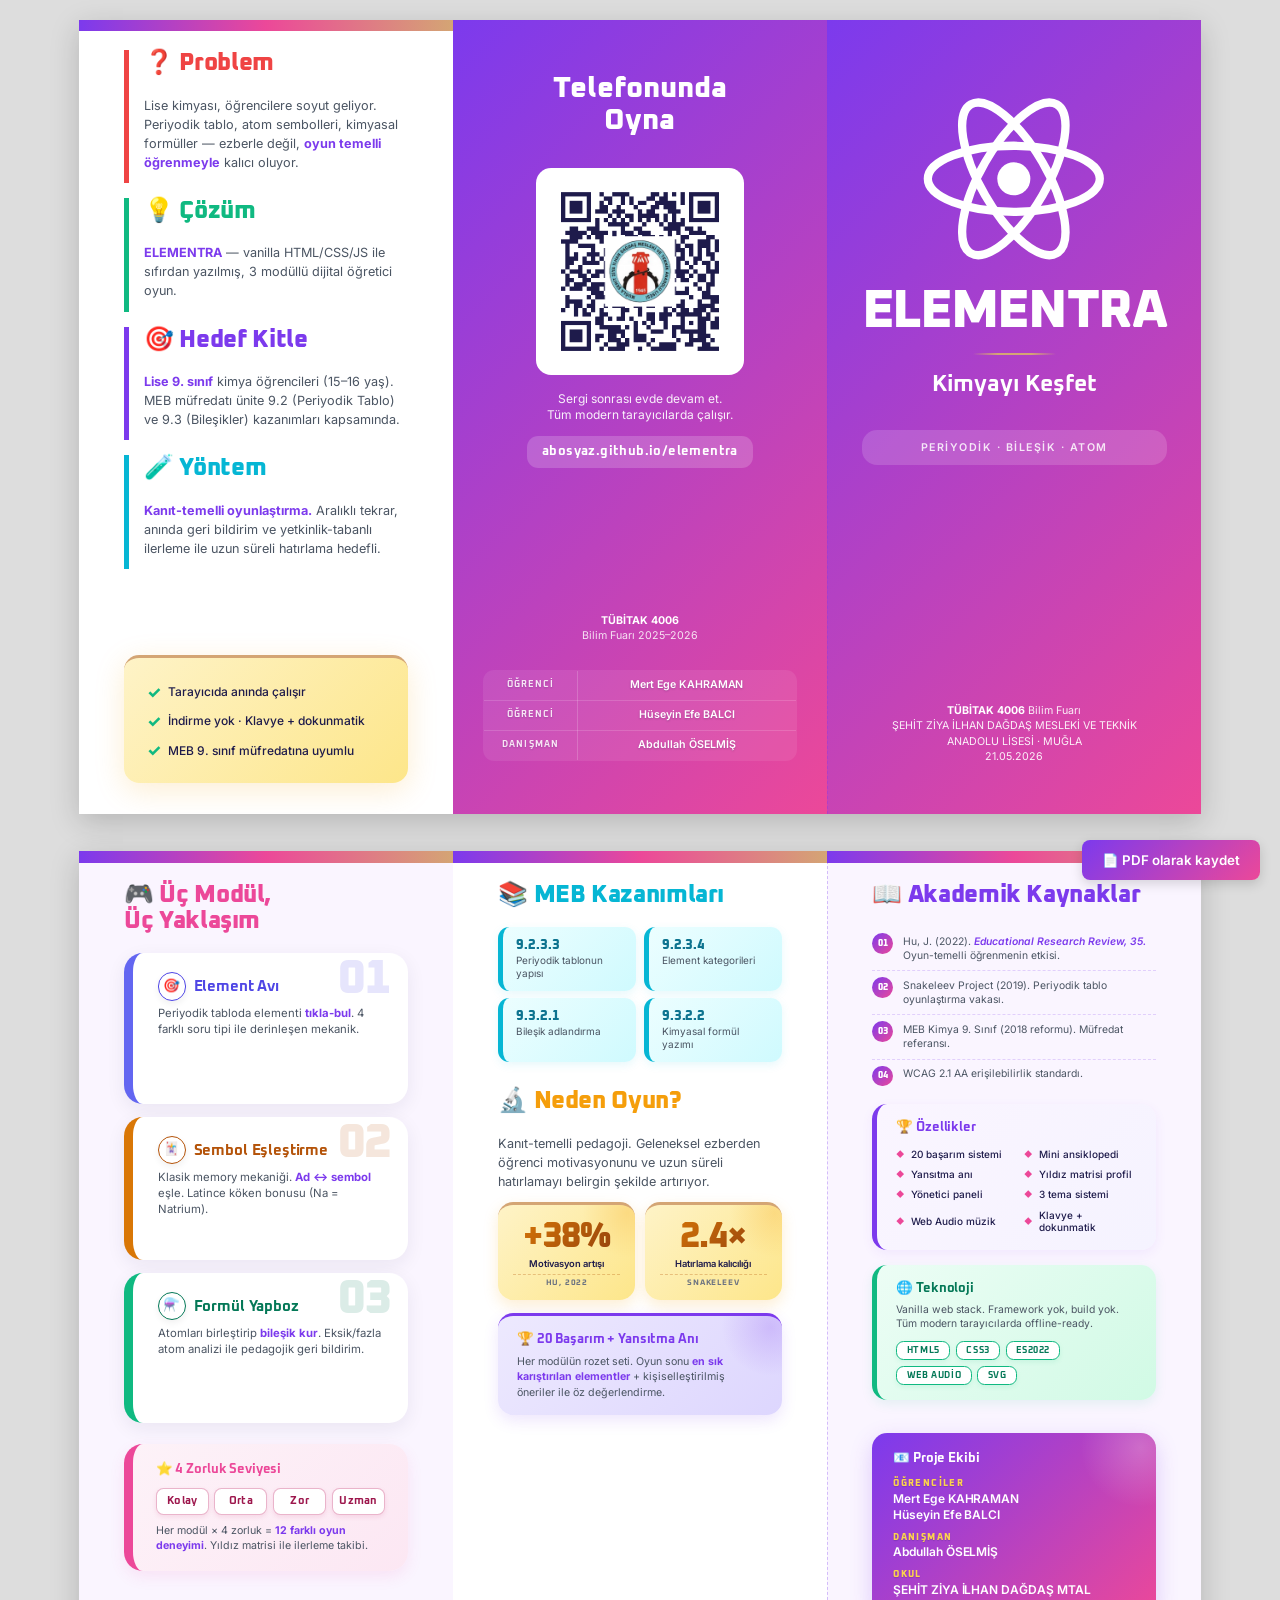
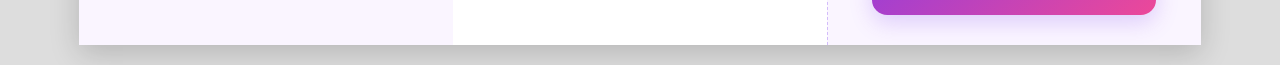
<file: sergi/brosur.html>
<!DOCTYPE html>
<html lang="tr">
<head>
    <meta charset="UTF-8">
    <title>ELEMENTRA — Broşür v2 (TÜBİTAK 4006)</title>

    <link rel="preconnect" href="https://fonts.googleapis.com">
    <link rel="preconnect" href="https://fonts.gstatic.com" crossorigin>
    <link href="https://fonts.googleapis.com/css2?family=Inter:wght@400;500;600;700;800&family=Oxanium:wght@500;700;800&display=swap" rel="stylesheet">

    <style>
        /* ═════════════════════════════════════════════════
           A4 TRIFOLD PRINT — 297 × 210 mm landscape
           ═════════════════════════════════════════════════ */
        @page {
            size: A4 landscape;
            margin: 0;
        }

        * {
            margin: 0;
            padding: 0;
            box-sizing: border-box;
        }

        :root {
            --brand-primary:   #7C3AED;
            --brand-secondary: #EC4899;
            --color-success:   #10B981;
            --color-error:     #EF4444;
            --color-warning:   #F59E0B;
            --color-info:      #06B6D4;
            --text-primary:    #1E1B4B;
            --text-secondary:  #4B5563;
            --text-muted:      #6B7280;
            --surface-0:       #FAF5FF;
            --surface-1:       #FFFFFF;
            --surface-2:       #F3F4F6;
            --grad-brand:      linear-gradient(135deg, #7C3AED 0%, #EC4899 100%);
            --accent-gold:     #D4A574;
            --accent-gold-soft: rgba(212, 165, 116, 0.45);
            --font-display:    'Oxanium', sans-serif;
            --font-body:       'Inter', system-ui, sans-serif;
        }

        html, body {
            background: var(--surface-0);
            color: var(--text-primary);
            font-family: var(--font-body);
            -webkit-print-color-adjust: exact;
            print-color-adjust: exact;
        }

        body {
            display: flex;
            flex-direction: column;
            gap: 10mm;
            padding: 0;
            align-items: center;
        }

        @media screen {
            body {
                padding: 20px;
                background: #ddd;
            }
        }

        /* Sayfa konteyneri */
        .sayfa {
            width: 297mm;
            height: 210mm;
            display: grid;
            grid-template-columns: 1fr 1fr 1fr;
            background: var(--surface-0);
            position: relative;
            page-break-after: always;
        }

        .sayfa:last-child {
            page-break-after: auto;
        }

        @media screen {
            .sayfa {
                box-shadow: 0 8px 28px rgba(0, 0, 0, 0.18);
            }
        }

        /* Katlama kılavuz çizgileri (screen-only) */
        @media screen {
            .sayfa::before,
            .sayfa::after {
                content: '';
                position: absolute;
                top: 0;
                bottom: 0;
                width: 1px;
                border-left: 1px dashed rgba(124, 58, 237, 0.3);
                pointer-events: none;
            }
            .sayfa::before { left: 99mm; }
            .sayfa::after  { left: 198mm; }
        }

        @media print {
            .sayfa::before,
            .sayfa::after { display: none; }
        }

        /* Ortak panel stili */
        .panel {
            padding: 8mm 12mm;
            display: flex;
            flex-direction: column;
            overflow: hidden;
            position: relative;
        }

        /* F5 — Premium üst aksent çizgi (panel-onkapak ve panel-qr hariç) */
        .panel:not(.panel-onkapak):not(.panel-qr)::before {
            content: '';
            position: absolute;
            top: 0;
            left: 0;
            right: 0;
            height: 3mm;
            background: linear-gradient(90deg, var(--brand-primary), var(--brand-secondary), var(--accent-gold));
            -webkit-print-color-adjust: exact;
            print-color-adjust: exact;
        }

        .panel h2 {
            font-family: var(--font-display);
            font-weight: 800;
            font-size: 18pt;
            letter-spacing: -0.015em;
            margin-bottom: 5mm;
            line-height: 1.1;
            display: flex;
            align-items: center;
            gap: 2.5mm;
        }

        .panel h3 {
            font-family: var(--font-display);
            font-weight: 700;
            font-size: 11pt;
            letter-spacing: -0.01em;
            color: var(--text-primary);
            margin-bottom: 2mm;
        }

        .panel p {
            font-family: var(--font-body);
            font-size: 9.5pt;
            line-height: 1.5;
            color: var(--text-secondary);
            margin-bottom: 3mm;
        }

        .panel p strong {
            color: var(--brand-primary);
            font-weight: 700;
        }

        /* ═════════════════════════════════════════════════
           PANEL 1 — Ön Kapak
           ═════════════════════════════════════════════════ */
        .panel-onkapak {
            background: var(--grad-brand);
            color: #FFFFFF;
            justify-content: space-between;
            align-items: center;
            text-align: center;
            padding: 10mm 12mm;
        }

        .panel-onkapak .br-logo {
            width: 56mm;
            height: 56mm;
            margin-top: 4mm;
        }

        .panel-onkapak .br-baslik {
            font-family: var(--font-display);
            font-weight: 800;
            font-size: 40pt;
            letter-spacing: -0.025em;
            line-height: 1;
            color: #FFFFFF;
            margin-bottom: 4mm;
            position: relative;
        }

        .panel-onkapak .br-baslik::after {
            content: '';
            display: block;
            width: 22mm;
            height: 0.6mm;
            margin: 4mm auto 0;
            background: linear-gradient(90deg, transparent, var(--accent-gold) 30%, var(--accent-gold) 70%, transparent);
            border-radius: 1mm;
            -webkit-print-color-adjust: exact;
            print-color-adjust: exact;
        }

        .panel-onkapak .br-slogan {
            font-family: var(--font-display);
            font-weight: 700;
            font-size: 17pt;
            color: #FFFFFF;
            margin-bottom: 8mm;
        }

        .panel-onkapak .br-tag {
            font-family: var(--font-body);
            font-weight: 600;
            font-size: 8pt;
            letter-spacing: 0.14em;
            text-transform: uppercase;
            color: rgba(255, 255, 255, 0.85);
            padding: 3mm 6mm;
            background: rgba(255, 255, 255, 0.15);
            border-radius: 4mm;
        }

        .panel-onkapak .br-alt {
            font-family: var(--font-body);
            font-size: 8pt;
            color: rgba(255, 255, 255, 0.92);
            line-height: 1.45;
            margin-top: auto;
            padding-top: 6mm;
        }

        .panel-onkapak .br-alt strong {
            color: #FFFFFF;
        }

        /* ═════════════════════════════════════════════════
           PANEL 2 — Problem & Çözüm
           ═════════════════════════════════════════════════ */
        .panel-iki {
            background: var(--surface-1);
        }

        .panel-iki .pr-bolum {
            margin-bottom: 4mm;
            padding-left: 4mm;
            border-left: 1.5mm solid;
        }

        .panel-iki .pr-bolum.problem  { border-left-color: var(--color-error); }
        .panel-iki .pr-bolum.cozum    { border-left-color: var(--color-success); }
        .panel-iki .pr-bolum.problem h2 { color: var(--color-error); }
        .panel-iki .pr-bolum.cozum h2   { color: var(--color-success); }

        .panel-iki .pr-vurgu {
            background: linear-gradient(135deg, #FEF3C7, #FDE68A);
            border-radius: 4mm;
            padding: 5mm 6mm;
            margin-top: auto;
            border-top: 0.8mm solid var(--accent-gold);
            box-shadow: 0 2mm 8mm rgba(245, 158, 11, 0.18);
            -webkit-print-color-adjust: exact;
            print-color-adjust: exact;
        }

        .panel-iki .pr-vurgu ul {
            list-style: none;
            padding: 0;
        }

        .panel-iki .pr-vurgu li {
            font-family: var(--font-body);
            font-size: 9pt;
            font-weight: 500;
            color: var(--text-primary);
            padding: 1.2mm 0;
            display: flex;
            align-items: center;
            gap: 2mm;
        }

        .panel-iki .pr-vurgu li::before {
            content: '✓';
            color: var(--color-success);
            font-weight: 800;
            font-size: 12pt;
        }

        /* ═════════════════════════════════════════════════
           PANEL 3 — 3 Modül (PREMIUM v2)
           ═════════════════════════════════════════════════ */
        .panel-modul {
            background: var(--surface-0);
            counter-reset: modul-counter;
        }

        .panel-modul h2 {
            color: var(--brand-secondary);
        }

        .modul-blok {
            position: relative;
            counter-increment: modul-counter;
            background: var(--surface-1);
            border-radius: 5mm;
            padding: 5mm 6.5mm 4.5mm;
            margin-bottom: 3.5mm;
            border-left: 2.5mm solid var(--brand-primary);
            box-shadow: 0 1.5mm 5mm rgba(30, 27, 75, 0.07);
            overflow: hidden;
            -webkit-print-color-adjust: exact;
            print-color-adjust: exact;
        }

        .modul-blok::after {
            content: '0' counter(modul-counter);
            position: absolute;
            top: 0.5mm;
            right: 4.5mm;
            font-family: var(--font-display);
            font-weight: 800;
            font-size: 36pt;
            color: currentColor;
            opacity: 0.14;
            letter-spacing: -0.04em;
            line-height: 1;
            -webkit-print-color-adjust: exact;
            print-color-adjust: exact;
        }

        /* Renk üçlüsü — uygulamadaki modül kartlarıyla birebir */
        .modul-blok.mod-1 { border-left-color: #6366F1; color: #4F46E5; }
        .modul-blok.mod-2 { border-left-color: #D97706; color: #B45309; }
        .modul-blok.mod-3 { border-left-color: #10B981; color: #047857; }

        .modul-blok h3 {
            font-size: 11pt;
            color: var(--brand-primary);
            margin-bottom: 1.5mm;
            display: flex;
            align-items: center;
            gap: 2mm;
            position: relative;
            z-index: 1;
        }

        .modul-blok.mod-1 h3 { color: #4F46E5; }
        .modul-blok.mod-2 h3 { color: #B45309; }
        .modul-blok.mod-3 h3 { color: #047857; }

        .modul-blok .modul-ikon {
            width: 7.5mm;
            height: 7.5mm;
            border-radius: 50%;
            background: var(--surface-1);
            border: 0.5mm solid currentColor;
            display: inline-flex;
            align-items: center;
            justify-content: center;
            font-size: 10pt;
            line-height: 1;
            flex-shrink: 0;
            box-shadow: 0 0.8mm 2mm rgba(0, 0, 0, 0.06);
            -webkit-print-color-adjust: exact;
            print-color-adjust: exact;
        }

        .modul-blok p {
            font-size: 8.5pt;
            margin-bottom: 2mm;
            line-height: 1.4;
            position: relative;
            z-index: 1;
        }

        .modul-blok .modul-meta {
            display: flex;
            gap: 1.5mm;
            flex-wrap: wrap;
            position: relative;
            z-index: 1;
        }

        .modul-blok .modul-meta span {
            font-family: var(--font-display);
            font-weight: 700;
            font-size: 6.5pt;
            padding: 0.9mm 2.5mm;
            border-radius: 1.5mm;
            background: currentColor;
            color: #FFFFFF !important;
            letter-spacing: 0.06em;
            text-transform: uppercase;
            -webkit-print-color-adjust: exact;
            print-color-adjust: exact;
        }

        /* ═════════════════════════════════════════════════
           PANEL 4 — Kazanımlar + Neden Oyun? (PREMIUM v2)
           ═════════════════════════════════════════════════ */
        .panel-kazanim {
            background: var(--surface-1);
        }

        .panel-kazanim h2 {
            color: var(--color-info);
        }

        /* MEB Kazanım Grid — tablo yerine kart grid */
        .kazanim-grid {
            display: grid;
            grid-template-columns: 1fr 1fr;
            gap: 2mm;
            margin-bottom: 4mm;
        }

        .kazanim-kart {
            background: linear-gradient(135deg, #ECFEFF 0%, #CFFAFE 100%);
            border-radius: 3mm;
            padding: 2.8mm 3.5mm;
            border-left: 1.5mm solid var(--color-info);
            box-shadow: 0 0.8mm 2.5mm rgba(6, 182, 212, 0.10);
            -webkit-print-color-adjust: exact;
            print-color-adjust: exact;
        }

        .kazanim-kart .kazanim-kod {
            font-family: var(--font-display);
            font-weight: 800;
            font-size: 10pt;
            color: #0E7490;
            letter-spacing: -0.01em;
            line-height: 1.1;
            font-feature-settings: 'tnum';
            margin-bottom: 0.5mm;
        }

        .kazanim-kart .kazanim-baslik {
            font-size: 7.5pt;
            color: var(--text-secondary);
            line-height: 1.3;
        }

        .neden-blok h2 {
            color: var(--color-warning);
            margin-top: 3mm;
        }

        .stat-grid {
            display: grid;
            grid-template-columns: 1fr 1fr;
            gap: 2.5mm;
            margin-top: 3mm;
        }

        .stat-kart {
            background: linear-gradient(135deg, #FEF3C7, #FDE68A);
            border-radius: 4mm;
            padding: 4mm 4mm 3mm;
            text-align: center;
            border-top: 0.8mm solid var(--accent-gold);
            box-shadow: 0 1.5mm 4mm rgba(245, 158, 11, 0.18);
            position: relative;
            overflow: hidden;
            -webkit-print-color-adjust: exact;
            print-color-adjust: exact;
        }

        .stat-kart::before {
            content: '';
            position: absolute;
            top: -10mm;
            right: -10mm;
            width: 24mm;
            height: 24mm;
            background: radial-gradient(circle, rgba(245, 158, 11, 0.22), transparent 70%);
            border-radius: 50%;
            -webkit-print-color-adjust: exact;
            print-color-adjust: exact;
        }

        .stat-kart > * {
            position: relative;
            z-index: 1;
        }

        .stat-kart .stat-deger {
            font-family: var(--font-display);
            font-weight: 800;
            font-size: 26pt;
            font-feature-settings: 'tnum';
            letter-spacing: -0.025em;
            background: linear-gradient(135deg, #D97706 0%, #92400E 100%);
            -webkit-background-clip: text;
            -webkit-text-fill-color: transparent;
            background-clip: text;
            line-height: 1;
            display: block;
            margin-bottom: 0.8mm;
            -webkit-print-color-adjust: exact;
            print-color-adjust: exact;
        }

        .stat-kart .stat-etiket {
            font-size: 7pt;
            color: var(--text-primary);
            line-height: 1.3;
            font-weight: 600;
            display: block;
            margin-bottom: 1mm;
        }

        .stat-kart .stat-kaynak {
            font-family: var(--font-display);
            font-size: 6pt;
            color: var(--text-muted);
            letter-spacing: 0.10em;
            text-transform: uppercase;
            font-weight: 700;
            display: block;
            padding-top: 1mm;
            border-top: 0.3mm dashed rgba(180, 83, 9, 0.30);
        }

        /* ═════════════════════════════════════════════════
           PANEL 5 — Akademik Kaynak + İletişim (PREMIUM v2)
           ═════════════════════════════════════════════════ */
        .panel-kaynak {
            background: var(--surface-0);
        }

        .panel-kaynak h2 {
            color: var(--brand-primary);
        }

        /* Akademik Kaynaklar — premium numaralı liste */
        .kaynak-liste {
            list-style: none;
            padding: 0;
            margin-bottom: 4mm;
            counter-reset: kaynak;
        }

        .kaynak-liste li {
            font-size: 7.8pt;
            color: var(--text-secondary);
            line-height: 1.35;
            padding: 2mm 0 2mm 8mm;
            position: relative;
            border-bottom: 0.3pt dashed rgba(124, 58, 237, 0.20);
            counter-increment: kaynak;
        }

        .kaynak-liste li:last-child {
            border-bottom: none;
        }

        .kaynak-liste li::before {
            content: counter(kaynak, decimal-leading-zero);
            position: absolute;
            left: 0;
            top: 1.6mm;
            width: 5.5mm;
            height: 5.5mm;
            border-radius: 50%;
            background: var(--grad-brand);
            color: #FFFFFF;
            font-family: var(--font-display);
            font-weight: 800;
            font-size: 6.5pt;
            display: flex;
            align-items: center;
            justify-content: center;
            letter-spacing: 0.02em;
            -webkit-print-color-adjust: exact;
            print-color-adjust: exact;
        }

        .kaynak-liste li em {
            font-style: italic;
            color: var(--brand-primary);
            font-weight: 600;
        }

        /* Özellikler — 2 sütun premium grid */
        .ozellik-liste {
            background: linear-gradient(135deg, #FAF5FF, #F5F3FF);
            border-radius: 4mm;
            padding: 4mm 5mm;
            margin-bottom: 4mm;
            border-left: 1.5mm solid var(--brand-primary);
            box-shadow: 0 1mm 3mm rgba(124, 58, 237, 0.07);
            -webkit-print-color-adjust: exact;
            print-color-adjust: exact;
        }

        .ozellik-liste h3 {
            font-size: 10pt;
            margin-bottom: 2.5mm;
            color: var(--brand-primary);
        }

        .ozellik-liste ul {
            list-style: none;
            padding: 0;
            display: grid;
            grid-template-columns: 1fr 1fr;
            gap: 1mm 4mm;
        }

        .ozellik-liste li {
            font-size: 7.5pt;
            color: var(--text-primary);
            padding: 0.6mm 0;
            display: flex;
            align-items: center;
            gap: 1.8mm;
            font-weight: 500;
        }

        .ozellik-liste li::before {
            content: '◆';
            color: var(--brand-secondary);
            font-size: 6pt;
            -webkit-print-color-adjust: exact;
            print-color-adjust: exact;
        }

        /* İletişim Kartı — brand gradient (ön kapakla uyum) */
        .iletisim-kart {
            background: var(--grad-brand);
            border-radius: 4mm;
            padding: 4.5mm 5.5mm;
            margin-top: auto;
            color: #FFFFFF;
            position: relative;
            overflow: hidden;
            box-shadow: 0 2mm 6mm rgba(124, 58, 237, 0.22);
            -webkit-print-color-adjust: exact;
            print-color-adjust: exact;
        }

        .iletisim-kart::before {
            content: '';
            position: absolute;
            top: -12mm;
            right: -12mm;
            width: 32mm;
            height: 32mm;
            background: radial-gradient(circle, rgba(255, 255, 255, 0.22), transparent 70%);
            border-radius: 50%;
            pointer-events: none;
            -webkit-print-color-adjust: exact;
            print-color-adjust: exact;
        }

        .iletisim-kart h3 {
            font-size: 10pt;
            color: #FFFFFF;
            margin-bottom: 3mm;
            position: relative;
            z-index: 1;
            display: flex;
            align-items: center;
            gap: 1.5mm;
        }

        /* Etiket-değer hiyerarşi: küçük UPPERCASE altın etiket + büyük beyaz değer */
        .iletisim-kart .iletisim-satir {
            position: relative;
            z-index: 1;
            margin-bottom: 2.5mm;
        }

        .iletisim-kart .iletisim-satir:last-child {
            margin-bottom: 0;
        }

        .iletisim-kart .iletisim-etiket {
            display: block;
            font-family: var(--font-display);
            font-size: 6.5pt;
            font-weight: 800;
            color: #FCD34D;
            letter-spacing: 0.16em;
            text-transform: uppercase;
            margin-bottom: 0.5mm;
            text-shadow: 0 1px 1px rgba(30, 27, 75, 0.2);
            -webkit-print-color-adjust: exact;
            print-color-adjust: exact;
        }

        .iletisim-kart .iletisim-deger {
            display: block;
            font-size: 9pt;
            color: #FFFFFF;
            font-weight: 600;
            line-height: 1.3;
            letter-spacing: -0.005em;
        }

        /* ═════════════════════════════════════════════════
           EK BLOKLAR — Panel 2/3/4/5 içerik genişletme
           ═════════════════════════════════════════════════ */
        .panel-iki .pr-bolum.hedef    { border-left-color: var(--brand-primary); }
        .panel-iki .pr-bolum.yontem   { border-left-color: var(--color-info); }
        .panel-iki .pr-bolum.hedef h2  { color: var(--brand-primary); }
        .panel-iki .pr-bolum.yontem h2 { color: var(--color-info); }

        /* Zorluk Bloğu — premium pembe gradient + pill chips */
        .panel-modul .zorluk-blok {
            background: linear-gradient(135deg, #FDF2F8, #FCE7F3);
            border-radius: 5mm;
            padding: 4.5mm 6mm;
            margin-top: 2mm;
            border-left: 2.5mm solid var(--brand-secondary);
            box-shadow: 0 1.5mm 4mm rgba(236, 72, 153, 0.10);
            -webkit-print-color-adjust: exact;
            print-color-adjust: exact;
        }
        .panel-modul .zorluk-blok h3 {
            font-size: 10pt;
            color: var(--brand-secondary);
            margin-bottom: 2.5mm;
        }
        .panel-modul .zorluk-grid {
            display: grid;
            grid-template-columns: repeat(4, 1fr);
            gap: 1.5mm;
            margin-bottom: 2.5mm;
        }
        .panel-modul .zorluk-grid span {
            background: #FFFFFF;
            color: #9D174D;
            border: 0.4mm solid rgba(190, 24, 93, 0.32);
            font-family: var(--font-display);
            font-weight: 700;
            font-size: 8pt;
            padding: 1.6mm 1mm;
            border-radius: 2mm;
            text-align: center;
            letter-spacing: 0.02em;
            box-shadow: 0 0.5mm 1.5mm rgba(190, 24, 93, 0.10);
            -webkit-print-color-adjust: exact;
            print-color-adjust: exact;
        }
        .panel-modul .zorluk-blok p {
            font-size: 8pt;
            margin-bottom: 0;
            line-height: 1.4;
        }

        /* Başarım Bloğu — premium showcase + rozet pattern */
        .panel-kazanim .basarim-blok {
            background: linear-gradient(135deg, #EDE9FE, #DDD6FE);
            border-radius: 4mm;
            padding: 4mm 5mm;
            margin-top: 3.5mm;
            border-top: 0.8mm solid var(--brand-primary);
            box-shadow: 0 1.5mm 4mm rgba(124, 58, 237, 0.13);
            position: relative;
            overflow: hidden;
            -webkit-print-color-adjust: exact;
            print-color-adjust: exact;
        }
        .panel-kazanim .basarim-blok::before {
            content: '';
            position: absolute;
            top: -10mm;
            right: -10mm;
            width: 26mm;
            height: 26mm;
            background: radial-gradient(circle, rgba(124, 58, 237, 0.20), transparent 70%);
            border-radius: 50%;
            -webkit-print-color-adjust: exact;
            print-color-adjust: exact;
        }
        .panel-kazanim .basarim-blok > * {
            position: relative;
            z-index: 1;
        }
        .panel-kazanim .basarim-blok h3 {
            font-size: 10pt;
            color: var(--brand-primary);
            margin-bottom: 1.5mm;
        }
        .panel-kazanim .basarim-blok p {
            font-size: 8pt;
            margin-bottom: 0;
            line-height: 1.45;
        }

        /* Teknoloji Bloğu — premium badge stack */
        .panel-kaynak .teknoloji-blok {
            background: linear-gradient(135deg, #ECFDF5, #D1FAE5);
            border-radius: 4mm;
            padding: 4mm 5mm;
            margin-bottom: 4mm;
            border-left: 1.5mm solid var(--color-success);
            box-shadow: 0 1mm 3mm rgba(16, 185, 129, 0.10);
            -webkit-print-color-adjust: exact;
            print-color-adjust: exact;
        }
        .panel-kaynak .teknoloji-blok h3 {
            font-size: 10pt;
            color: #047857;
            margin-bottom: 1.5mm;
        }
        .panel-kaynak .teknoloji-blok p {
            font-size: 7.8pt;
            margin-bottom: 2.5mm;
            line-height: 1.4;
        }
        .panel-kaynak .tek-badges {
            display: flex;
            flex-wrap: wrap;
            gap: 1.5mm;
        }
        .panel-kaynak .tek-badge {
            font-family: var(--font-display);
            font-weight: 700;
            font-size: 6.5pt;
            padding: 0.8mm 2.5mm;
            background: #FFFFFF;
            border: 0.4mm solid var(--color-success);
            color: #047857;
            border-radius: 2mm;
            letter-spacing: 0.07em;
            text-transform: uppercase;
            box-shadow: 0 0.5mm 1.5mm rgba(16, 185, 129, 0.10);
            -webkit-print-color-adjust: exact;
            print-color-adjust: exact;
        }

        /* ═════════════════════════════════════════════════
           PANEL 6 — Arka Kapak / QR
           ═════════════════════════════════════════════════ */
        .panel-qr {
            background: var(--grad-brand);
            color: #FFFFFF;
            justify-content: center;
            align-items: center;
            text-align: center;
            padding: 14mm 8mm;
        }

        .panel-qr .qr-baslik {
            font-family: var(--font-display);
            font-weight: 800;
            font-size: 22pt;
            color: #FFFFFF;
            margin-bottom: 4mm;
            line-height: 1.1;
        }

        .panel-qr .qr-placeholder {
            width: 55mm;
            height: 55mm;
            background: #FFFFFF;
            border-radius: 4mm;
            padding: 2mm;
            margin: 4mm 0;
            overflow: hidden;
        }

        .panel-qr .qr-placeholder img {
            width: 100%;
            height: 100%;
            object-fit: contain;
            display: block;
        }

        .panel-qr .qr-aciklama {
            font-size: 9pt;
            color: rgba(255, 255, 255, 0.92);
            line-height: 1.4;
            margin-bottom: 3mm;
        }

        .panel-qr .qr-url {
            font-family: var(--font-display);
            font-weight: 700;
            font-size: 10pt;
            color: #FFFFFF;
            padding: 2mm 4mm;
            background: rgba(255, 255, 255, 0.18);
            border-radius: 3mm;
            letter-spacing: 0.03em;
            margin-bottom: 5mm;
        }

        .panel-qr .qr-alt {
            font-size: 8pt;
            color: rgba(255, 255, 255, 0.85);
            line-height: 1.4;
            margin-top: auto;
        }

        .panel-qr .qr-alt strong {
            color: #FFFFFF;
        }

        /* Ekip Tablosu — QR şeridi altında, premium glass */
        .panel-qr .qr-ekip-tablo {
            margin-top: 4mm;
            width: 100%;
            border-collapse: collapse;
            background: rgba(255, 255, 255, 0.08);
            border-radius: 3mm;
            overflow: hidden;
            border: 0.4mm solid rgba(255, 255, 255, 0.22);
            -webkit-print-color-adjust: exact;
            print-color-adjust: exact;
        }
        .panel-qr .qr-ekip-tablo td {
            padding: 2mm 3.5mm;
            color: #FFFFFF;
            font-size: 8pt;
            line-height: 1.3;
            border-bottom: 0.25mm solid rgba(255, 255, 255, 0.15);
            text-shadow: 0 1px 2px rgba(30, 27, 75, 0.25);
        }
        .panel-qr .qr-ekip-tablo tr:last-child td {
            border-bottom: none;
        }
        .panel-qr .qr-ekip-tablo td:first-child {
            font-family: var(--font-display);
            font-weight: 700;
            font-size: 7pt;
            letter-spacing: 0.12em;
            text-transform: uppercase;
            opacity: 0.85;
            white-space: nowrap;
            width: 30%;
            border-right: 0.25mm solid rgba(255, 255, 255, 0.18);
        }
        .panel-qr .qr-ekip-tablo td:last-child {
            font-weight: 600;
            letter-spacing: -0.005em;
        }

        /* ═════════════════════════════════════════════════
           Print yardımcı butonu
           ═════════════════════════════════════════════════ */
        .no-print {
            position: fixed;
            bottom: 20px;
            right: 20px;
            z-index: 999;
            background: var(--grad-brand);
            color: #FFFFFF;
            padding: 12px 20px;
            border: none;
            border-radius: 8px;
            font-family: var(--font-body);
            font-weight: 600;
            cursor: pointer;
            box-shadow: 0 4px 12px rgba(0, 0, 0, 0.15);
        }

        @media print {
            .no-print { display: none; }
            body { padding: 0; background: white; }
        }
    </style>
</head>
<body>

    <!-- ═══════════════════════════════════════════════════
         SAYFA 1 — Dış Yüz (katlandığında görünür)
         Yeni sıra: 2 İÇ FLY (sol) | 6 ARKA KAPAK (orta) | 1 ÖN KAPAK (sağ)
         ═══════════════════════════════════════════════════ -->
    <div class="sayfa">

        <!-- PANEL 2 — Problem & Çözüm (SOL) -->
        <div class="panel panel-iki">
            <div class="pr-bolum problem">
                <h2>❓ Problem</h2>
                <p>
                    Lise kimyası, öğrencilere soyut geliyor. Periyodik tablo,
                    atom sembolleri, kimyasal formüller — ezberle değil,
                    <strong>oyun temelli öğrenmeyle</strong> kalıcı oluyor.
                </p>
            </div>

            <div class="pr-bolum cozum">
                <h2>💡 Çözüm</h2>
                <p>
                    <strong>ELEMENTRA</strong> — vanilla HTML/CSS/JS ile sıfırdan
                    yazılmış, 3 modüllü dijital öğretici oyun.
                </p>
            </div>

            <div class="pr-bolum hedef">
                <h2>🎯 Hedef Kitle</h2>
                <p>
                    <strong>Lise 9. sınıf</strong> kimya öğrencileri (15–16 yaş).
                    MEB müfredatı ünite 9.2 (Periyodik Tablo) ve 9.3 (Bileşikler)
                    kazanımları kapsamında.
                </p>
            </div>

            <div class="pr-bolum yontem">
                <h2>🧪 Yöntem</h2>
                <p>
                    <strong>Kanıt-temelli oyunlaştırma.</strong> Aralıklı tekrar,
                    anında geri bildirim ve yetkinlik-tabanlı ilerleme ile
                    uzun süreli hatırlama hedefli.
                </p>
            </div>

            <div class="pr-vurgu">
                <ul>
                    <li>Tarayıcıda anında çalışır</li>
                    <li>İndirme yok · Klavye + dokunmatik</li>
                    <li>MEB 9. sınıf müfredatına uyumlu</li>
                </ul>
            </div>
        </div>

        <!-- PANEL 6 — Arka Kapak / QR (ORTA, ters çevrilince görünür) -->
        <div class="panel panel-qr">
            <h1 class="qr-baslik">Telefonunda<br>Oyna</h1>
            <div class="qr-placeholder">
                <img src="qr.png" alt="QR kodu — Elementra'yı telefonda oyna">
            </div>
            <p class="qr-aciklama">
                Sergi sonrası evde devam et.<br>
                Tüm modern tarayıcılarda çalışır.
            </p>
            <div class="qr-url">abosyaz.github.io/elementra</div>
            <p class="qr-alt">
                <strong>TÜBİTAK 4006</strong><br>
                Bilim Fuarı 2025–2026
            </p>
            <table class="qr-ekip-tablo">
                <tr>
                    <td>Öğrenci</td>
                    <td>Mert Ege KAHRAMAN</td>
                </tr>
                <tr>
                    <td>Öğrenci</td>
                    <td>Hüseyin Efe BALCI</td>
                </tr>
                <tr>
                    <td>Danışman</td>
                    <td>Abdullah ÖSELMİŞ</td>
                </tr>
            </table>
        </div>

        <!-- PANEL 1 — Ön Kapak (SAĞ, dışta görünür) -->
        <div class="panel panel-onkapak">
            <svg class="br-logo" viewBox="0 0 64 64" xmlns="http://www.w3.org/2000/svg">
                <circle cx="32" cy="32" r="5" fill="#FFFFFF"/>
                <ellipse cx="32" cy="32" rx="26" ry="10" fill="none" stroke="#FFFFFF" stroke-width="2.5"/>
                <ellipse cx="32" cy="32" rx="26" ry="10" fill="none" stroke="#FFFFFF" stroke-width="2.5" transform="rotate(60 32 32)"/>
                <ellipse cx="32" cy="32" rx="26" ry="10" fill="none" stroke="#FFFFFF" stroke-width="2.5" transform="rotate(-60 32 32)"/>
            </svg>
            <div>
                <h1 class="br-baslik">ELEMENTRA</h1>
                <div class="br-slogan">Kimyayı Keşfet</div>
                <div class="br-tag">Periyodik · Bileşik · Atom</div>
            </div>
            <p class="br-alt">
                <strong>TÜBİTAK 4006</strong> Bilim Fuarı<br>
                ŞEHİT ZİYA İLHAN DAĞDAŞ MESLEKİ VE TEKNİK ANADOLU LİSESİ · MUĞLA<br>
                21.05.2026
            </p>
        </div>
    </div>

    <!-- ═══════════════════════════════════════════════════
         SAYFA 2 — Arka Taraf (katlandığında içte)
         Panel sırası: 3 MODÜL | 4 KAZANIM | 5 KAYNAK
         ═══════════════════════════════════════════════════ -->
    <div class="sayfa">

        <!-- PANEL 3 — 3 Modül -->
        <div class="panel panel-modul">
            <h2>🎮 Üç Modül,<br>Üç Yaklaşım</h2>

            <div class="modul-blok mod-1">
                <h3><span class="modul-ikon">🎯</span>Element Avı</h3>
                <p>
                    Periyodik tabloda elementi <strong>tıkla-bul</strong>.
                    4 farklı soru tipi ile derinleşen mekanik.
                </p>
                <div class="modul-meta">
                    <span>36 element</span>
                    <span>4 zorluk</span>
                    <span>4 soru tipi</span>
                </div>
            </div>

            <div class="modul-blok mod-2">
                <h3><span class="modul-ikon">🃏</span>Sembol Eşleştirme</h3>
                <p>
                    Klasik memory mekaniği. <strong>Ad ↔ sembol</strong> eşle.
                    Latince köken bonusu (Na = Natrium).
                </p>
                <div class="modul-meta">
                    <span>36 element</span>
                    <span>4 zorluk</span>
                    <span>Memory</span>
                </div>
            </div>

            <div class="modul-blok mod-3">
                <h3><span class="modul-ikon">⚗️</span>Formül Yapboz</h3>
                <p>
                    Atomları birleştirip <strong>bileşik kur</strong>.
                    Eksik/fazla atom analizi ile pedagojik geri bildirim.
                </p>
                <div class="modul-meta">
                    <span>24 bileşik</span>
                    <span>4 zorluk</span>
                    <span>Atom analizi</span>
                </div>
            </div>

            <div class="zorluk-blok">
                <h3>⭐ 4 Zorluk Seviyesi</h3>
                <div class="zorluk-grid">
                    <span>Kolay</span>
                    <span>Orta</span>
                    <span>Zor</span>
                    <span>Uzman</span>
                </div>
                <p>
                    Her modül × 4 zorluk = <strong>12 farklı oyun deneyimi</strong>.
                    Yıldız matrisi ile ilerleme takibi.
                </p>
            </div>
        </div>

        <!-- PANEL 4 — Kazanımlar + Neden Oyun? -->
        <div class="panel panel-kazanim">
            <h2>📚 MEB Kazanımları</h2>
            <div class="kazanim-grid">
                <div class="kazanim-kart">
                    <div class="kazanim-kod">9.2.3.3</div>
                    <div class="kazanim-baslik">Periyodik tablonun yapısı</div>
                </div>
                <div class="kazanim-kart">
                    <div class="kazanim-kod">9.2.3.4</div>
                    <div class="kazanim-baslik">Element kategorileri</div>
                </div>
                <div class="kazanim-kart">
                    <div class="kazanim-kod">9.3.2.1</div>
                    <div class="kazanim-baslik">Bileşik adlandırma</div>
                </div>
                <div class="kazanim-kart">
                    <div class="kazanim-kod">9.3.2.2</div>
                    <div class="kazanim-baslik">Kimyasal formül yazımı</div>
                </div>
            </div>

            <div class="neden-blok">
                <h2>🔬 Neden Oyun?</h2>
                <p>Kanıt-temelli pedagoji. Geleneksel ezberden öğrenci motivasyonunu ve uzun süreli hatırlamayı belirgin şekilde artırıyor.</p>

                <div class="stat-grid">
                    <div class="stat-kart">
                        <span class="stat-deger">+38%</span>
                        <span class="stat-etiket">Motivasyon artışı</span>
                        <span class="stat-kaynak">Hu, 2022</span>
                    </div>
                    <div class="stat-kart">
                        <span class="stat-deger">2.4×</span>
                        <span class="stat-etiket">Hatırlama kalıcılığı</span>
                        <span class="stat-kaynak">Snakeleev</span>
                    </div>
                </div>
            </div>

            <div class="basarim-blok">
                <h3>🏆 20 Başarım + Yansıtma Anı</h3>
                <p>
                    Her modülün rozet seti. Oyun sonu
                    <strong>en sık karıştırılan elementler</strong> + kişiselleştirilmiş
                    öneriler ile öz değerlendirme.
                </p>
            </div>
        </div>

        <!-- PANEL 5 — Akademik Kaynak + İletişim -->
        <div class="panel panel-kaynak">
            <h2>📖 Akademik Kaynaklar</h2>
            <ol class="kaynak-liste">
                <li>Hu, J. (2022). <em>Educational Research Review, 35.</em> Oyun-temelli öğrenmenin etkisi.</li>
                <li>Snakeleev Project (2019). Periyodik tablo oyunlaştırma vakası.</li>
                <li>MEB Kimya 9. Sınıf (2018 reformu). Müfredat referansı.</li>
                <li>WCAG 2.1 AA erişilebilirlik standardı.</li>
            </ol>

            <div class="ozellik-liste">
                <h3>🏆 Özellikler</h3>
                <ul>
                    <li>20 başarım sistemi</li>
                    <li>Mini ansiklopedi</li>
                    <li>Yansıtma anı</li>
                    <li>Yıldız matrisi profil</li>
                    <li>Yönetici paneli</li>
                    <li>3 tema sistemi</li>
                    <li>Web Audio müzik</li>
                    <li>Klavye + dokunmatik</li>
                </ul>
            </div>

            <div class="teknoloji-blok">
                <h3>🌐 Teknoloji</h3>
                <p>Vanilla web stack. Framework yok, build yok. Tüm modern tarayıcılarda offline-ready.</p>
                <div class="tek-badges">
                    <span class="tek-badge">HTML5</span>
                    <span class="tek-badge">CSS3</span>
                    <span class="tek-badge">ES2022</span>
                    <span class="tek-badge">Web Audio</span>
                    <span class="tek-badge">SVG</span>
                </div>
            </div>

            <div class="iletisim-kart">
                <h3>📧 Proje Ekibi</h3>
                <div class="iletisim-satir">
                    <span class="iletisim-etiket">Öğrenciler</span>
                    <span class="iletisim-deger">Mert Ege KAHRAMAN</span>
                    <span class="iletisim-deger">Hüseyin Efe BALCI</span>
                </div>
                <div class="iletisim-satir">
                    <span class="iletisim-etiket">Danışman</span>
                    <span class="iletisim-deger">Abdullah ÖSELMİŞ</span>
                </div>
                <div class="iletisim-satir">
                    <span class="iletisim-etiket">Okul</span>
                    <span class="iletisim-deger">ŞEHİT ZİYA İLHAN DAĞDAŞ MTAL</span>
                </div>
            </div>
        </div>
    </div>

    <!-- Print yardımcı butonu -->
    <button class="no-print" onclick="window.print()">📄 PDF olarak kaydet</button>

</body>
</html>
</file>
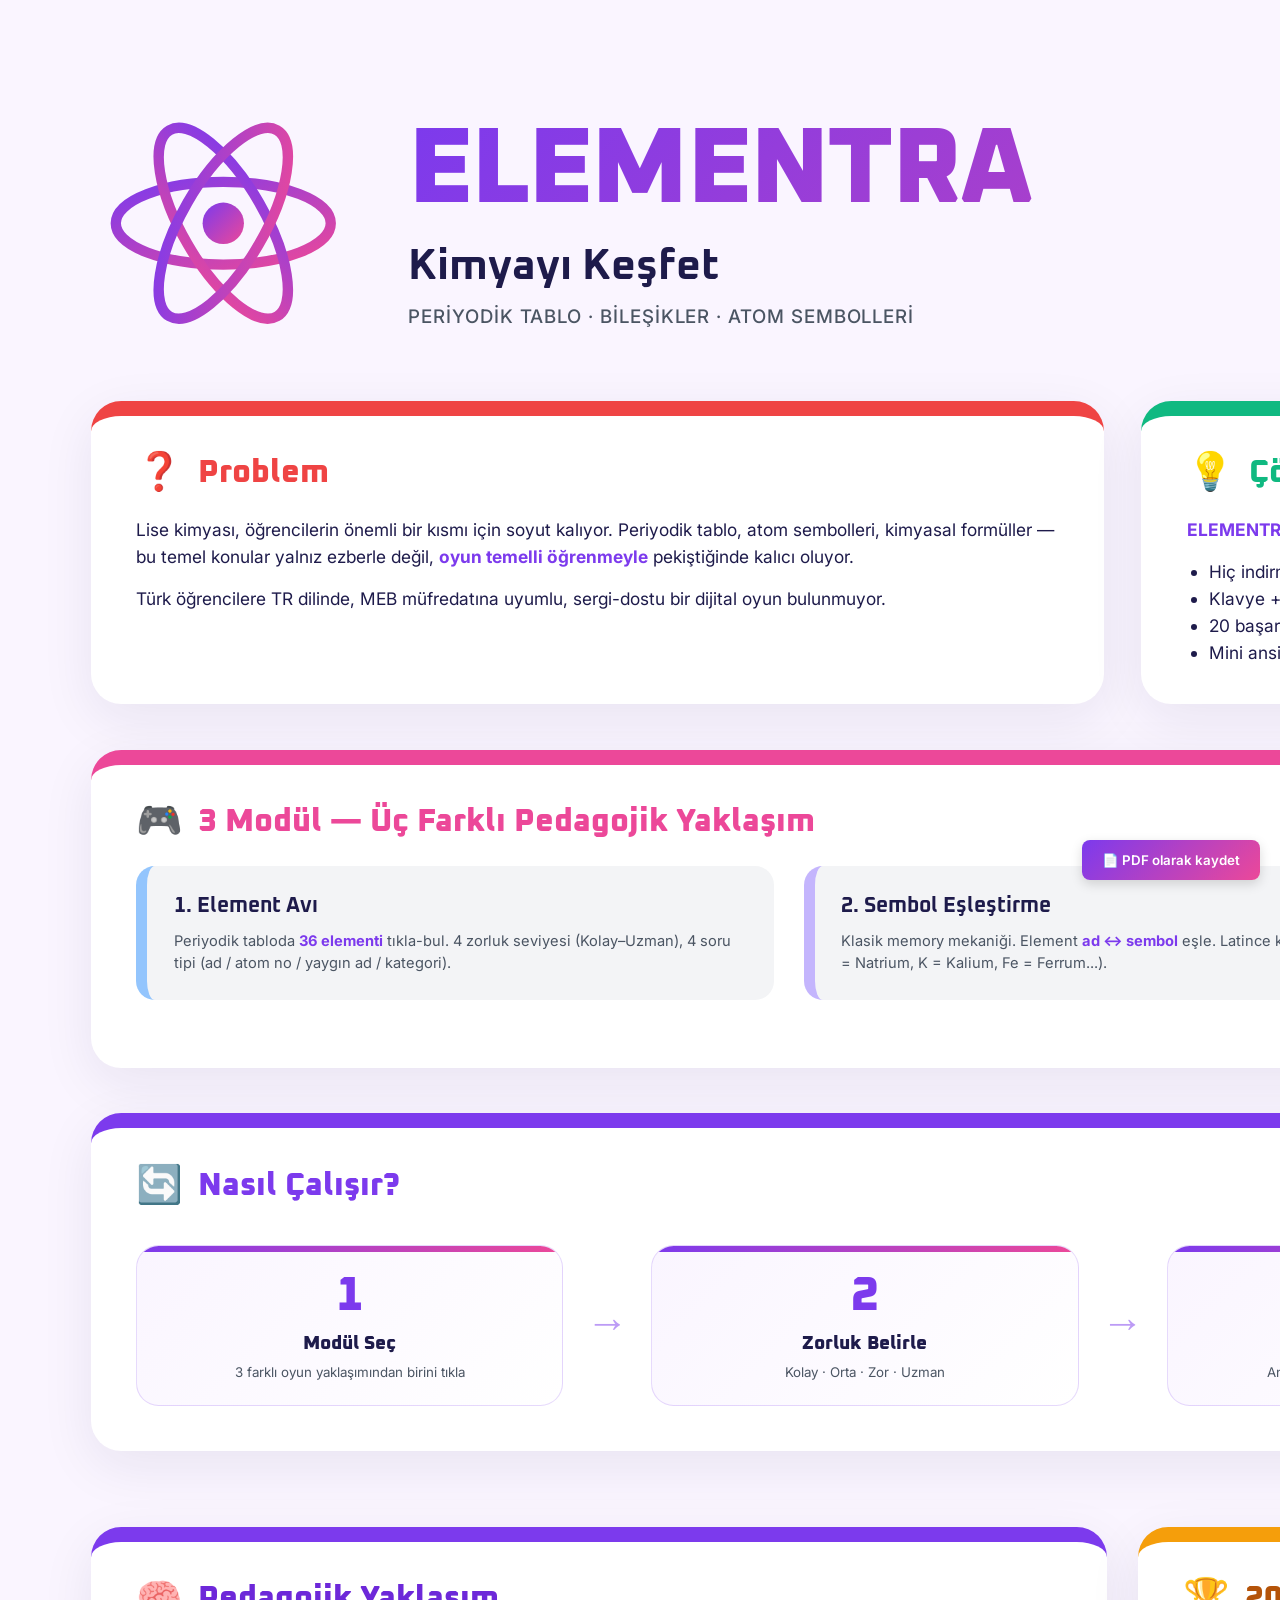
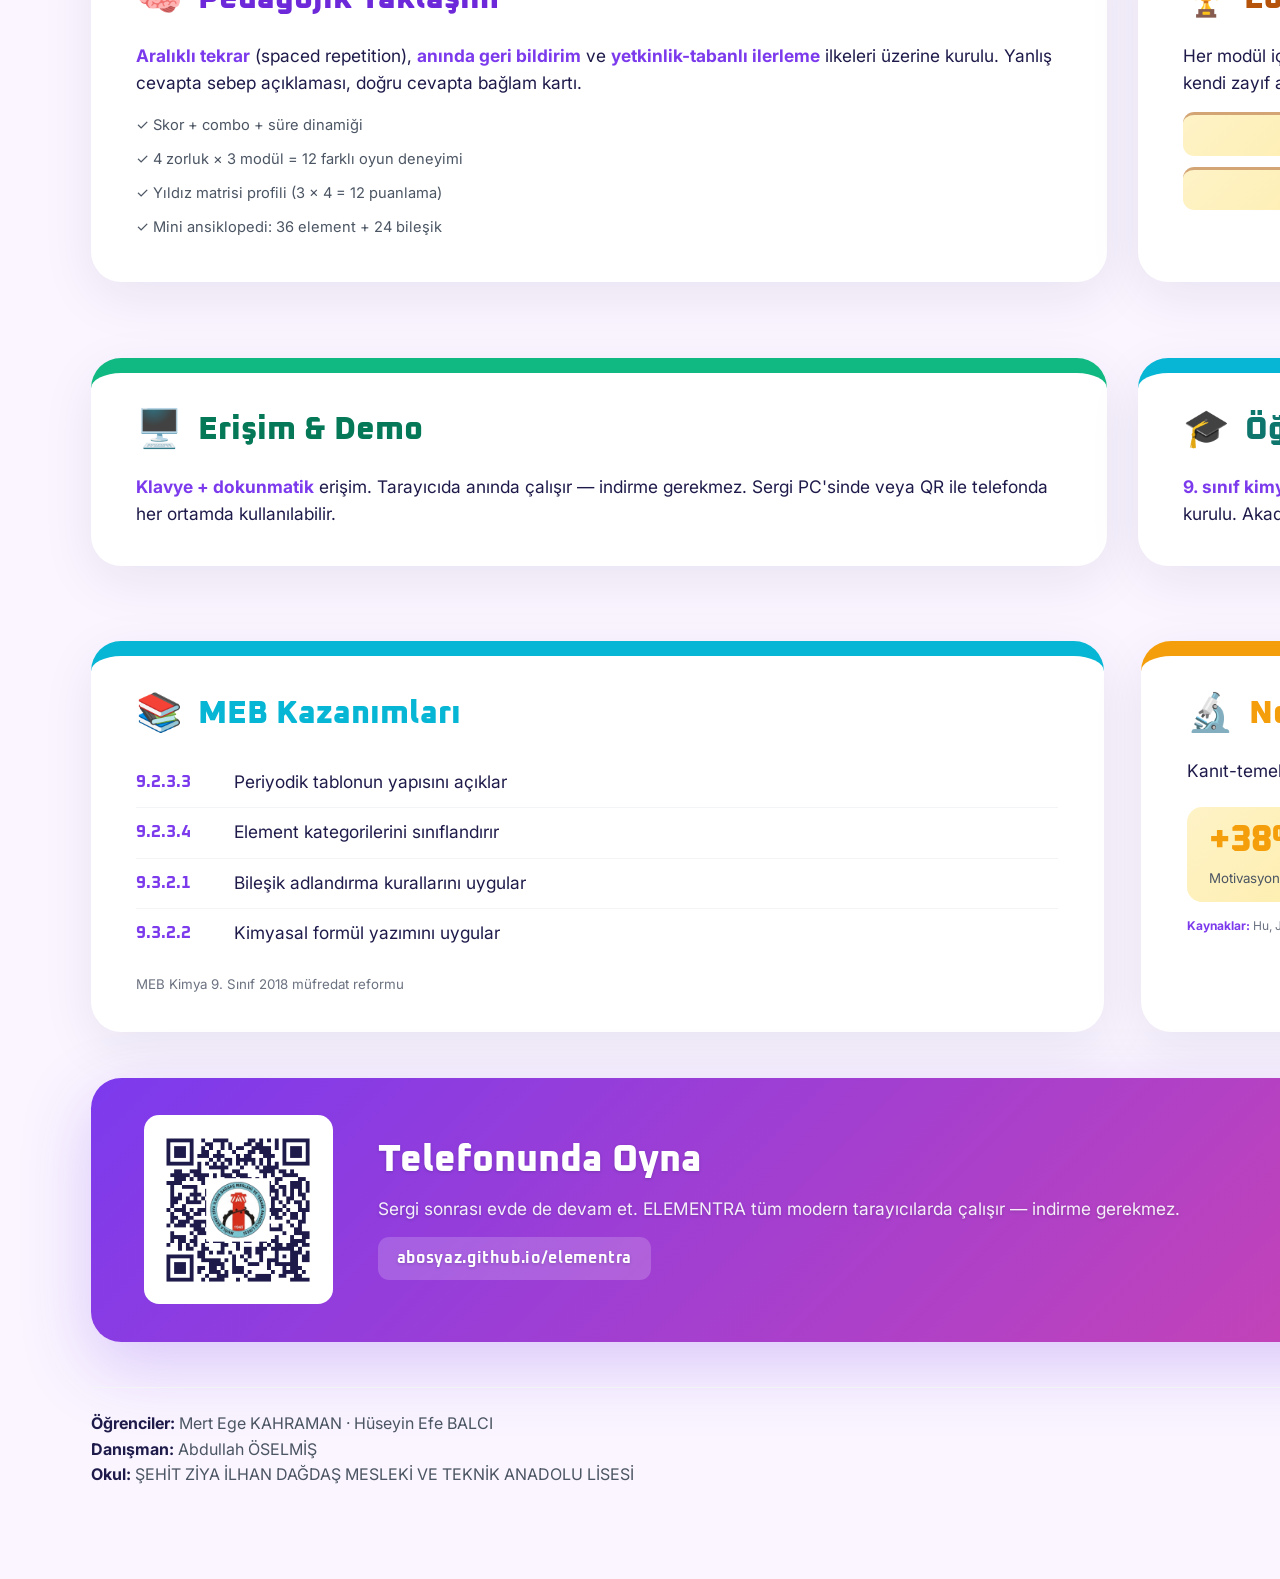
<file: sergi/poster.html>
<!DOCTYPE html>
<html lang="tr">
<head>
    <meta charset="UTF-8">
    <title>ELEMENTRA — A1 Poster (TÜBİTAK 4006)</title>

    <link rel="preconnect" href="https://fonts.googleapis.com">
    <link rel="preconnect" href="https://fonts.gstatic.com" crossorigin>
    <link href="https://fonts.googleapis.com/css2?family=Inter:wght@400;500;600;700;800&family=Oxanium:wght@500;700;800&display=swap" rel="stylesheet">

    <style>
        /* ═════════════════════════════════════════════════
           A1 PRINT CSS — 594 × 841 mm
           ═════════════════════════════════════════════════ */
        @page {
            size: 594mm 841mm;
            margin: 0;
        }

        * {
            margin: 0;
            padding: 0;
            box-sizing: border-box;
        }

        :root {
            --brand-primary:   #7C3AED;
            --brand-secondary: #EC4899;
            --color-success:   #10B981;
            --color-error:     #EF4444;
            --color-warning:   #F59E0B;
            --color-info:      #06B6D4;
            --text-primary:    #1E1B4B;
            --text-secondary:  #4B5563;
            --text-muted:      #6B7280;
            --surface-0:       #FAF5FF;
            --surface-1:       #FFFFFF;
            --surface-2:       #F3F4F6;
            --grad-brand:      linear-gradient(135deg, #7C3AED 0%, #EC4899 100%);

            --font-display: 'Oxanium', sans-serif;
            --font-body:    'Inter', system-ui, sans-serif;
        }

        html, body {
            width: 594mm;
            height: 841mm;
            background: var(--surface-0);
            color: var(--text-primary);
            font-family: var(--font-body);
            -webkit-print-color-adjust: exact;
            print-color-adjust: exact;
        }

        body {
            padding: 24mm;
            display: grid;
            grid-template-rows: auto auto 1fr auto auto auto;
            gap: 12mm;
        }

        /* ═════════════════════════════════════════════════
           HEADER — Logo + Başlık + Slogan
           ═════════════════════════════════════════════════ */
        .pst-header {
            display: flex;
            align-items: center;
            gap: 14mm;
        }

        .pst-logo {
            width: 70mm;
            height: 70mm;
            flex-shrink: 0;
        }

        .pst-baslik-grup {
            flex: 1;
        }

        .pst-baslik {
            font-family: var(--font-display);
            font-weight: 800;
            font-size: 80pt;
            letter-spacing: -0.02em;
            line-height: 1;
            background: var(--grad-brand);
            -webkit-background-clip: text;
            background-clip: text;
            color: transparent;
            margin-bottom: 4mm;
        }

        .pst-slogan {
            font-family: var(--font-display);
            font-weight: 700;
            font-size: 32pt;
            color: var(--text-primary);
            margin-bottom: 3mm;
        }

        .pst-aciklama {
            font-family: var(--font-body);
            font-weight: 500;
            font-size: 14pt;
            color: var(--text-secondary);
            letter-spacing: 0.05em;
            text-transform: uppercase;
        }

        /* ═════════════════════════════════════════════════
           KARTLAR — Ortak stil
           ═════════════════════════════════════════════════ */
        .pst-kart {
            background: var(--surface-1);
            border-radius: 8mm;
            padding: 10mm 12mm;
            box-shadow: 0 4mm 14mm rgba(30, 27, 75, 0.08);
            border-top: 4mm solid var(--brand-primary);
        }

        .pst-kart-baslik {
            font-family: var(--font-display);
            font-weight: 800;
            font-size: 24pt;
            color: var(--brand-primary);
            margin-bottom: 6mm;
            display: flex;
            align-items: center;
            gap: 4mm;
            line-height: 1.1;
        }

        .pst-kart-emoji {
            font-size: 28pt;
        }

        .pst-kart p,
        .pst-kart li {
            font-family: var(--font-body);
            font-size: 13pt;
            color: var(--text-primary);
            line-height: 1.55;
        }

        .pst-kart strong {
            color: var(--brand-primary);
            font-weight: 700;
        }

        /* Sıra 2: PROBLEM + ÇÖZÜM */
        .pst-sira-iki {
            display: grid;
            grid-template-columns: 1fr 1fr;
            gap: 10mm;
        }

        .pst-kart-problem  { border-top-color: var(--color-error); }
        .pst-kart-cozum    { border-top-color: var(--color-success); }
        .pst-kart-problem .pst-kart-baslik { color: var(--color-error); }
        .pst-kart-cozum .pst-kart-baslik   { color: var(--color-success); }

        /* Sıra 3: 3 MODÜL */
        .pst-modul-blok {
            border-top-color: var(--brand-secondary);
        }
        .pst-modul-blok .pst-kart-baslik { color: var(--brand-secondary); }

        .pst-modul-grid {
            display: grid;
            grid-template-columns: 1fr 1fr 1fr;
            gap: 8mm;
            margin-top: 4mm;
        }

        .pst-modul-kart {
            background: var(--surface-2);
            border-radius: 5mm;
            padding: 7mm;
            border-left: 3mm solid var(--brand-primary);
        }

        .pst-modul-kart h3 {
            font-family: var(--font-display);
            font-weight: 700;
            font-size: 16pt;
            color: var(--text-primary);
            margin-bottom: 3mm;
        }

        .pst-modul-kart p {
            font-size: 11pt;
            color: var(--text-secondary);
            line-height: 1.5;
        }

        .pst-modul-1 { border-left-color: #93C5FD; }   /* Element Avı — mavi */
        .pst-modul-2 { border-left-color: #C4B5FD; }   /* Memory — mor */
        .pst-modul-3 { border-left-color: var(--color-success); } /* Yapboz — yeşil */

        /* ═════ Sıra 3.5a: AKIŞ DİAGRAMI — Nasıl Çalışır? ═════ */
        .pst-akis-blok { margin-bottom: 8mm; }
        .pst-akis-grid {
            display: grid;
            grid-template-columns: 1fr auto 1fr auto 1fr auto 1fr;
            gap: 6mm;
            align-items: stretch;
            padding: 4mm 0 2mm;
        }
        .pst-akis-adim {
            background: linear-gradient(135deg, #FAF5FF, #FFFFFF);
            border-radius: 6mm;
            padding: 7mm 5mm 6mm;
            text-align: center;
            border: 1px solid rgba(124, 58, 237, 0.18);
            position: relative;
            overflow: hidden;
        }
        .pst-akis-adim::before {
            content: '';
            position: absolute;
            top: 0;
            left: 0;
            right: 0;
            height: 1.5mm;
            background: linear-gradient(90deg, #7C3AED, #EC4899);
        }
        .pst-akis-no {
            font-family: var(--font-display);
            font-weight: 800;
            font-size: 36pt;
            color: #7C3AED;
            line-height: 1;
            margin-bottom: 3mm;
        }
        .pst-akis-adim h3 {
            font-family: var(--font-display);
            font-weight: 800;
            font-size: 14pt;
            color: var(--text-primary);
            margin-bottom: 2mm;
        }
        .pst-akis-adim p {
            font-size: 10pt;
            color: var(--text-secondary);
            line-height: 1.4;
            margin: 0;
        }
        .pst-akis-ok {
            font-family: var(--font-display);
            font-size: 32pt;
            font-weight: 800;
            color: var(--brand-primary);
            opacity: 0.5;
            text-align: center;
            align-self: center;
        }

        /* ═════ Sıra 3.5b + 3.5c: 2'li Kart Sıraları ═════ */
        .pst-sira-uc-bes,
        .pst-sira-uc-alti {
            display: grid;
            grid-template-columns: 1fr 1fr;
            gap: 8mm;
            margin-bottom: 8mm;
        }

        .pst-kart-pedagojik   { border-top-color: #7C3AED; }
        .pst-kart-basarim     { border-top-color: var(--color-warning); }
        .pst-kart-sergi-not   { border-top-color: var(--color-success); }
        .pst-kart-hedef       { border-top-color: var(--color-info); }

        .pst-kart-pedagojik .pst-kart-baslik { color: #6D28D9; }
        .pst-kart-basarim   .pst-kart-baslik { color: #B45309; }
        .pst-kart-sergi-not .pst-kart-baslik { color: #047857; }
        .pst-kart-hedef     .pst-kart-baslik { color: #0F766E; }

        .pst-pedagoji-liste {
            list-style: none;
            padding: 0;
            margin: 3mm 0 0;
        }
        .pst-pedagoji-liste li {
            font-size: 11pt;
            color: var(--text-secondary);
            padding: 1.5mm 0;
        }

        .pst-basarim-grid {
            display: grid;
            grid-template-columns: 1fr 1fr;
            gap: 3mm;
            margin-top: 4mm;
        }
        .pst-basarim-mini {
            background: linear-gradient(135deg, #FEF3C7, #FDE68A);
            padding: 3mm 4mm;
            border-radius: 3mm;
            font-size: 11pt;
            font-weight: 600;
            color: var(--text-primary);
            text-align: center;
            border-top: 0.8mm solid #D4A574;
        }

        /* Sıra 4: KAZANIMLAR + NEDEN OYUN */
        .pst-sira-dort {
            display: grid;
            grid-template-columns: 1fr 1fr;
            gap: 10mm;
        }

        .pst-kart-kazanim { border-top-color: var(--color-info); }
        .pst-kart-neden   { border-top-color: var(--color-warning); }
        .pst-kart-kazanim .pst-kart-baslik { color: var(--color-info); }
        .pst-kart-neden .pst-kart-baslik   { color: var(--color-warning); }

        .pst-kazanim-liste {
            list-style: none;
            padding: 0;
        }

        .pst-kazanim-liste li {
            padding: 3mm 0;
            border-bottom: 0.5pt solid var(--surface-2);
            display: flex;
            gap: 4mm;
        }

        .pst-kazanim-liste li:last-child {
            border-bottom: none;
        }

        .pst-kazanim-kod {
            font-family: var(--font-display);
            font-weight: 700;
            color: var(--brand-primary);
            flex-shrink: 0;
            min-width: 22mm;
        }

        .pst-istatistik {
            display: flex;
            gap: 8mm;
            margin-top: 6mm;
            flex-wrap: wrap;
        }

        .pst-stat-rozet {
            background: linear-gradient(135deg, #FEF3C7 0%, #FDE68A 100%);
            border-radius: 4mm;
            padding: 4mm 6mm;
            flex: 1;
            min-width: 70mm;
        }

        .pst-stat-rozet .pst-stat-deger {
            font-family: var(--font-display);
            font-weight: 800;
            font-size: 28pt;
            color: var(--color-warning);
            line-height: 1;
            display: block;
            margin-bottom: 2mm;
        }

        .pst-stat-rozet .pst-stat-aciklama {
            font-size: 10pt;
            color: var(--text-secondary);
        }

        /* Sıra 5: QR alanı */
        .pst-qr-blok {
            background: var(--grad-brand);
            color: #FFFFFF;
            border-radius: 8mm;
            padding: 10mm 14mm;
            display: grid;
            grid-template-columns: auto 1fr;
            align-items: center;
            gap: 12mm;
            border-top: none;
            box-shadow: 0 6mm 18mm rgba(124, 58, 237, 0.25);
            -webkit-print-color-adjust: exact;
            print-color-adjust: exact;
        }

        .pst-qr-icerik h2,
        .pst-qr-icerik p,
        .pst-qr-url {
            text-shadow: 0 1px 3px rgba(30, 27, 75, 0.25);
        }

        .pst-qr-placeholder {
            width: 50mm;
            height: 50mm;
            background: #FFFFFF;
            border-radius: 4mm;
            padding: 2mm;
            overflow: hidden;
        }

        .pst-qr-placeholder img {
            width: 100%;
            height: 100%;
            object-fit: contain;
            display: block;
        }

        .pst-qr-icerik h2 {
            font-family: var(--font-display);
            font-weight: 800;
            font-size: 28pt;
            color: #FFFFFF;
            line-height: 1.1;
            margin-bottom: 4mm;
        }

        .pst-qr-icerik p {
            font-size: 13pt;
            color: rgba(255, 255, 255, 0.92);
            line-height: 1.5;
        }

        .pst-qr-url {
            font-family: var(--font-display);
            font-weight: 700;
            font-size: 12pt;
            color: #FFFFFF;
            margin-top: 4mm;
            padding: 3mm 5mm;
            background: rgba(255, 255, 255, 0.18);
            border-radius: 3mm;
            display: inline-block;
            letter-spacing: 0.04em;
        }

        /* ═════════════════════════════════════════════════
           FOOTER — Ekip + Okul + TÜBİTAK
           ═════════════════════════════════════════════════ */
        .pst-footer {
            display: grid;
            grid-template-columns: 1fr auto;
            gap: 8mm;
            padding-top: 6mm;
            border-top: 1pt solid var(--surface-2);
            align-items: end;
        }

        .pst-ekip {
            font-family: var(--font-body);
            font-size: 12pt;
            color: var(--text-secondary);
            line-height: 1.6;
        }

        .pst-ekip strong {
            color: var(--text-primary);
            font-weight: 700;
        }

        .pst-tubitak {
            font-family: var(--font-display);
            font-weight: 800;
            font-size: 14pt;
            color: var(--brand-primary);
            text-align: right;
        }

        .pst-tubitak-alt {
            font-family: var(--font-body);
            font-size: 10pt;
            color: var(--text-muted);
            font-weight: 500;
            margin-top: 2mm;
        }

        /* ═════════════════════════════════════════════════
           Print yardımcı butonu (no-print)
           ═════════════════════════════════════════════════ */
        .no-print {
            position: fixed;
            bottom: 20px;
            right: 20px;
            z-index: 999;
            background: var(--grad-brand);
            color: #FFFFFF;
            padding: 12px 20px;
            border: none;
            border-radius: 8px;
            font-family: var(--font-body);
            font-weight: 600;
            cursor: pointer;
            box-shadow: 0 4px 12px rgba(0, 0, 0, 0.15);
        }

        @media print {
            .no-print { display: none; }
        }
    </style>
</head>
<body>

    <!-- ════════════════════════════════════════ -->
    <!--  HEADER  -->
    <!-- ════════════════════════════════════════ -->
    <header class="pst-header">
        <svg class="pst-logo" viewBox="0 0 64 64" xmlns="http://www.w3.org/2000/svg">
            <defs>
                <linearGradient id="logoGrad" x1="0%" y1="0%" x2="100%" y2="100%">
                    <stop offset="0%" stop-color="#7C3AED"/>
                    <stop offset="100%" stop-color="#EC4899"/>
                </linearGradient>
            </defs>
            <circle cx="32" cy="32" r="5" fill="url(#logoGrad)"/>
            <ellipse cx="32" cy="32" rx="26" ry="10" fill="none" stroke="url(#logoGrad)" stroke-width="2.5"/>
            <ellipse cx="32" cy="32" rx="26" ry="10" fill="none" stroke="url(#logoGrad)" stroke-width="2.5" transform="rotate(60 32 32)"/>
            <ellipse cx="32" cy="32" rx="26" ry="10" fill="none" stroke="url(#logoGrad)" stroke-width="2.5" transform="rotate(-60 32 32)"/>
        </svg>
        <div class="pst-baslik-grup">
            <h1 class="pst-baslik">ELEMENTRA</h1>
            <div class="pst-slogan">Kimyayı Keşfet</div>
            <div class="pst-aciklama">Periyodik Tablo · Bileşikler · Atom Sembolleri</div>
        </div>
    </header>

    <!-- ════════════════════════════════════════ -->
    <!--  SIRA 2: PROBLEM + ÇÖZÜM  -->
    <!-- ════════════════════════════════════════ -->
    <section class="pst-sira-iki">
        <article class="pst-kart pst-kart-problem">
            <h2 class="pst-kart-baslik">
                <span class="pst-kart-emoji">❓</span>
                Problem
            </h2>
            <p>
                Lise kimyası, öğrencilerin önemli bir kısmı için soyut kalıyor.
                Periyodik tablo, atom sembolleri, kimyasal formüller — bu temel
                konular yalnız ezberle değil, <strong>oyun temelli öğrenmeyle</strong>
                pekiştiğinde kalıcı oluyor.
            </p>
            <p style="margin-top: 4mm;">
                Türk öğrencilere TR dilinde, MEB müfredatına uyumlu, sergi-dostu
                bir dijital oyun bulunmuyor.
            </p>
        </article>

        <article class="pst-kart pst-kart-cozum">
            <h2 class="pst-kart-baslik">
                <span class="pst-kart-emoji">💡</span>
                Çözüm
            </h2>
            <p>
                <strong>ELEMENTRA</strong> — vanilla HTML/CSS/JavaScript ile sıfırdan
                yazılmış, 3 modüllü dijital öğretici oyun.
            </p>
            <ul style="margin-top: 4mm; padding-left: 6mm;">
                <li>Hiç indirme gerektirmez — tarayıcıda anında çalışır</li>
                <li>Klavye + dokunmatik desteği — her cihazda</li>
                <li>20 başarım sistemi — uzun süreli motivasyon</li>
                <li>Mini ansiklopedi — 36 element + 24 bileşik</li>
            </ul>
        </article>
    </section>

    <!-- ════════════════════════════════════════ -->
    <!--  SIRA 3: 3 MODÜL  -->
    <!-- ════════════════════════════════════════ -->
    <section class="pst-kart pst-modul-blok">
        <h2 class="pst-kart-baslik">
            <span class="pst-kart-emoji">🎮</span>
            3 Modül — Üç Farklı Pedagojik Yaklaşım
        </h2>
        <div class="pst-modul-grid">
            <div class="pst-modul-kart pst-modul-1">
                <h3>1. Element Avı</h3>
                <p>
                    Periyodik tabloda <strong>36 elementi</strong> tıkla-bul. 4 zorluk
                    seviyesi (Kolay–Uzman), 4 soru tipi (ad / atom no / yaygın ad /
                    kategori).
                </p>
            </div>
            <div class="pst-modul-kart pst-modul-2">
                <h3>2. Sembol Eşleştirme</h3>
                <p>
                    Klasik memory mekaniği. Element <strong>ad ↔ sembol</strong> eşle.
                    Latince köken bonusu (Na = Natrium, K = Kalium, Fe = Ferrum...).
                </p>
            </div>
            <div class="pst-modul-kart pst-modul-3">
                <h3>3. Formül Yapboz</h3>
                <p>
                    Atomları birleştirip <strong>24 bileşiği</strong> kur. Eksik/fazla
                    atom analizi ile <strong>pedagojik geri bildirim</strong> verir.
                </p>
            </div>
        </div>
    </section>

    <!-- ════════════════════════════════════════ -->
    <!--  SIRA 3.5a: NASIL ÇALIŞIR? — Akış Diagramı  -->
    <!-- ════════════════════════════════════════ -->
    <section class="pst-kart pst-akis-blok">
        <h2 class="pst-kart-baslik">
            <span class="pst-kart-emoji">🔄</span>
            Nasıl Çalışır?
        </h2>
        <div class="pst-akis-grid">
            <div class="pst-akis-adim">
                <div class="pst-akis-no">1</div>
                <h3>Modül Seç</h3>
                <p>3 farklı oyun yaklaşımından birini tıkla</p>
            </div>
            <div class="pst-akis-ok">→</div>
            <div class="pst-akis-adim">
                <div class="pst-akis-no">2</div>
                <h3>Zorluk Belirle</h3>
                <p>Kolay · Orta · Zor · Uzman</p>
            </div>
            <div class="pst-akis-ok">→</div>
            <div class="pst-akis-adim">
                <div class="pst-akis-no">3</div>
                <h3>Oyna &amp; Öğren</h3>
                <p>Anında geri bildirim + bağlam kartları</p>
            </div>
            <div class="pst-akis-ok">→</div>
            <div class="pst-akis-adim">
                <div class="pst-akis-no">4</div>
                <h3>Yansıt</h3>
                <p>Zayıf alan tespiti + yıldız matrisi</p>
            </div>
        </div>
    </section>

    <!-- ════════════════════════════════════════ -->
    <!--  SIRA 3.5b: PEDAGOJİK + BAŞARIM  -->
    <!-- ════════════════════════════════════════ -->
    <section class="pst-sira-uc-bes">
        <article class="pst-kart pst-kart-pedagojik">
            <h2 class="pst-kart-baslik">
                <span class="pst-kart-emoji">🧠</span>
                Pedagojik Yaklaşım
            </h2>
            <p>
                <strong>Aralıklı tekrar</strong> (spaced repetition), <strong>anında geri bildirim</strong>
                ve <strong>yetkinlik-tabanlı ilerleme</strong> ilkeleri üzerine kurulu. Yanlış cevapta
                sebep açıklaması, doğru cevapta bağlam kartı.
            </p>
            <ul class="pst-pedagoji-liste">
                <li>✓ Skor + combo + süre dinamiği</li>
                <li>✓ 4 zorluk × 3 modül = 12 farklı oyun deneyimi</li>
                <li>✓ Yıldız matrisi profili (3 × 4 = 12 puanlama)</li>
                <li>✓ Mini ansiklopedi: 36 element + 24 bileşik</li>
            </ul>
        </article>

        <article class="pst-kart pst-kart-basarim">
            <h2 class="pst-kart-baslik">
                <span class="pst-kart-emoji">🏆</span>
                20 Başarım + Yansıtma
            </h2>
            <p>
                Her modül için <strong>özelleştirilmiş rozet seti</strong>. Oyun sonu
                "<strong>en sık karıştırılan elementler</strong>" yansıtma kartı ile öğrenci
                kendi zayıf alanını tespit eder.
            </p>
            <div class="pst-basarim-grid">
                <div class="pst-basarim-mini">🎯 İlk Adım</div>
                <div class="pst-basarim-mini">⚡ Hızlı Kimyacı</div>
                <div class="pst-basarim-mini">🧪 Asit-Baz</div>
                <div class="pst-basarim-mini">🌿 Doğa Dostu</div>
            </div>
        </article>
    </section>

    <!-- ════════════════════════════════════════ -->
    <!--  SIRA 3.5c: SERGİ + ÖĞRENCİ HEDEFLERİ  -->
    <!-- ════════════════════════════════════════ -->
    <section class="pst-sira-uc-alti">
        <article class="pst-kart pst-kart-sergi-not">
            <h2 class="pst-kart-baslik">
                <span class="pst-kart-emoji">🖥️</span>
                Erişim &amp; Demo
            </h2>
            <p>
                <strong>Klavye + dokunmatik</strong> erişim. Tarayıcıda anında çalışır —
                indirme gerekmez. Sergi PC'sinde veya QR ile telefonda her ortamda
                kullanılabilir.
            </p>
        </article>

        <article class="pst-kart pst-kart-hedef">
            <h2 class="pst-kart-baslik">
                <span class="pst-kart-emoji">🎓</span>
                Öğrenci Hedefleri
            </h2>
            <p>
                <strong>9. sınıf kimya</strong> öğrencileri (15–16 yaş). MEB programı 9.2
                (Periyodik Tablo) + 9.3 (Bileşikler) kazanımları üzerine kurulu. Akademik
                ölçüm: <strong>+38% motivasyon</strong> · <strong>2.4× kalıcılık</strong>.
            </p>
        </article>
    </section>

    <!-- ════════════════════════════════════════ -->
    <!--  SIRA 4: KAZANIMLAR + NEDEN OYUN  -->
    <!-- ════════════════════════════════════════ -->
    <section class="pst-sira-dort">
        <article class="pst-kart pst-kart-kazanim">
            <h2 class="pst-kart-baslik">
                <span class="pst-kart-emoji">📚</span>
                MEB Kazanımları
            </h2>
            <ul class="pst-kazanim-liste">
                <li><span class="pst-kazanim-kod">9.2.3.3</span><span>Periyodik tablonun yapısını açıklar</span></li>
                <li><span class="pst-kazanim-kod">9.2.3.4</span><span>Element kategorilerini sınıflandırır</span></li>
                <li><span class="pst-kazanim-kod">9.3.2.1</span><span>Bileşik adlandırma kurallarını uygular</span></li>
                <li><span class="pst-kazanim-kod">9.3.2.2</span><span>Kimyasal formül yazımını uygular</span></li>
            </ul>
            <p style="margin-top: 4mm; font-size: 10pt; color: var(--text-muted);">
                MEB Kimya 9. Sınıf 2018 müfredat reformu
            </p>
        </article>

        <article class="pst-kart pst-kart-neden">
            <h2 class="pst-kart-baslik">
                <span class="pst-kart-emoji">🔬</span>
                Neden Oyun Temelli?
            </h2>
            <p>
                Kanıt-temelli tasarım: gamification kimyada motivasyonu artırıyor
                ve klasik ezberden daha kalıcı öğrenme sağlıyor.
            </p>
            <div class="pst-istatistik">
                <div class="pst-stat-rozet">
                    <span class="pst-stat-deger">+38%</span>
                    <span class="pst-stat-aciklama">Motivasyon artışı (Hu, 2022)</span>
                </div>
                <div class="pst-stat-rozet">
                    <span class="pst-stat-deger">2.4×</span>
                    <span class="pst-stat-aciklama">Kalıcılık (Snakeleev, 2019)</span>
                </div>
            </div>
            <p style="margin-top: 4mm; font-size: 9pt; color: var(--text-muted);">
                <strong>Kaynaklar:</strong> Hu, J. (2022) Educational Research Review 35 ·
                Snakeleev Project (2019) · WCAG 2.1 AA standardı.
            </p>
        </article>
    </section>

    <!-- ════════════════════════════════════════ -->
    <!--  SIRA 5: QR  -->
    <!-- ════════════════════════════════════════ -->
    <section class="pst-qr-blok">
        <div class="pst-qr-placeholder">
            <img src="qr.png" alt="QR kodu — Elementra'yı telefonda oyna">
        </div>
        <div class="pst-qr-icerik">
            <h2>Telefonunda Oyna</h2>
            <p>Sergi sonrası evde de devam et. ELEMENTRA tüm modern tarayıcılarda çalışır — indirme gerekmez.</p>
            <div class="pst-qr-url">abosyaz.github.io/elementra</div>
        </div>
    </section>

    <!-- ════════════════════════════════════════ -->
    <!--  FOOTER  -->
    <!-- ════════════════════════════════════════ -->
    <footer class="pst-footer">
        <div class="pst-ekip">
            <div><strong>Öğrenciler:</strong> Mert Ege KAHRAMAN · Hüseyin Efe BALCI</div>
            <div><strong>Danışman:</strong> Abdullah ÖSELMİŞ</div>
            <div><strong>Okul:</strong> ŞEHİT ZİYA İLHAN DAĞDAŞ MESLEKİ VE TEKNİK ANADOLU LİSESİ</div>
        </div>
        <div>
            <div class="pst-tubitak">TÜBİTAK 4006</div>
            <div class="pst-tubitak-alt">Bilim Fuarı Destekleme Programı · 2025–2026</div>
        </div>
    </footer>

    <!-- Print yardımcı butonu -->
    <button class="no-print" onclick="window.print()">📄 PDF olarak kaydet</button>

</body>
</html>
</file>
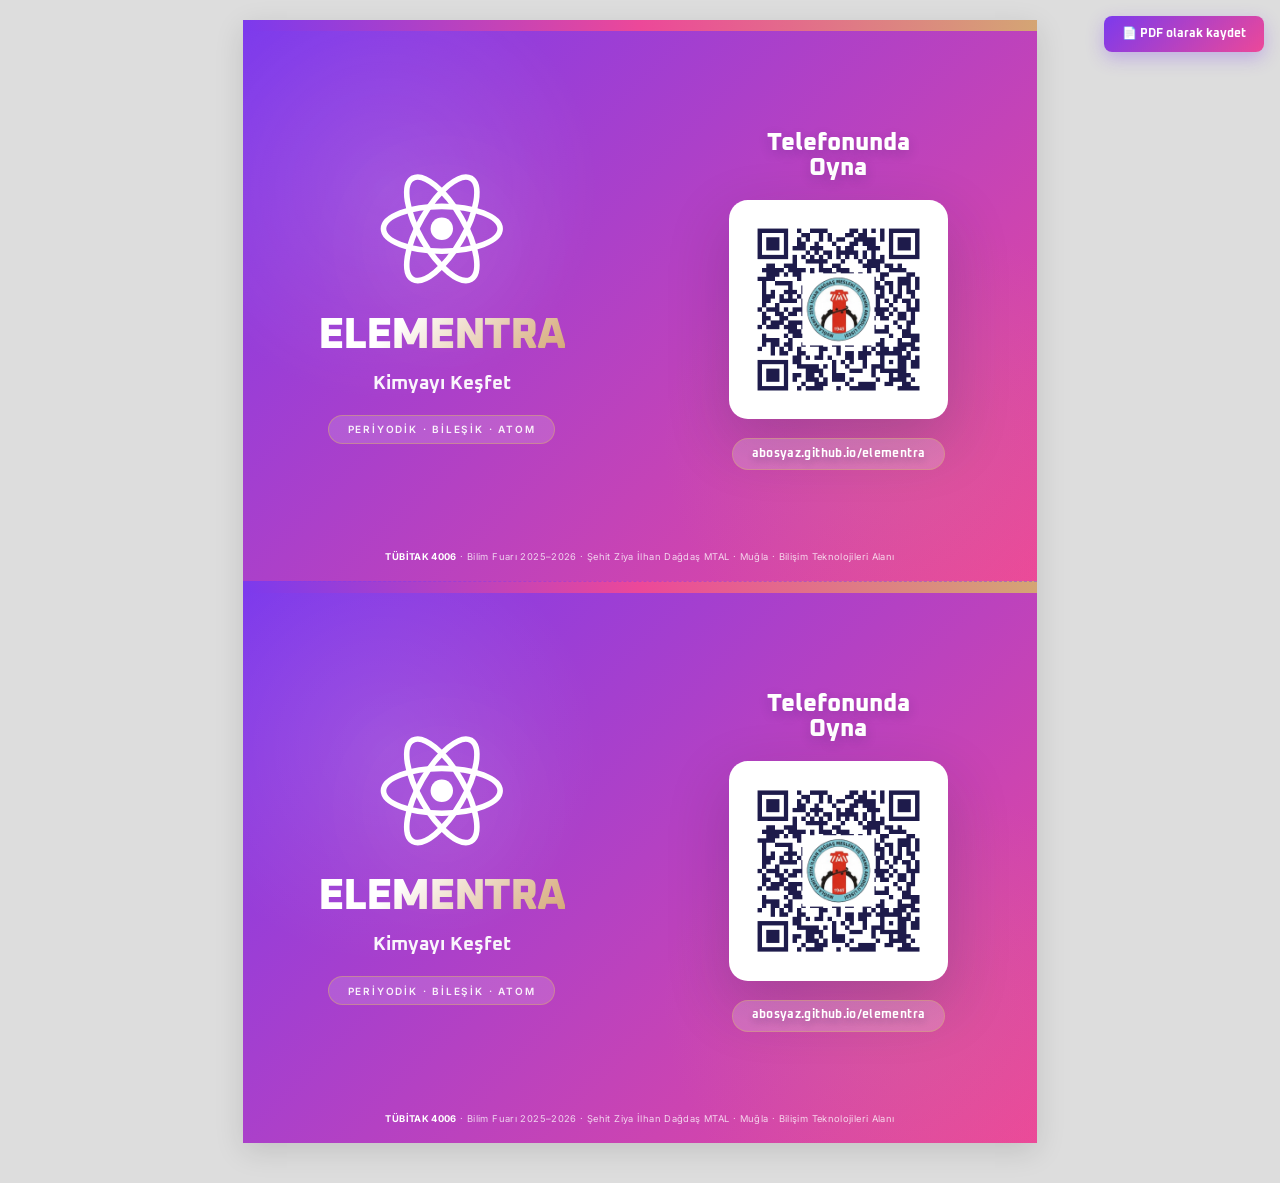
<file: sergi/qr_kartlari_a5.html>
<!DOCTYPE html>
<html lang="tr">
<head>
    <meta charset="UTF-8">
    <title>ELEMENTRA — QR Kartları A5 (A4'te 2 adet)</title>
    <link href="https://fonts.googleapis.com/css2?family=Inter:wght@400;500;600;700;800&family=Oxanium:wght@500;700;800&display=swap" rel="stylesheet">
    <style>
        @page {
            size: 210mm 297mm;
            margin: 0;
        }

        * {
            margin: 0;
            padding: 0;
            box-sizing: border-box;
        }

        :root {
            --brand-primary:   #7C3AED;
            --brand-secondary: #EC4899;
            --accent-gold:     #D4A574;
            --text-primary:    #1E1B4B;
            --grad-brand:      linear-gradient(135deg, #7C3AED 0%, #EC4899 100%);
            --font-display:    'Oxanium', sans-serif;
            --font-body:       'Inter', system-ui, sans-serif;
        }

        html, body {
            background: #FFFFFF;
            color: var(--text-primary);
            font-family: var(--font-body);
            -webkit-print-color-adjust: exact;
            print-color-adjust: exact;
        }

        body {
            display: flex;
            flex-direction: column;
            align-items: center;
        }

        @media screen {
            body {
                padding: 20px;
                background: #ddd;
            }
        }

        /* ═══════════════════════════════════════════════════
           A4 Sayfa — 2 A5 Kartı (üst + alt)
           ═══════════════════════════════════════════════════ */
        .a4-sayfa {
            width: 210mm;
            height: 297mm;
            display: flex;
            flex-direction: column;
            background: #FFFFFF;
            position: relative;
            page-break-after: always;
        }

        .a4-sayfa:last-child {
            page-break-after: auto;
        }

        @media screen {
            .a4-sayfa {
                box-shadow: 0 8px 28px rgba(0, 0, 0, 0.12);
                margin-bottom: 20px;
            }
        }

        /* Kesme çizgisi (orta) — sadece dashed çizgi, makas yok */
        .kesme-cizgi {
            position: absolute;
            top: 148.5mm;
            left: 0;
            right: 0;
            height: 0;
            border-top: 0.4mm dashed rgba(124, 58, 237, 0.45);
            z-index: 10;
        }

        /* ═══════════════════════════════════════════════════
           A5 Kartı — 2 panel (Atom Marka | QR Telefonda Oyna)
           ═══════════════════════════════════════════════════ */
        .a5-kart {
            width: 210mm;
            height: 148.5mm;
            background: var(--grad-brand);
            color: #FFFFFF;
            display: grid;
            grid-template-columns: 1fr 1fr;
            position: relative;
            overflow: hidden;
        }

        /* Premium üst gradient çizgi */
        .a5-kart::before {
            content: '';
            position: absolute;
            top: 0;
            left: 0;
            right: 0;
            height: 3mm;
            background: linear-gradient(90deg, #7C3AED, #EC4899, #D4A574);
            z-index: 5;
        }

        /* Subtle dekoratif noktalar arka plan */
        .a5-kart::after {
            content: '';
            position: absolute;
            inset: 0;
            background:
                radial-gradient(circle at 18% 30%, rgba(255, 255, 255, 0.10), transparent 28%),
                radial-gradient(circle at 82% 75%, rgba(212, 165, 116, 0.16), transparent 30%);
            pointer-events: none;
        }

        /* ═══ SOL PANEL — Atom Marka ═══ */
        .marka-panel {
            display: flex;
            flex-direction: column;
            align-items: center;
            justify-content: center;
            padding: 14mm 10mm;
            text-align: center;
            position: relative;
            z-index: 2;
        }

        .atom-svg {
            width: 38mm;
            height: 38mm;
            margin-bottom: 4mm;
            filter: drop-shadow(0 4mm 14mm rgba(255, 255, 255, 0.25));
        }

        .marka {
            font-family: var(--font-display);
            font-weight: 800;
            font-size: 32pt;
            letter-spacing: -0.025em;
            line-height: 0.95;
            margin-bottom: 4mm;
            background: linear-gradient(135deg, #FFFFFF 30%, #D4A574 100%);
            -webkit-background-clip: text;
            background-clip: text;
            -webkit-text-fill-color: transparent;
            color: transparent;
        }

        .slogan {
            font-family: var(--font-display);
            font-weight: 700;
            font-size: 14pt;
            color: #FFFFFF;
            opacity: 0.95;
            margin-bottom: 5mm;
        }

        .tag {
            font-family: var(--font-body);
            font-weight: 600;
            font-size: 7.5pt;
            letter-spacing: 0.18em;
            text-transform: uppercase;
            color: rgba(255, 255, 255, 0.92);
            padding: 2mm 5mm;
            background: rgba(255, 255, 255, 0.15);
            border-radius: 999px;
            border: 0.3mm solid rgba(212, 165, 116, 0.55);
        }

        /* ═══ SAĞ PANEL — Telefonunda Oyna + QR ═══ */
        .qr-panel {
            display: flex;
            flex-direction: column;
            align-items: center;
            justify-content: center;
            padding: 14mm 10mm;
            text-align: center;
            position: relative;
            z-index: 2;
        }

        .qr-baslik {
            font-family: var(--font-display);
            font-weight: 800;
            font-size: 18pt;
            line-height: 1.05;
            color: #FFFFFF;
            margin-bottom: 5mm;
            text-shadow: 0 1mm 3mm rgba(30, 27, 75, 0.18);
        }

        .qr-kutu {
            width: 58mm;
            height: 58mm;
            background: #FFFFFF;
            border-radius: 5mm;
            padding: 3mm;
            box-shadow: 0 6mm 16mm rgba(30, 27, 75, 0.22);
            margin-bottom: 5mm;
        }

        .qr-kutu img {
            width: 100%;
            height: 100%;
            object-fit: contain;
            display: block;
        }

        .qr-url {
            font-family: var(--font-display);
            font-weight: 700;
            font-size: 9pt;
            color: #FFFFFF;
            padding: 2mm 5mm;
            background: rgba(255, 255, 255, 0.20);
            border: 0.3mm solid rgba(212, 165, 116, 0.5);
            border-radius: 999px;
            letter-spacing: 0.03em;
            text-shadow: 0 1mm 2mm rgba(30, 27, 75, 0.18);
        }

        /* Alt meta (her A5'in altında — okul + TÜBİTAK) */
        .a5-meta {
            position: absolute;
            bottom: 5mm;
            left: 0;
            right: 0;
            text-align: center;
            font-size: 7pt;
            color: rgba(255, 255, 255, 0.78);
            letter-spacing: 0.04em;
            z-index: 3;
        }

        .a5-meta strong {
            color: #FFFFFF;
            font-weight: 700;
        }

        /* Print yardımcı buton */
        @media screen {
            .print-btn {
                position: fixed;
                top: 16px;
                right: 16px;
                z-index: 1000;
                background: var(--grad-brand);
                color: #FFFFFF;
                border: none;
                padding: 10px 18px;
                border-radius: 8px;
                font-family: var(--font-display);
                font-weight: 700;
                font-size: 12px;
                cursor: pointer;
                box-shadow: 0 6px 18px rgba(124, 58, 237, 0.3);
            }
        }
        @media print {
            .print-btn { display: none; }
        }
    </style>
</head>
<body>

    <button class="print-btn no-print" onclick="window.print()">📄 PDF olarak kaydet</button>

    <!-- ════════════════════════════════════════ -->
    <!--  A4 Sayfa — 2 A5 QR Kartı                -->
    <!-- ════════════════════════════════════════ -->
    <div class="a4-sayfa">

        <!-- ÜST A5 KART -->
        <div class="a5-kart">
            <div class="marka-panel">
                <svg class="atom-svg" viewBox="0 0 64 64" xmlns="http://www.w3.org/2000/svg">
                    <circle cx="32" cy="32" r="5" fill="#FFFFFF"/>
                    <ellipse cx="32" cy="32" rx="26" ry="10" fill="none" stroke="#FFFFFF" stroke-width="2.5"/>
                    <ellipse cx="32" cy="32" rx="26" ry="10" fill="none" stroke="#FFFFFF" stroke-width="2.5" transform="rotate(60 32 32)"/>
                    <ellipse cx="32" cy="32" rx="26" ry="10" fill="none" stroke="#FFFFFF" stroke-width="2.5" transform="rotate(-60 32 32)"/>
                </svg>
                <h1 class="marka">ELEMENTRA</h1>
                <div class="slogan">Kimyayı Keşfet</div>
                <div class="tag">Periyodik · Bileşik · Atom</div>
            </div>

            <div class="qr-panel">
                <h2 class="qr-baslik">Telefonunda<br>Oyna</h2>
                <div class="qr-kutu">
                    <img src="qr.png" alt="ELEMENTRA QR kodu">
                </div>
                <div class="qr-url">abosyaz.github.io/elementra</div>
            </div>

            <p class="a5-meta">
                <strong>TÜBİTAK 4006</strong> · Bilim Fuarı 2025–2026 · Şehit Ziya İlhan Dağdaş MTAL · Muğla · Bilişim Teknolojileri Alanı
            </p>
        </div>

        <!-- Kesme çizgisi -->
        <div class="kesme-cizgi"></div>

        <!-- ALT A5 KART (üstle aynı) -->
        <div class="a5-kart">
            <div class="marka-panel">
                <svg class="atom-svg" viewBox="0 0 64 64" xmlns="http://www.w3.org/2000/svg">
                    <circle cx="32" cy="32" r="5" fill="#FFFFFF"/>
                    <ellipse cx="32" cy="32" rx="26" ry="10" fill="none" stroke="#FFFFFF" stroke-width="2.5"/>
                    <ellipse cx="32" cy="32" rx="26" ry="10" fill="none" stroke="#FFFFFF" stroke-width="2.5" transform="rotate(60 32 32)"/>
                    <ellipse cx="32" cy="32" rx="26" ry="10" fill="none" stroke="#FFFFFF" stroke-width="2.5" transform="rotate(-60 32 32)"/>
                </svg>
                <h1 class="marka">ELEMENTRA</h1>
                <div class="slogan">Kimyayı Keşfet</div>
                <div class="tag">Periyodik · Bileşik · Atom</div>
            </div>

            <div class="qr-panel">
                <h2 class="qr-baslik">Telefonunda<br>Oyna</h2>
                <div class="qr-kutu">
                    <img src="qr.png" alt="ELEMENTRA QR kodu">
                </div>
                <div class="qr-url">abosyaz.github.io/elementra</div>
            </div>

            <p class="a5-meta">
                <strong>TÜBİTAK 4006</strong> · Bilim Fuarı 2025–2026 · Şehit Ziya İlhan Dağdaş MTAL · Muğla · Bilişim Teknolojileri Alanı
            </p>
        </div>

    </div>

</body>
</html>
</file>
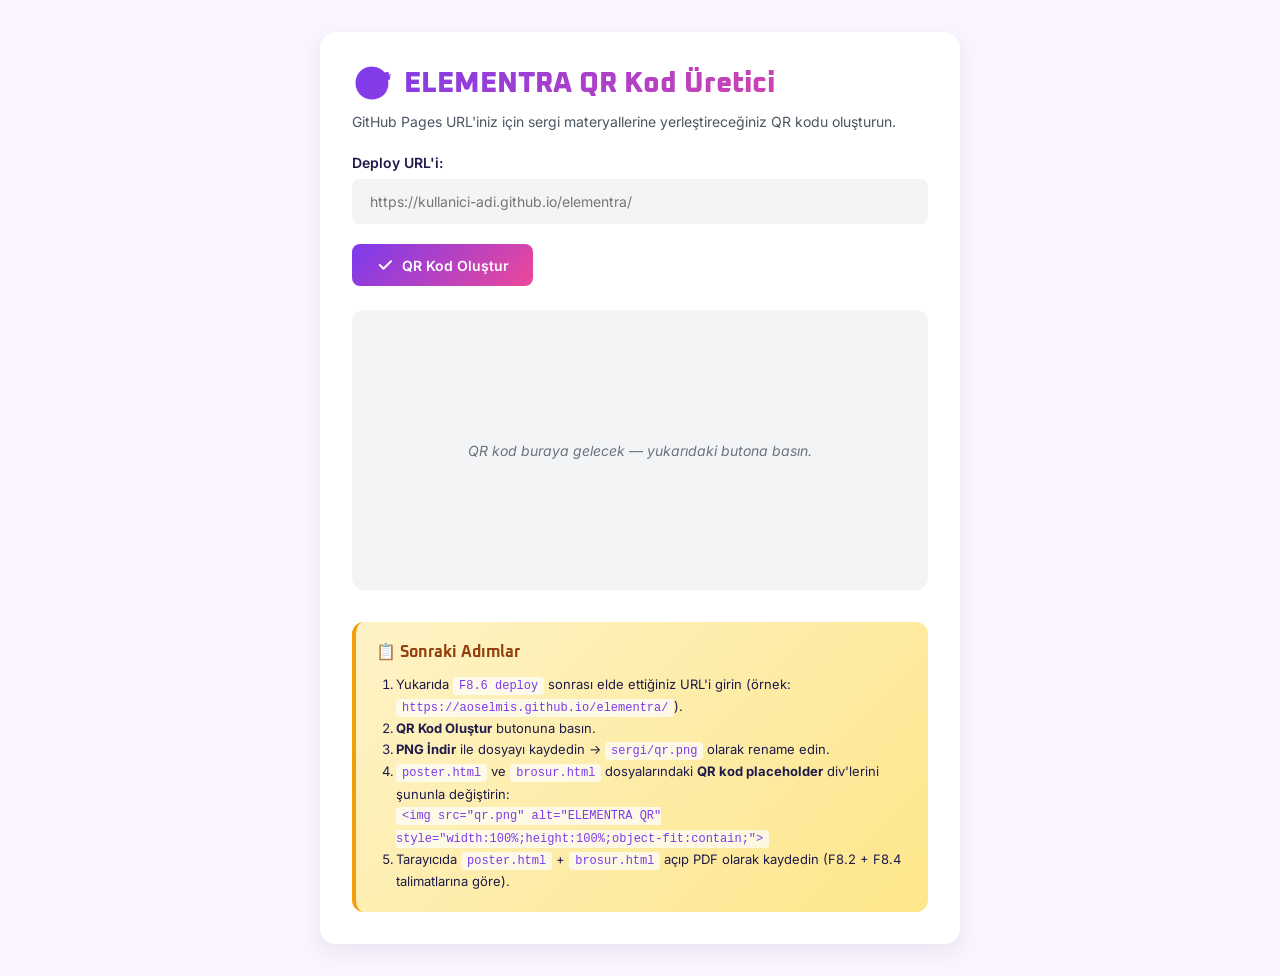
<file: sergi/qr_olustur.html>
<!DOCTYPE html>
<html lang="tr">
<head>
    <meta charset="UTF-8">
    <title>ELEMENTRA — QR Kod Üretici (F8.7)</title>

    <link rel="preconnect" href="https://fonts.googleapis.com">
    <link rel="preconnect" href="https://fonts.gstatic.com" crossorigin>
    <link href="https://fonts.googleapis.com/css2?family=Inter:wght@400;500;600;700;800&family=Oxanium:wght@500;700;800&display=swap" rel="stylesheet">

    <style>
        * { margin: 0; padding: 0; box-sizing: border-box; }

        :root {
            --brand-primary:   #7C3AED;
            --brand-secondary: #EC4899;
            --color-success:   #10B981;
            --text-primary:    #1E1B4B;
            --text-secondary:  #4B5563;
            --text-muted:      #6B7280;
            --surface-0:       #FAF5FF;
            --surface-1:       #FFFFFF;
            --surface-2:       #F3F4F6;
            --grad-brand:      linear-gradient(135deg, #7C3AED 0%, #EC4899 100%);
            --font-display:    'Oxanium', sans-serif;
            --font-body:       'Inter', system-ui, sans-serif;
        }

        body {
            background: var(--surface-0);
            color: var(--text-primary);
            font-family: var(--font-body);
            min-height: 100vh;
            display: flex;
            flex-direction: column;
            align-items: center;
            padding: 32px 16px;
        }

        .konteyner {
            max-width: 640px;
            width: 100%;
            background: var(--surface-1);
            border-radius: 16px;
            padding: 32px;
            box-shadow: 0 8px 24px rgba(30, 27, 75, 0.08);
        }

        h1 {
            font-family: var(--font-display);
            font-weight: 800;
            font-size: 28px;
            background: var(--grad-brand);
            -webkit-background-clip: text;
            background-clip: text;
            color: transparent;
            margin-bottom: 8px;
            display: flex;
            align-items: center;
            gap: 12px;
        }

        h1 .emoji {
            font-size: 32px;
        }

        .alt-baslik {
            font-size: 14px;
            color: var(--text-secondary);
            margin-bottom: 24px;
        }

        .form-grup {
            display: flex;
            flex-direction: column;
            gap: 8px;
            margin-bottom: 20px;
        }

        label {
            font-weight: 600;
            font-size: 14px;
            color: var(--text-primary);
        }

        input[type="text"] {
            width: 100%;
            padding: 12px 16px;
            background: var(--surface-2);
            border: 2px solid transparent;
            border-radius: 8px;
            font-family: var(--font-body);
            font-size: 14px;
            color: var(--text-primary);
            outline: none;
            transition: border-color 150ms ease, background 150ms ease;
        }

        input[type="text"]:focus {
            border-color: var(--brand-primary);
            background: var(--surface-1);
        }

        .btn {
            padding: 12px 24px;
            border: none;
            border-radius: 8px;
            font-family: var(--font-body);
            font-weight: 600;
            font-size: 14px;
            cursor: pointer;
            transition: transform 150ms ease, box-shadow 150ms ease;
            display: inline-flex;
            align-items: center;
            gap: 8px;
        }

        .btn-primary {
            background: var(--grad-brand);
            color: #FFFFFF;
        }

        .btn-primary:hover {
            transform: translateY(-2px);
            box-shadow: 0 6px 18px rgba(124, 58, 237, 0.25);
        }

        .btn-secondary {
            background: var(--surface-2);
            color: var(--text-primary);
        }

        .btn-secondary:hover {
            background: var(--brand-primary);
            color: #FFFFFF;
        }

        .qr-onizleme {
            margin: 24px 0;
            padding: 24px;
            background: var(--surface-2);
            border-radius: 12px;
            text-align: center;
            min-height: 280px;
            display: flex;
            align-items: center;
            justify-content: center;
            flex-direction: column;
            gap: 12px;
        }

        .qr-bos {
            color: var(--text-muted);
            font-style: italic;
            font-size: 14px;
        }

        #qr-canvas {
            background: #FFFFFF;
            padding: 12px;
            border-radius: 8px;
            box-shadow: 0 4px 12px rgba(0, 0, 0, 0.08);
        }

        .indirme-grup {
            display: flex;
            gap: 12px;
            justify-content: center;
            flex-wrap: wrap;
            margin-top: 12px;
        }

        .indirme-grup.gizli {
            display: none;
        }

        .url-onizleme {
            font-family: var(--font-display);
            font-weight: 700;
            font-size: 13px;
            color: var(--brand-primary);
            margin-top: 8px;
            word-break: break-all;
        }

        .talimat {
            margin-top: 32px;
            padding: 20px;
            background: linear-gradient(135deg, #FEF3C7, #FDE68A);
            border-radius: 12px;
            border-left: 4px solid #F59E0B;
        }

        .talimat h2 {
            font-family: var(--font-display);
            font-weight: 700;
            font-size: 16px;
            color: #92400E;
            margin-bottom: 12px;
        }

        .talimat ol {
            padding-left: 20px;
            color: var(--text-primary);
            font-size: 13px;
            line-height: 1.6;
        }

        .talimat code {
            background: rgba(255, 255, 255, 0.7);
            padding: 2px 6px;
            border-radius: 4px;
            font-family: 'Courier New', monospace;
            font-size: 12px;
            color: var(--brand-primary);
        }

        .hata-mesaj {
            color: #DC2626;
            background: rgba(239, 68, 68, 0.08);
            border-left: 3px solid #DC2626;
            padding: 8px 12px;
            border-radius: 6px;
            font-size: 13px;
            margin-top: 8px;
            display: none;
        }

        .hata-mesaj.gorunur {
            display: block;
        }
    </style>
</head>
<body>

    <div class="konteyner">
        <h1>
            <span class="emoji">🎯</span>
            ELEMENTRA QR Kod Üretici
        </h1>
        <p class="alt-baslik">
            GitHub Pages URL'iniz için sergi materyallerine yerleştireceğiniz QR kodu oluşturun.
        </p>

        <div class="form-grup">
            <label for="url-input">Deploy URL'i:</label>
            <input
                type="text"
                id="url-input"
                placeholder="https://kullanici-adi.github.io/elementra/"
                value=""
                autocomplete="off"
            >
            <p class="hata-mesaj" id="hata">Geçerli bir URL girin (http:// veya https:// ile başlamalı).</p>
        </div>

        <button class="btn btn-primary" id="olustur-btn">
            <svg width="18" height="18" viewBox="0 0 24 24" fill="none" stroke="currentColor" stroke-width="2.5" stroke-linecap="round" stroke-linejoin="round">
                <path d="M5 12l5 5L20 7"/>
            </svg>
            QR Kod Oluştur
        </button>

        <div class="qr-onizleme" id="qr-alan">
            <p class="qr-bos">QR kod buraya gelecek — yukarıdaki butona basın.</p>
        </div>

        <div class="indirme-grup gizli" id="indirme">
            <button class="btn btn-secondary" id="png-indir">
                <svg width="16" height="16" viewBox="0 0 24 24" fill="none" stroke="currentColor" stroke-width="2" stroke-linecap="round" stroke-linejoin="round">
                    <path d="M21 15v4a2 2 0 0 1-2 2H5a2 2 0 0 1-2-2v-4"/>
                    <polyline points="7 10 12 15 17 10"/>
                    <line x1="12" y1="15" x2="12" y2="3"/>
                </svg>
                PNG İndir
            </button>
            <button class="btn btn-secondary" id="svg-indir">
                <svg width="16" height="16" viewBox="0 0 24 24" fill="none" stroke="currentColor" stroke-width="2" stroke-linecap="round" stroke-linejoin="round">
                    <path d="M21 15v4a2 2 0 0 1-2 2H5a2 2 0 0 1-2-2v-4"/>
                    <polyline points="7 10 12 15 17 10"/>
                    <line x1="12" y1="15" x2="12" y2="3"/>
                </svg>
                SVG İndir
            </button>
        </div>

        <div class="talimat">
            <h2>📋 Sonraki Adımlar</h2>
            <ol>
                <li>Yukarıda <code>F8.6 deploy</code> sonrası elde ettiğiniz URL'i girin (örnek: <code>https://aoselmis.github.io/elementra/</code>).</li>
                <li><strong>QR Kod Oluştur</strong> butonuna basın.</li>
                <li><strong>PNG İndir</strong> ile dosyayı kaydedin → <code>sergi/qr.png</code> olarak rename edin.</li>
                <li><code>poster.html</code> ve <code>brosur.html</code> dosyalarındaki <strong>QR kod placeholder</strong> div'lerini şununla değiştirin:
                    <br><code>&lt;img src="qr.png" alt="ELEMENTRA QR" style="width:100%;height:100%;object-fit:contain;"&gt;</code>
                </li>
                <li>Tarayıcıda <code>poster.html</code> + <code>brosur.html</code> açıp PDF olarak kaydedin (F8.2 + F8.4 talimatlarına göre).</li>
            </ol>
        </div>
    </div>

    <!-- qrcode.js (davidshimjs/qrcodejs, MIT) — LOKAL dosya, offline çalışır -->
    <script src="qrcode.min.js"></script>

    <script>
        'use strict';

        const urlInput   = document.getElementById('url-input');
        const olusturBtn = document.getElementById('olustur-btn');
        const qrAlan     = document.getElementById('qr-alan');
        const indirme    = document.getElementById('indirme');
        const hataMesaj  = document.getElementById('hata');
        const pngIndir   = document.getElementById('png-indir');
        const svgIndir   = document.getElementById('svg-indir');

        let mevcutUrl = null;

        function urlGecerli(url) {
            try {
                const u = new URL(url);
                return u.protocol === 'http:' || u.protocol === 'https:';
            } catch (e) {
                return false;
            }
        }

        function qrOlustur() {
            const url = urlInput.value.trim();
            hataMesaj.classList.remove('gorunur');

            if (!url || !urlGecerli(url)) {
                hataMesaj.classList.add('gorunur');
                return;
            }

            mevcutUrl = url;
            qrAlan.innerHTML = '';

            // qrcodejs (davidshimjs) API — element + options, otomatik canvas + img üretir
            const tutucu = document.createElement('div');
            tutucu.id = 'qr-canvas';
            tutucu.style.cssText = 'background:#FFFFFF;padding:12px;border-radius:8px;box-shadow:0 4px 12px rgba(0,0,0,0.08);display:inline-block;';
            qrAlan.appendChild(tutucu);

            try {
                new QRCode(tutucu, {
                    text: url,
                    width: 256,
                    height: 256,
                    colorDark:  '#1E1B4B',
                    colorLight: '#FFFFFF',
                    correctLevel: QRCode.CorrectLevel.M
                });

                const urlOnz = document.createElement('div');
                urlOnz.className = 'url-onizleme';
                urlOnz.textContent = url;
                qrAlan.appendChild(urlOnz);
                indirme.classList.remove('gizli');
            } catch (err) {
                qrAlan.innerHTML = '<p style="color:#DC2626;">QR oluşturulamadı: ' + err.message + '</p>';
            }
        }

        olusturBtn.addEventListener('click', qrOlustur);
        urlInput.addEventListener('keydown', (e) => {
            if (e.key === 'Enter') qrOlustur();
        });

        // PNG indir — kütüphane hem canvas hem img üretir; canvas'tan toDataURL alalım
        pngIndir.addEventListener('click', () => {
            const canvas = document.querySelector('#qr-canvas canvas');
            const img    = document.querySelector('#qr-canvas img');
            const link   = document.createElement('a');
            link.download = 'qr.png';
            if (canvas) {
                link.href = canvas.toDataURL('image/png');
            } else if (img) {
                link.href = img.src;
            } else {
                alert('QR önce oluşturulmalı.');
                return;
            }
            link.click();
        });

        // SVG indir — qrcodejs SVG üretmez; PNG'yi <svg><image>'a sarıp dışa al
        svgIndir.addEventListener('click', () => {
            if (!mevcutUrl) {
                alert('QR önce oluşturulmalı.');
                return;
            }
            const canvas = document.querySelector('#qr-canvas canvas');
            const img    = document.querySelector('#qr-canvas img');
            const src    = canvas ? canvas.toDataURL('image/png') : (img ? img.src : null);
            if (!src) {
                alert('QR önce oluşturulmalı.');
                return;
            }
            const svg = `<?xml version="1.0" encoding="UTF-8"?>
<svg xmlns="http://www.w3.org/2000/svg" width="256" height="256" viewBox="0 0 256 256">
    <image href="${src}" width="256" height="256"/>
</svg>`;
            const blob = new Blob([svg], { type: 'image/svg+xml' });
            const link = document.createElement('a');
            link.download = 'qr.svg';
            link.href = URL.createObjectURL(blob);
            link.click();
        });

        // qrcode.js yüklendi mi kontrol
        window.addEventListener('load', () => {
            if (typeof QRCode === 'undefined') {
                qrAlan.innerHTML = '<p style="color:#DC2626;">⚠️ qrcode.min.js kütüphanesi bulunamadı. sergi/qrcode.min.js dosyasını kontrol edin.</p>';
                olusturBtn.disabled = true;
            }
        });
    </script>

</body>
</html>
</file>
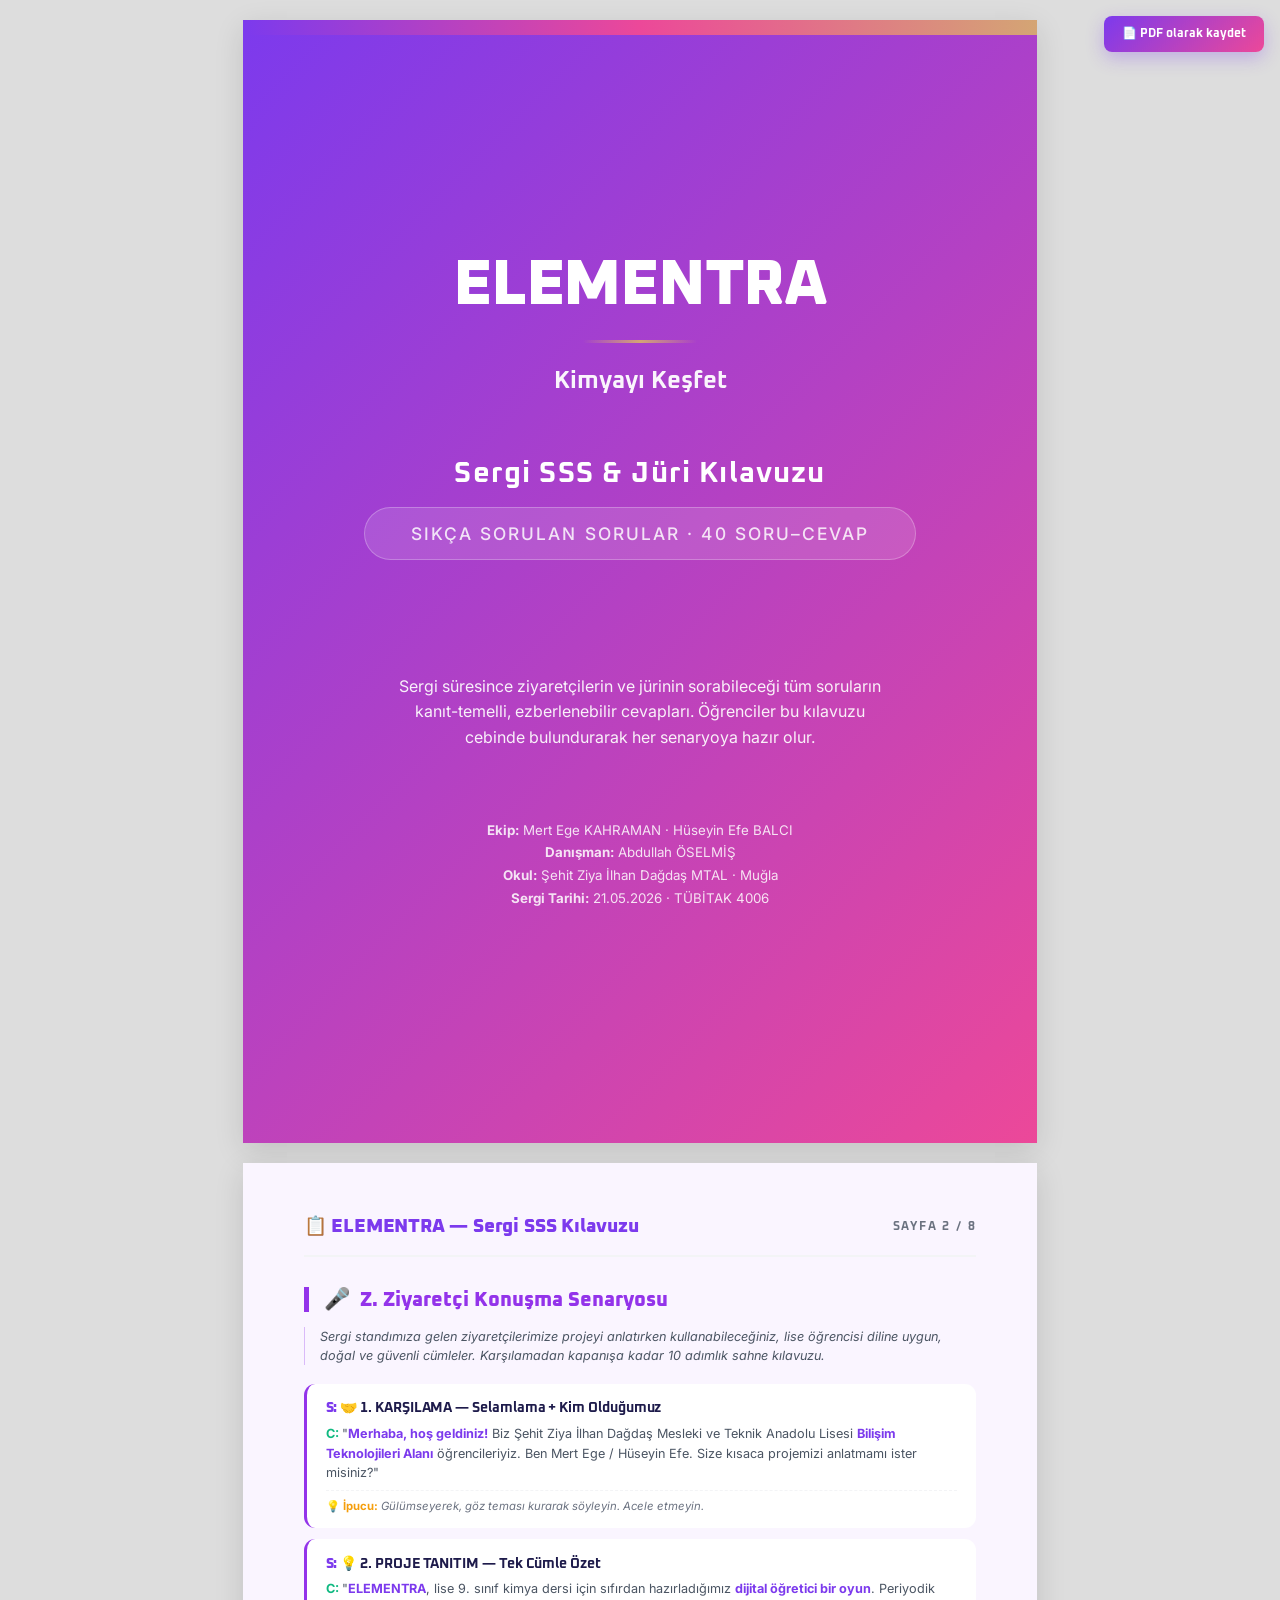
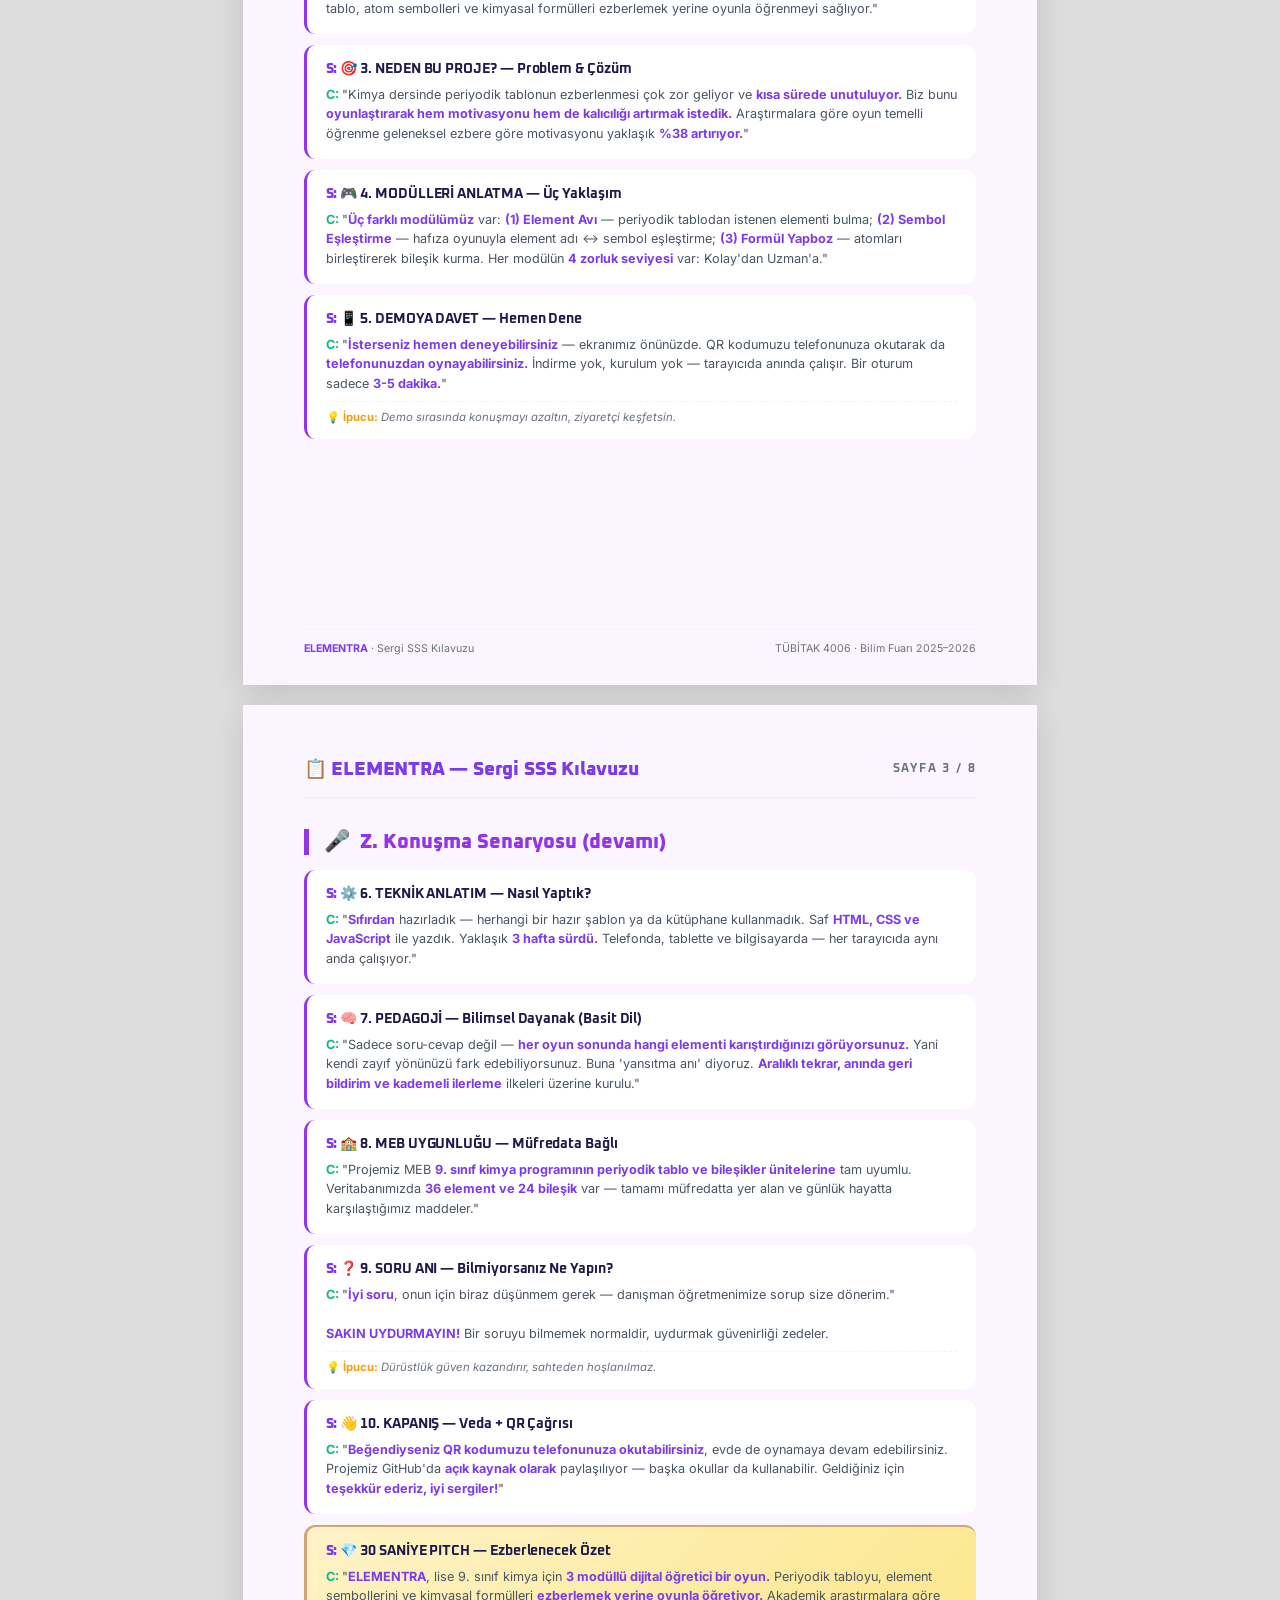
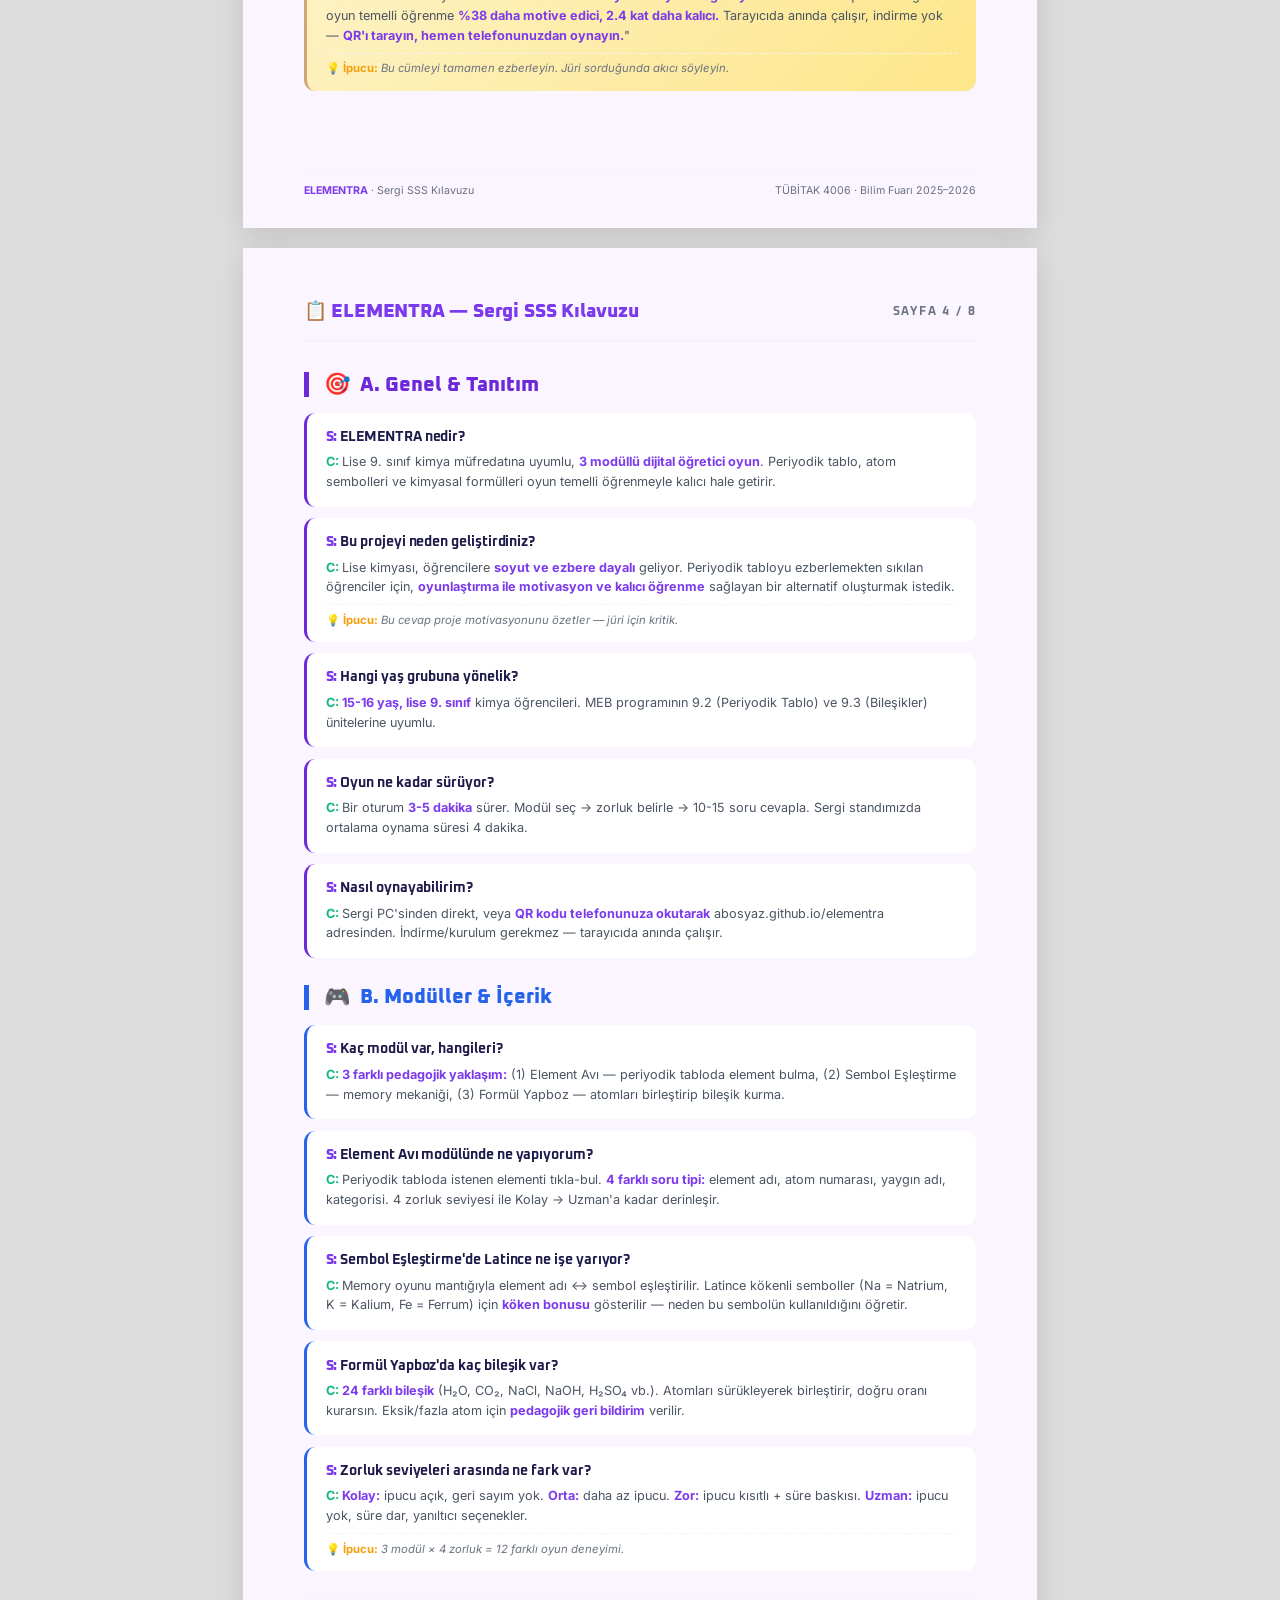
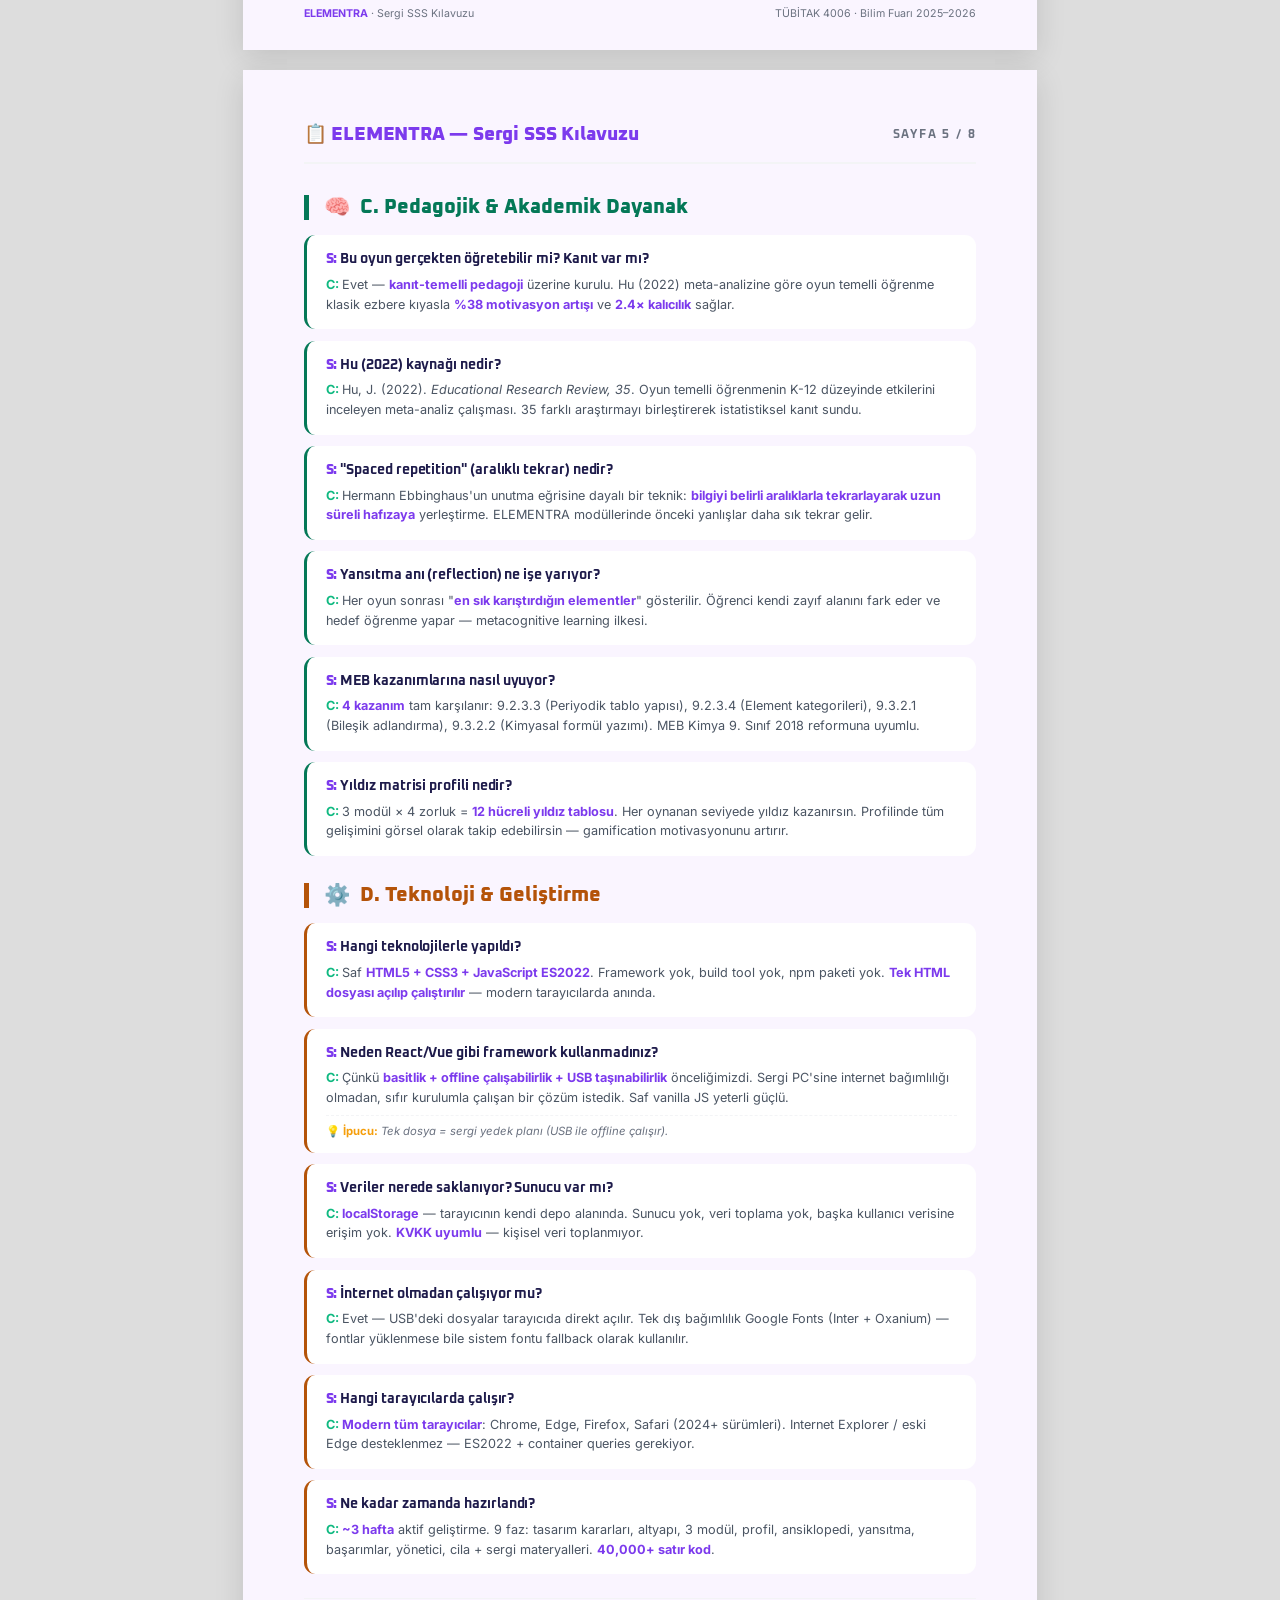
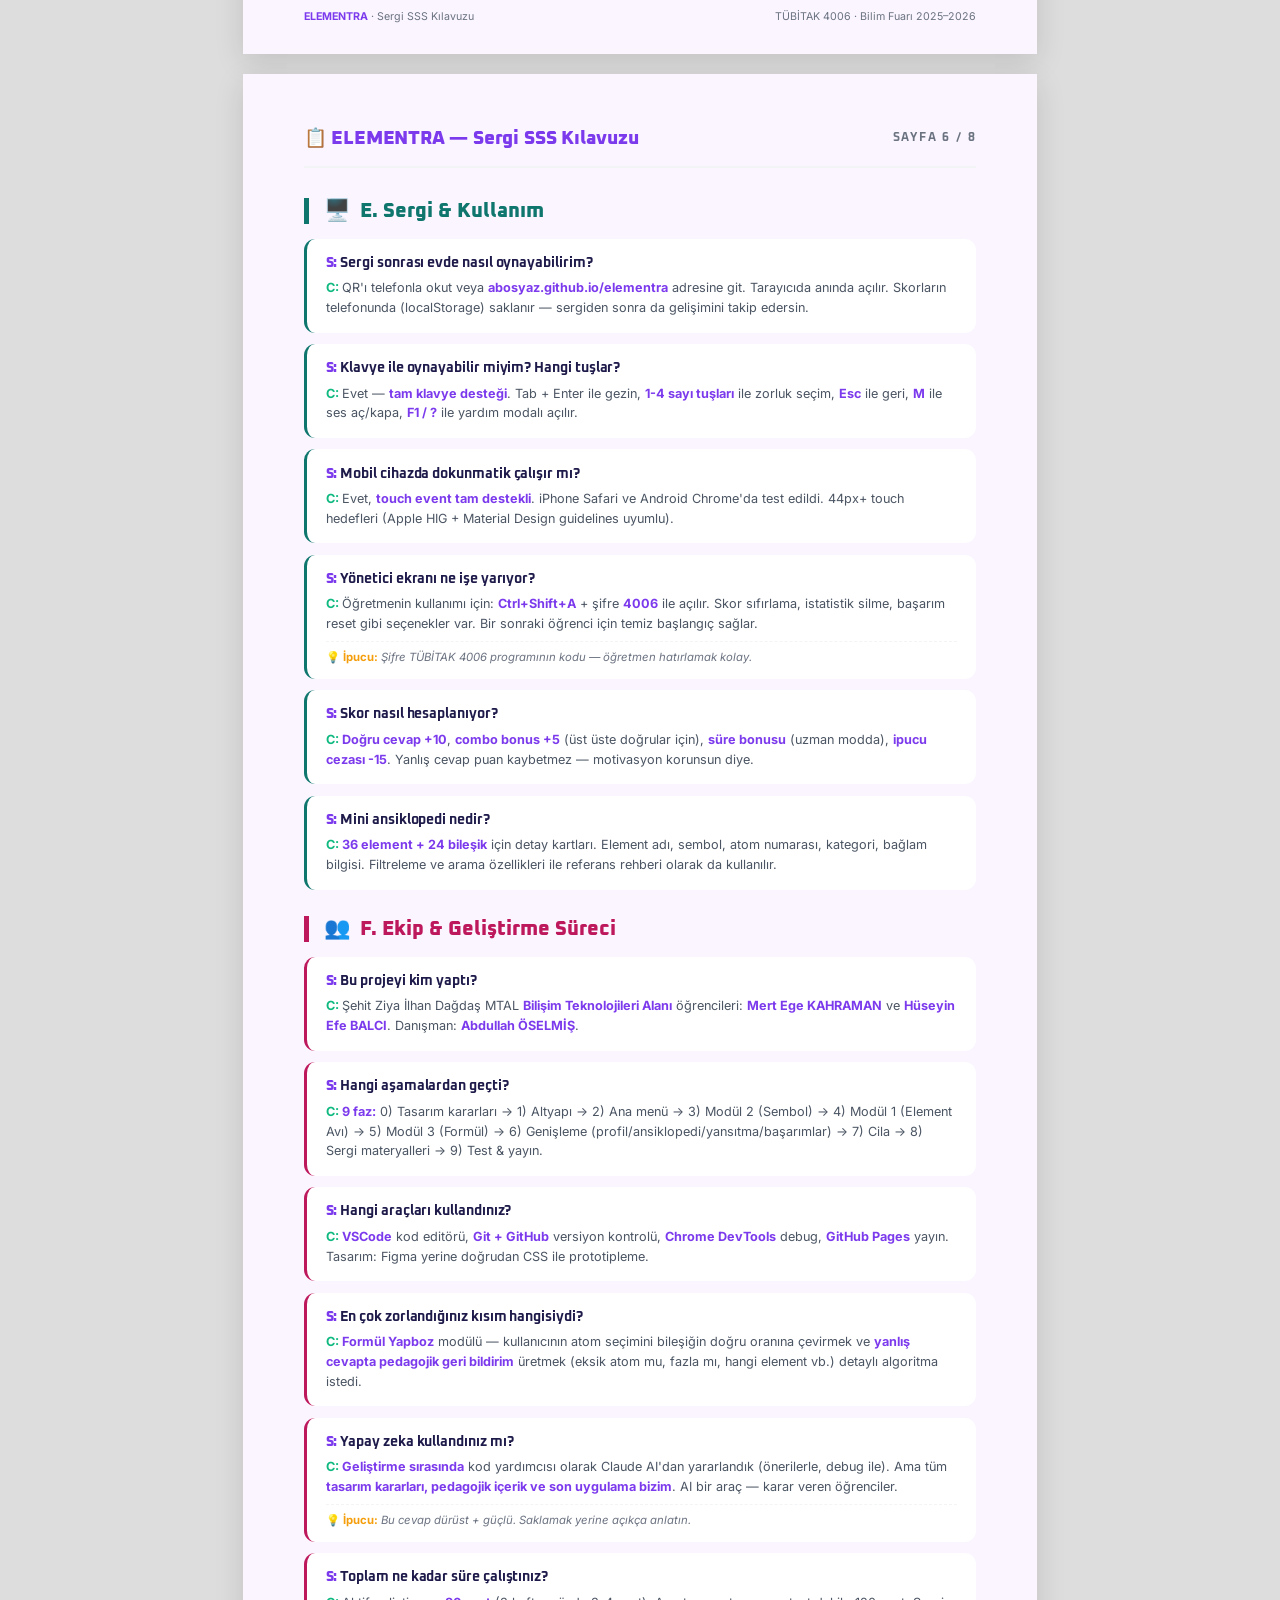
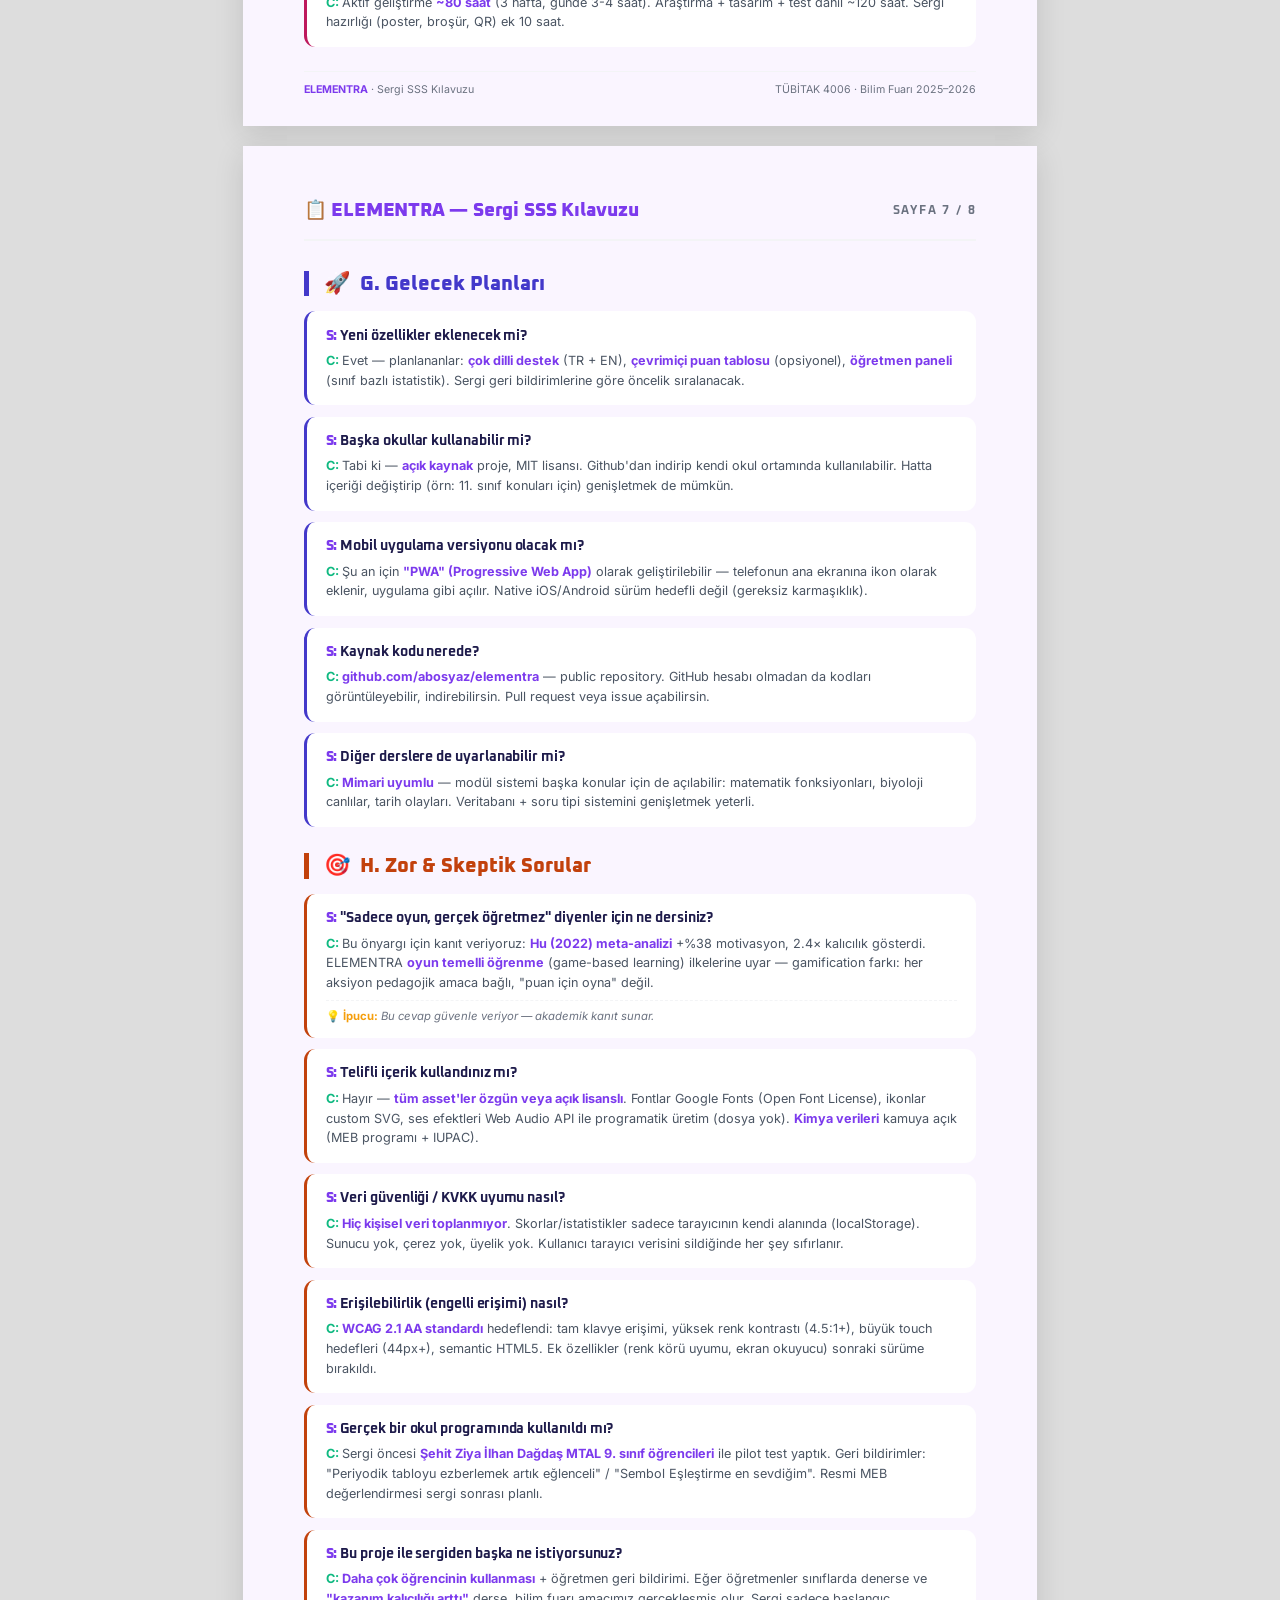
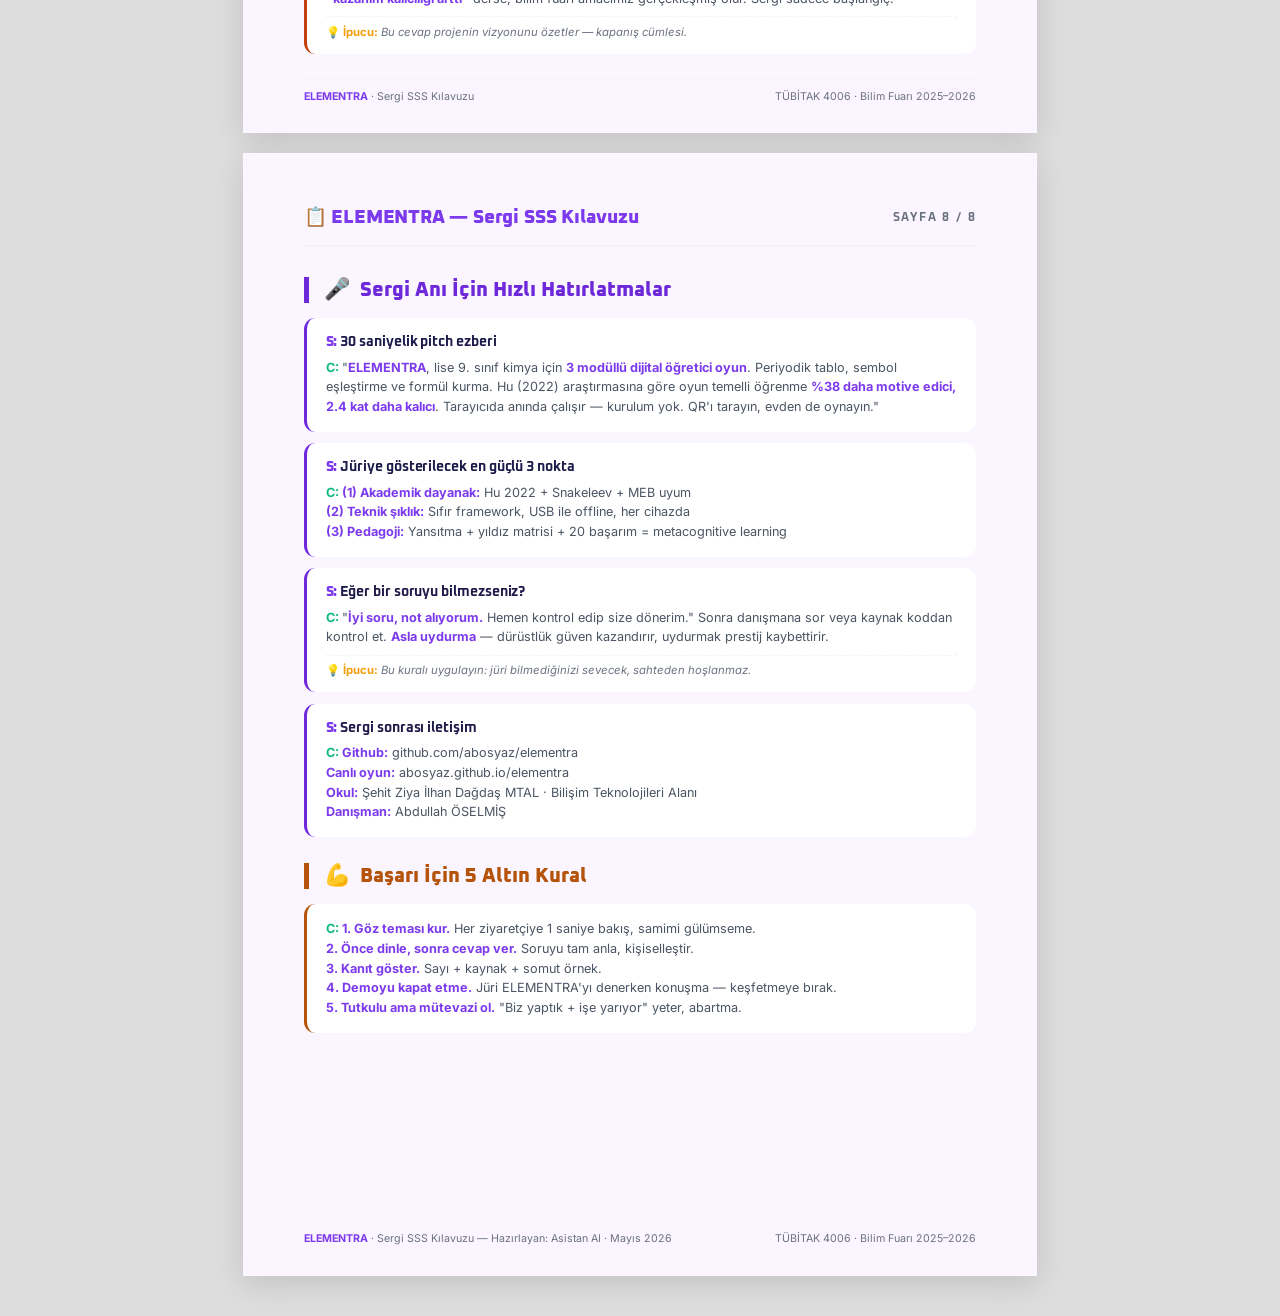
<file: sergi/sss_juri_kilavuzu.html>
<!DOCTYPE html>
<html lang="tr">
<head>
    <meta charset="UTF-8">
    <title>ELEMENTRA — Sergi SSS & Jüri Kılavuzu</title>
    <link href="https://fonts.googleapis.com/css2?family=Inter:wght@400;500;600;700;800&family=Oxanium:wght@500;700;800&display=swap" rel="stylesheet">
    <style>
        @page {
            size: 210mm 297mm;
            margin: 0;
        }

        * {
            margin: 0;
            padding: 0;
            box-sizing: border-box;
        }

        :root {
            --brand-primary:   #7C3AED;
            --brand-secondary: #EC4899;
            --accent-gold:     #D4A574;
            --color-success:   #10B981;
            --color-error:     #EF4444;
            --color-warning:   #F59E0B;
            --color-info:      #06B6D4;
            --text-primary:    #1E1B4B;
            --text-secondary:  #4B5563;
            --text-muted:      #6B7280;
            --surface-0:       #FAF5FF;
            --surface-1:       #FFFFFF;
            --surface-2:       #F3F4F6;
            --grad-brand:      linear-gradient(135deg, #7C3AED 0%, #EC4899 100%);
            --font-display:    'Oxanium', sans-serif;
            --font-body:       'Inter', system-ui, sans-serif;
        }

        html, body {
            background: var(--surface-0);
            color: var(--text-primary);
            font-family: var(--font-body);
            -webkit-print-color-adjust: exact;
            print-color-adjust: exact;
        }

        body {
            display: flex;
            flex-direction: column;
            align-items: center;
        }

        @media screen {
            body {
                padding: 20px;
                background: #ddd;
            }
        }

        /* ═════════════════════════════════════════════════
           SAYFA — A4 portrait
           ═════════════════════════════════════════════════ */
        .sayfa {
            width: 210mm;
            min-height: 297mm;
            background: var(--surface-0);
            padding: 18mm 16mm;
            position: relative;
            page-break-after: always;
        }

        .sayfa:last-child {
            page-break-after: auto;
        }

        @media screen {
            .sayfa {
                box-shadow: 0 8px 28px rgba(0, 0, 0, 0.12);
                margin-bottom: 20px;
            }
        }

        /* ═════════════════════════════════════════════════
           KAPAK SAYFASI
           ═════════════════════════════════════════════════ */
        .sayfa-kapak {
            display: flex;
            flex-direction: column;
            align-items: center;
            justify-content: center;
            text-align: center;
            background: var(--grad-brand);
            color: #FFFFFF;
            padding: 30mm 20mm;
        }

        .sayfa-kapak::before {
            content: '';
            position: absolute;
            top: 0;
            left: 0;
            right: 0;
            height: 4mm;
            background: linear-gradient(90deg, #7C3AED, #EC4899, #D4A574);
        }

        .kapak-baslik {
            font-family: var(--font-display);
            font-weight: 800;
            font-size: 48pt;
            letter-spacing: -0.02em;
            line-height: 1;
            margin-bottom: 6mm;
        }

        .kapak-baslik::after {
            content: '';
            display: block;
            width: 30mm;
            height: 0.8mm;
            margin: 6mm auto 0;
            background: linear-gradient(90deg, transparent, #D4A574, transparent);
            border-radius: 1mm;
        }

        .kapak-slogan {
            font-family: var(--font-display);
            font-weight: 700;
            font-size: 18pt;
            margin-bottom: 16mm;
            opacity: 0.95;
        }

        .kapak-baslik2 {
            font-family: var(--font-display);
            font-weight: 700;
            font-size: 22pt;
            letter-spacing: 0.04em;
            margin-bottom: 4mm;
        }

        .kapak-alt-baslik {
            font-size: 13pt;
            font-weight: 500;
            letter-spacing: 0.12em;
            text-transform: uppercase;
            opacity: 0.85;
            padding: 4mm 12mm;
            background: rgba(255, 255, 255, 0.15);
            border-radius: 999px;
            margin-bottom: 30mm;
            border: 0.5mm solid rgba(255, 255, 255, 0.3);
        }

        .kapak-aciklama {
            font-size: 12pt;
            line-height: 1.6;
            max-width: 130mm;
            opacity: 0.92;
            margin-bottom: 18mm;
        }

        .kapak-meta {
            font-size: 10pt;
            opacity: 0.85;
            line-height: 1.7;
        }

        .kapak-meta strong { color: #FFFFFF; }

        /* ═════════════════════════════════════════════════
           İÇERİK SAYFALARI
           ═════════════════════════════════════════════════ */
        .sayfa-icerik {
            padding-top: 14mm;
            padding-bottom: 14mm;
        }

        /* Header (üst aksan + sayfa başlığı) */
        .icerik-header {
            display: flex;
            align-items: center;
            justify-content: space-between;
            margin-bottom: 8mm;
            padding-bottom: 4mm;
            border-bottom: 1.5pt solid var(--surface-2);
        }

        .icerik-header h1 {
            font-family: var(--font-display);
            font-weight: 800;
            font-size: 14pt;
            color: var(--brand-primary);
            letter-spacing: -0.01em;
        }

        .icerik-header .sayfa-no {
            font-family: var(--font-display);
            font-weight: 700;
            font-size: 9pt;
            color: var(--text-muted);
            letter-spacing: 0.15em;
            text-transform: uppercase;
        }

        /* Bölüm başlığı (kategori) */
        .bolum {
            margin-bottom: 7mm;
        }

        .bolum-baslik {
            font-family: var(--font-display);
            font-weight: 800;
            font-size: 15pt;
            margin-bottom: 4mm;
            padding-left: 4mm;
            border-left: 1.5mm solid;
            line-height: 1.2;
            display: flex;
            align-items: center;
            gap: 2.5mm;
        }

        .bolum-baslik .bolum-emoji {
            font-size: 16pt;
        }

        .bolum-A .bolum-baslik { color: #6D28D9; border-left-color: #6D28D9; }
        .bolum-B .bolum-baslik { color: #2563EB; border-left-color: #2563EB; }
        .bolum-C .bolum-baslik { color: #047857; border-left-color: #047857; }
        .bolum-D .bolum-baslik { color: #B45309; border-left-color: #B45309; }
        .bolum-E .bolum-baslik { color: #0F766E; border-left-color: #0F766E; }
        .bolum-F .bolum-baslik { color: #BE185D; border-left-color: #BE185D; }
        .bolum-G .bolum-baslik { color: #4338CA; border-left-color: #4338CA; }
        .bolum-H .bolum-baslik { color: #C2410C; border-left-color: #C2410C; }
        .bolum-Z .bolum-baslik { color: #9333EA; border-left-color: #9333EA; }

        /* Soru-Cevap kartları */
        .sss {
            background: var(--surface-1);
            border-radius: 3mm;
            padding: 4mm 5mm;
            margin-bottom: 3mm;
            border-left: 0.8mm solid var(--brand-primary);
            page-break-inside: avoid;
        }

        .bolum-A .sss { border-left-color: #6D28D9; }
        .bolum-B .sss { border-left-color: #2563EB; }
        .bolum-C .sss { border-left-color: #047857; }
        .bolum-D .sss { border-left-color: #B45309; }
        .bolum-E .sss { border-left-color: #0F766E; }
        .bolum-F .sss { border-left-color: #BE185D; }
        .bolum-G .sss { border-left-color: #4338CA; }
        .bolum-H .sss { border-left-color: #C2410C; }
        .bolum-Z .sss { border-left-color: #9333EA; }

        .bolum-Z .bolum-aciklama {
            font-size: 9.5pt;
            color: var(--text-secondary);
            line-height: 1.5;
            margin-bottom: 5mm;
            font-style: italic;
            padding-left: 4mm;
            border-left: 0.5mm solid rgba(147, 51, 234, 0.3);
        }

        .bolum-Z .sss-vurgu {
            background: linear-gradient(135deg, #FEF3C7, #FDE68A);
            border-left-color: #D4A574 !important;
            border-top: 0.6mm solid #D4A574;
        }

        .sss-soru {
            font-family: var(--font-display);
            font-weight: 700;
            font-size: 10.5pt;
            color: var(--text-primary);
            margin-bottom: 1.5mm;
            line-height: 1.35;
            letter-spacing: -0.005em;
        }

        .sss-soru::before {
            content: 'S: ';
            color: var(--brand-primary);
            font-weight: 800;
        }

        .sss-cevap {
            font-size: 9.5pt;
            color: var(--text-secondary);
            line-height: 1.55;
        }

        .sss-cevap::before {
            content: 'C: ';
            color: var(--color-success);
            font-weight: 700;
        }

        .sss-cevap strong {
            color: var(--brand-primary);
            font-weight: 700;
        }

        .sss-ipucu {
            font-size: 8.5pt;
            color: var(--text-muted);
            font-style: italic;
            margin-top: 2mm;
            padding-top: 2mm;
            border-top: 0.3mm dashed var(--surface-2);
        }

        .sss-ipucu::before {
            content: '💡 İpucu: ';
            color: var(--color-warning);
            font-style: normal;
            font-weight: 700;
        }

        /* Print yardımcı buton */
        .no-print { }
        @media screen {
            .print-btn {
                position: fixed;
                top: 16px;
                right: 16px;
                z-index: 1000;
                background: var(--grad-brand);
                color: #FFFFFF;
                border: none;
                padding: 10px 18px;
                border-radius: 8px;
                font-family: var(--font-display);
                font-weight: 700;
                font-size: 12px;
                cursor: pointer;
                box-shadow: 0 6px 18px rgba(124, 58, 237, 0.3);
            }
        }
        @media print {
            .print-btn { display: none; }
        }

        /* Footer sayfa altı (her sayfada) */
        .icerik-footer {
            position: absolute;
            bottom: 8mm;
            left: 16mm;
            right: 16mm;
            display: flex;
            justify-content: space-between;
            align-items: center;
            padding-top: 3mm;
            border-top: 0.3mm solid var(--surface-2);
            font-size: 8pt;
            color: var(--text-muted);
        }

        .icerik-footer strong {
            color: var(--brand-primary);
            font-weight: 700;
        }
    </style>
</head>
<body>

    <button class="print-btn no-print" onclick="window.print()">📄 PDF olarak kaydet</button>

    <!-- ════════════════════════════════════════ -->
    <!--  KAPAK SAYFASI                            -->
    <!-- ════════════════════════════════════════ -->
    <div class="sayfa sayfa-kapak">
        <h1 class="kapak-baslik">ELEMENTRA</h1>
        <div class="kapak-slogan">Kimyayı Keşfet</div>
        <div class="kapak-baslik2">Sergi SSS & Jüri Kılavuzu</div>
        <div class="kapak-alt-baslik">Sıkça Sorulan Sorular · 40 Soru–Cevap</div>
        <p class="kapak-aciklama">
            Sergi süresince ziyaretçilerin ve jürinin sorabileceği tüm soruların
            kanıt-temelli, ezberlenebilir cevapları. Öğrenciler bu kılavuzu cebinde
            bulundurarak her senaryoya hazır olur.
        </p>
        <div class="kapak-meta">
            <strong>Ekip:</strong> Mert Ege KAHRAMAN · Hüseyin Efe BALCI<br>
            <strong>Danışman:</strong> Abdullah ÖSELMİŞ<br>
            <strong>Okul:</strong> Şehit Ziya İlhan Dağdaş MTAL · Muğla<br>
            <strong>Sergi Tarihi:</strong> 21.05.2026 · TÜBİTAK 4006
        </div>
    </div>

    <!-- ════════════════════════════════════════ -->
    <!--  SAYFA 2 — ZİYARETÇİ KONUŞMA SENARYOSU (Z) -->
    <!-- ════════════════════════════════════════ -->
    <div class="sayfa sayfa-icerik">
        <div class="icerik-header">
            <h1>📋 ELEMENTRA — Sergi SSS Kılavuzu</h1>
            <span class="sayfa-no">Sayfa 2 / 8</span>
        </div>

        <section class="bolum bolum-Z">
            <h2 class="bolum-baslik">
                <span class="bolum-emoji">🎤</span>
                Z. Ziyaretçi Konuşma Senaryosu
            </h2>
            <p class="bolum-aciklama">
                Sergi standımıza gelen ziyaretçilerimize projeyi anlatırken kullanabileceğiniz, lise öğrencisi diline uygun, doğal ve güvenli cümleler. Karşılamadan kapanışa kadar 10 adımlık sahne kılavuzu.
            </p>

            <div class="sss">
                <div class="sss-soru">🤝 1. KARŞILAMA — Selamlama + Kim Olduğumuz</div>
                <div class="sss-cevap">
                    "<strong>Merhaba, hoş geldiniz!</strong> Biz Şehit Ziya İlhan Dağdaş Mesleki ve Teknik Anadolu Lisesi <strong>Bilişim Teknolojileri Alanı</strong> öğrencileriyiz. Ben Mert Ege / Hüseyin Efe. Size kısaca projemizi anlatmamı ister misiniz?"
                </div>
                <div class="sss-ipucu">Gülümseyerek, göz teması kurarak söyleyin. Acele etmeyin.</div>
            </div>

            <div class="sss">
                <div class="sss-soru">💡 2. PROJE TANITIM — Tek Cümle Özet</div>
                <div class="sss-cevap">
                    "<strong>ELEMENTRA</strong>, lise 9. sınıf kimya dersi için sıfırdan hazırladığımız <strong>dijital öğretici bir oyun</strong>. Periyodik tablo, atom sembolleri ve kimyasal formülleri ezberlemek yerine oyunla öğrenmeyi sağlıyor."
                </div>
            </div>

            <div class="sss">
                <div class="sss-soru">🎯 3. NEDEN BU PROJE? — Problem &amp; Çözüm</div>
                <div class="sss-cevap">
                    "Kimya dersinde periyodik tablonun ezberlenmesi çok zor geliyor ve <strong>kısa sürede unutuluyor.</strong> Biz bunu <strong>oyunlaştırarak hem motivasyonu hem de kalıcılığı artırmak istedik.</strong> Araştırmalara göre oyun temelli öğrenme geleneksel ezbere göre motivasyonu yaklaşık <strong>%38 artırıyor.</strong>"
                </div>
            </div>

            <div class="sss">
                <div class="sss-soru">🎮 4. MODÜLLERİ ANLATMA — Üç Yaklaşım</div>
                <div class="sss-cevap">
                    "<strong>Üç farklı modülümüz</strong> var: <strong>(1) Element Avı</strong> — periyodik tablodan istenen elementi bulma; <strong>(2) Sembol Eşleştirme</strong> — hafıza oyunuyla element adı ↔ sembol eşleştirme; <strong>(3) Formül Yapboz</strong> — atomları birleştirerek bileşik kurma. Her modülün <strong>4 zorluk seviyesi</strong> var: Kolay'dan Uzman'a."
                </div>
            </div>

            <div class="sss">
                <div class="sss-soru">📱 5. DEMOYA DAVET — Hemen Dene</div>
                <div class="sss-cevap">
                    "<strong>İsterseniz hemen deneyebilirsiniz</strong> — ekranımız önünüzde. QR kodumuzu telefonunuza okutarak da <strong>telefonunuzdan oynayabilirsiniz.</strong> İndirme yok, kurulum yok — tarayıcıda anında çalışır. Bir oturum sadece <strong>3-5 dakika.</strong>"
                </div>
                <div class="sss-ipucu">Demo sırasında konuşmayı azaltın, ziyaretçi keşfetsin.</div>
            </div>
        </section>

        <div class="icerik-footer">
            <span><strong>ELEMENTRA</strong> · Sergi SSS Kılavuzu</span>
            <span>TÜBİTAK 4006 · Bilim Fuarı 2025–2026</span>
        </div>
    </div>

    <!-- ════════════════════════════════════════ -->
    <!--  SAYFA 3 — Z DEVAMI + 30 SANİYE PITCH    -->
    <!-- ════════════════════════════════════════ -->
    <div class="sayfa sayfa-icerik">
        <div class="icerik-header">
            <h1>📋 ELEMENTRA — Sergi SSS Kılavuzu</h1>
            <span class="sayfa-no">Sayfa 3 / 8</span>
        </div>

        <section class="bolum bolum-Z">
            <h2 class="bolum-baslik">
                <span class="bolum-emoji">🎤</span>
                Z. Konuşma Senaryosu (devamı)
            </h2>

            <div class="sss">
                <div class="sss-soru">⚙️ 6. TEKNİK ANLATIM — Nasıl Yaptık?</div>
                <div class="sss-cevap">
                    "<strong>Sıfırdan</strong> hazırladık — herhangi bir hazır şablon ya da kütüphane kullanmadık. Saf <strong>HTML, CSS ve JavaScript</strong> ile yazdık. Yaklaşık <strong>3 hafta sürdü.</strong> Telefonda, tablette ve bilgisayarda — her tarayıcıda aynı anda çalışıyor."
                </div>
            </div>

            <div class="sss">
                <div class="sss-soru">🧠 7. PEDAGOJİ — Bilimsel Dayanak (Basit Dil)</div>
                <div class="sss-cevap">
                    "Sadece soru-cevap değil — <strong>her oyun sonunda hangi elementi karıştırdığınızı görüyorsunuz.</strong> Yani kendi zayıf yönünüzü fark edebiliyorsunuz. Buna 'yansıtma anı' diyoruz. <strong>Aralıklı tekrar, anında geri bildirim ve kademeli ilerleme</strong> ilkeleri üzerine kurulu."
                </div>
            </div>

            <div class="sss">
                <div class="sss-soru">🏫 8. MEB UYGUNLUĞU — Müfredata Bağlı</div>
                <div class="sss-cevap">
                    "Projemiz MEB <strong>9. sınıf kimya programının periyodik tablo ve bileşikler ünitelerine</strong> tam uyumlu. Veritabanımızda <strong>36 element ve 24 bileşik</strong> var — tamamı müfredatta yer alan ve günlük hayatta karşılaştığımız maddeler."
                </div>
            </div>

            <div class="sss">
                <div class="sss-soru">❓ 9. SORU ANI — Bilmiyorsanız Ne Yapın?</div>
                <div class="sss-cevap">
                    "<strong>İyi soru</strong>, onun için biraz düşünmem gerek — danışman öğretmenimize sorup size dönerim." <br><br>
                    <strong>SAKIN UYDURMAYIN!</strong> Bir soruyu bilmemek normaldir, uydurmak güvenirliği zedeler.
                </div>
                <div class="sss-ipucu">Dürüstlük güven kazandırır, sahteden hoşlanılmaz.</div>
            </div>

            <div class="sss">
                <div class="sss-soru">👋 10. KAPANIŞ — Veda + QR Çağrısı</div>
                <div class="sss-cevap">
                    "<strong>Beğendiyseniz QR kodumuzu telefonunuza okutabilirsiniz</strong>, evde de oynamaya devam edebilirsiniz. Projemiz GitHub'da <strong>açık kaynak olarak</strong> paylaşılıyor — başka okullar da kullanabilir. Geldiğiniz için <strong>teşekkür ederiz, iyi sergiler!</strong>"
                </div>
            </div>

            <div class="sss sss-vurgu">
                <div class="sss-soru">💎 30 SANİYE PITCH — Ezberlenecek Özet</div>
                <div class="sss-cevap">
                    "<strong>ELEMENTRA</strong>, lise 9. sınıf kimya için <strong>3 modüllü dijital öğretici bir oyun.</strong> Periyodik tabloyu, element sembollerini ve kimyasal formülleri <strong>ezberlemek yerine oyunla öğretiyor.</strong> Akademik araştırmalara göre oyun temelli öğrenme <strong>%38 daha motive edici, 2.4 kat daha kalıcı.</strong> Tarayıcıda anında çalışır, indirme yok — <strong>QR'ı tarayın, hemen telefonunuzdan oynayın.</strong>"
                </div>
                <div class="sss-ipucu">Bu cümleyi tamamen ezberleyin. Jüri sorduğunda akıcı söyleyin.</div>
            </div>
        </section>

        <div class="icerik-footer">
            <span><strong>ELEMENTRA</strong> · Sergi SSS Kılavuzu</span>
            <span>TÜBİTAK 4006 · Bilim Fuarı 2025–2026</span>
        </div>
    </div>

    <!-- ════════════════════════════════════════ -->
    <!--  SAYFA 4 — Bölüm A + B                    -->
    <!-- ════════════════════════════════════════ -->
    <div class="sayfa sayfa-icerik">
        <div class="icerik-header">
            <h1>📋 ELEMENTRA — Sergi SSS Kılavuzu</h1>
            <span class="sayfa-no">Sayfa 4 / 8</span>
        </div>

        <!-- BÖLÜM A: GENEL & TANITIM -->
        <section class="bolum bolum-A">
            <h2 class="bolum-baslik">
                <span class="bolum-emoji">🎯</span>
                A. Genel & Tanıtım
            </h2>

            <div class="sss">
                <div class="sss-soru">ELEMENTRA nedir?</div>
                <div class="sss-cevap">
                    Lise 9. sınıf kimya müfredatına uyumlu, <strong>3 modüllü dijital öğretici oyun</strong>.
                    Periyodik tablo, atom sembolleri ve kimyasal formülleri oyun temelli öğrenmeyle
                    kalıcı hale getirir.
                </div>
            </div>

            <div class="sss">
                <div class="sss-soru">Bu projeyi neden geliştirdiniz?</div>
                <div class="sss-cevap">
                    Lise kimyası, öğrencilere <strong>soyut ve ezbere dayalı</strong> geliyor. Periyodik
                    tabloyu ezberlemekten sıkılan öğrenciler için, <strong>oyunlaştırma ile motivasyon
                    ve kalıcı öğrenme</strong> sağlayan bir alternatif oluşturmak istedik.
                </div>
                <div class="sss-ipucu">Bu cevap proje motivasyonunu özetler — jüri için kritik.</div>
            </div>

            <div class="sss">
                <div class="sss-soru">Hangi yaş grubuna yönelik?</div>
                <div class="sss-cevap">
                    <strong>15-16 yaş, lise 9. sınıf</strong> kimya öğrencileri. MEB programının
                    9.2 (Periyodik Tablo) ve 9.3 (Bileşikler) ünitelerine uyumlu.
                </div>
            </div>

            <div class="sss">
                <div class="sss-soru">Oyun ne kadar sürüyor?</div>
                <div class="sss-cevap">
                    Bir oturum <strong>3-5 dakika</strong> sürer. Modül seç → zorluk belirle →
                    10-15 soru cevapla. Sergi standımızda ortalama oynama süresi 4 dakika.
                </div>
            </div>

            <div class="sss">
                <div class="sss-soru">Nasıl oynayabilirim?</div>
                <div class="sss-cevap">
                    Sergi PC'sinden direkt, veya <strong>QR kodu telefonunuza okutarak</strong>
                    abosyaz.github.io/elementra adresinden. İndirme/kurulum gerekmez —
                    tarayıcıda anında çalışır.
                </div>
            </div>
        </section>

        <!-- BÖLÜM B: MODÜLLER -->
        <section class="bolum bolum-B">
            <h2 class="bolum-baslik">
                <span class="bolum-emoji">🎮</span>
                B. Modüller & İçerik
            </h2>

            <div class="sss">
                <div class="sss-soru">Kaç modül var, hangileri?</div>
                <div class="sss-cevap">
                    <strong>3 farklı pedagojik yaklaşım:</strong> (1) Element Avı — periyodik
                    tabloda element bulma, (2) Sembol Eşleştirme — memory mekaniği,
                    (3) Formül Yapboz — atomları birleştirip bileşik kurma.
                </div>
            </div>

            <div class="sss">
                <div class="sss-soru">Element Avı modülünde ne yapıyorum?</div>
                <div class="sss-cevap">
                    Periyodik tabloda istenen elementi tıkla-bul. <strong>4 farklı soru tipi:</strong>
                    element adı, atom numarası, yaygın adı, kategorisi. 4 zorluk seviyesi ile
                    Kolay → Uzman'a kadar derinleşir.
                </div>
            </div>

            <div class="sss">
                <div class="sss-soru">Sembol Eşleştirme'de Latince ne işe yarıyor?</div>
                <div class="sss-cevap">
                    Memory oyunu mantığıyla element adı ↔ sembol eşleştirilir. Latince kökenli
                    semboller (Na = Natrium, K = Kalium, Fe = Ferrum) için <strong>köken bonusu</strong>
                    gösterilir — neden bu sembolün kullanıldığını öğretir.
                </div>
            </div>

            <div class="sss">
                <div class="sss-soru">Formül Yapboz'da kaç bileşik var?</div>
                <div class="sss-cevap">
                    <strong>24 farklı bileşik</strong> (H₂O, CO₂, NaCl, NaOH, H₂SO₄ vb.).
                    Atomları sürükleyerek birleştirir, doğru oranı kurarsın. Eksik/fazla atom
                    için <strong>pedagojik geri bildirim</strong> verilir.
                </div>
            </div>

            <div class="sss">
                <div class="sss-soru">Zorluk seviyeleri arasında ne fark var?</div>
                <div class="sss-cevap">
                    <strong>Kolay:</strong> ipucu açık, geri sayım yok. <strong>Orta:</strong> daha az
                    ipucu. <strong>Zor:</strong> ipucu kısıtlı + süre baskısı. <strong>Uzman:</strong>
                    ipucu yok, süre dar, yanıltıcı seçenekler.
                </div>
                <div class="sss-ipucu">3 modül × 4 zorluk = 12 farklı oyun deneyimi.</div>
            </div>
        </section>

        <div class="icerik-footer">
            <span><strong>ELEMENTRA</strong> · Sergi SSS Kılavuzu</span>
            <span>TÜBİTAK 4006 · Bilim Fuarı 2025–2026</span>
        </div>
    </div>

    <!-- ════════════════════════════════════════ -->
    <!--  SAYFA 3 — Bölüm C + D                    -->
    <!-- ════════════════════════════════════════ -->
    <div class="sayfa sayfa-icerik">
        <div class="icerik-header">
            <h1>📋 ELEMENTRA — Sergi SSS Kılavuzu</h1>
            <span class="sayfa-no">Sayfa 5 / 8</span>
        </div>

        <!-- BÖLÜM C: PEDAGOJİK & AKADEMİK -->
        <section class="bolum bolum-C">
            <h2 class="bolum-baslik">
                <span class="bolum-emoji">🧠</span>
                C. Pedagojik & Akademik Dayanak
            </h2>

            <div class="sss">
                <div class="sss-soru">Bu oyun gerçekten öğretebilir mi? Kanıt var mı?</div>
                <div class="sss-cevap">
                    Evet — <strong>kanıt-temelli pedagoji</strong> üzerine kurulu. Hu (2022)
                    meta-analizine göre oyun temelli öğrenme klasik ezbere kıyasla
                    <strong>%38 motivasyon artışı</strong> ve <strong>2.4× kalıcılık</strong> sağlar.
                </div>
            </div>

            <div class="sss">
                <div class="sss-soru">Hu (2022) kaynağı nedir?</div>
                <div class="sss-cevap">
                    Hu, J. (2022). <em>Educational Research Review, 35</em>. Oyun temelli öğrenmenin
                    K-12 düzeyinde etkilerini inceleyen meta-analiz çalışması.
                    35 farklı araştırmayı birleştirerek istatistiksel kanıt sundu.
                </div>
            </div>

            <div class="sss">
                <div class="sss-soru">"Spaced repetition" (aralıklı tekrar) nedir?</div>
                <div class="sss-cevap">
                    Hermann Ebbinghaus'un unutma eğrisine dayalı bir teknik:
                    <strong>bilgiyi belirli aralıklarla tekrarlayarak uzun süreli hafızaya</strong>
                    yerleştirme. ELEMENTRA modüllerinde önceki yanlışlar daha sık tekrar gelir.
                </div>
            </div>

            <div class="sss">
                <div class="sss-soru">Yansıtma anı (reflection) ne işe yarıyor?</div>
                <div class="sss-cevap">
                    Her oyun sonrası "<strong>en sık karıştırdığın elementler</strong>" gösterilir.
                    Öğrenci kendi zayıf alanını fark eder ve hedef öğrenme yapar —
                    metacognitive learning ilkesi.
                </div>
            </div>

            <div class="sss">
                <div class="sss-soru">MEB kazanımlarına nasıl uyuyor?</div>
                <div class="sss-cevap">
                    <strong>4 kazanım</strong> tam karşılanır: 9.2.3.3 (Periyodik tablo yapısı),
                    9.2.3.4 (Element kategorileri), 9.3.2.1 (Bileşik adlandırma),
                    9.3.2.2 (Kimyasal formül yazımı). MEB Kimya 9. Sınıf 2018 reformuna uyumlu.
                </div>
            </div>

            <div class="sss">
                <div class="sss-soru">Yıldız matrisi profili nedir?</div>
                <div class="sss-cevap">
                    3 modül × 4 zorluk = <strong>12 hücreli yıldız tablosu</strong>. Her oynanan
                    seviyede yıldız kazanırsın. Profilinde tüm gelişimini görsel olarak takip
                    edebilirsin — gamification motivasyonunu artırır.
                </div>
            </div>
        </section>

        <!-- BÖLÜM D: TEKNOLOJİ -->
        <section class="bolum bolum-D">
            <h2 class="bolum-baslik">
                <span class="bolum-emoji">⚙️</span>
                D. Teknoloji & Geliştirme
            </h2>

            <div class="sss">
                <div class="sss-soru">Hangi teknolojilerle yapıldı?</div>
                <div class="sss-cevap">
                    Saf <strong>HTML5 + CSS3 + JavaScript ES2022</strong>. Framework yok,
                    build tool yok, npm paketi yok. <strong>Tek HTML dosyası açılıp çalıştırılır</strong>
                    — modern tarayıcılarda anında.
                </div>
            </div>

            <div class="sss">
                <div class="sss-soru">Neden React/Vue gibi framework kullanmadınız?</div>
                <div class="sss-cevap">
                    Çünkü <strong>basitlik + offline çalışabilirlik + USB taşınabilirlik</strong>
                    önceliğimizdi. Sergi PC'sine internet bağımlılığı olmadan, sıfır kurulumla
                    çalışan bir çözüm istedik. Saf vanilla JS yeterli güçlü.
                </div>
                <div class="sss-ipucu">Tek dosya = sergi yedek planı (USB ile offline çalışır).</div>
            </div>

            <div class="sss">
                <div class="sss-soru">Veriler nerede saklanıyor? Sunucu var mı?</div>
                <div class="sss-cevap">
                    <strong>localStorage</strong> — tarayıcının kendi depo alanında. Sunucu yok,
                    veri toplama yok, başka kullanıcı verisine erişim yok.
                    <strong>KVKK uyumlu</strong> — kişisel veri toplanmıyor.
                </div>
            </div>

            <div class="sss">
                <div class="sss-soru">İnternet olmadan çalışıyor mu?</div>
                <div class="sss-cevap">
                    Evet — USB'deki dosyalar tarayıcıda direkt açılır. Tek dış bağımlılık
                    Google Fonts (Inter + Oxanium) — fontlar yüklenmese bile sistem fontu
                    fallback olarak kullanılır.
                </div>
            </div>

            <div class="sss">
                <div class="sss-soru">Hangi tarayıcılarda çalışır?</div>
                <div class="sss-cevap">
                    <strong>Modern tüm tarayıcılar</strong>: Chrome, Edge, Firefox, Safari
                    (2024+ sürümleri). Internet Explorer / eski Edge desteklenmez —
                    ES2022 + container queries gerekiyor.
                </div>
            </div>

            <div class="sss">
                <div class="sss-soru">Ne kadar zamanda hazırlandı?</div>
                <div class="sss-cevap">
                    <strong>~3 hafta</strong> aktif geliştirme. 9 faz: tasarım kararları,
                    altyapı, 3 modül, profil, ansiklopedi, yansıtma, başarımlar, yönetici,
                    cila + sergi materyalleri. <strong>40,000+ satır kod</strong>.
                </div>
            </div>
        </section>

        <div class="icerik-footer">
            <span><strong>ELEMENTRA</strong> · Sergi SSS Kılavuzu</span>
            <span>TÜBİTAK 4006 · Bilim Fuarı 2025–2026</span>
        </div>
    </div>

    <!-- ════════════════════════════════════════ -->
    <!--  SAYFA 4 — Bölüm E + F                    -->
    <!-- ════════════════════════════════════════ -->
    <div class="sayfa sayfa-icerik">
        <div class="icerik-header">
            <h1>📋 ELEMENTRA — Sergi SSS Kılavuzu</h1>
            <span class="sayfa-no">Sayfa 6 / 8</span>
        </div>

        <!-- BÖLÜM E: SERGİ & KULLANIM -->
        <section class="bolum bolum-E">
            <h2 class="bolum-baslik">
                <span class="bolum-emoji">🖥️</span>
                E. Sergi & Kullanım
            </h2>

            <div class="sss">
                <div class="sss-soru">Sergi sonrası evde nasıl oynayabilirim?</div>
                <div class="sss-cevap">
                    QR'ı telefonla okut veya <strong>abosyaz.github.io/elementra</strong>
                    adresine git. Tarayıcıda anında açılır. Skorların telefonunda
                    (localStorage) saklanır — sergiden sonra da gelişimini takip edersin.
                </div>
            </div>

            <div class="sss">
                <div class="sss-soru">Klavye ile oynayabilir miyim? Hangi tuşlar?</div>
                <div class="sss-cevap">
                    Evet — <strong>tam klavye desteği</strong>. Tab + Enter ile gezin,
                    <strong>1-4 sayı tuşları</strong> ile zorluk seçim, <strong>Esc</strong> ile geri,
                    <strong>M</strong> ile ses aç/kapa, <strong>F1 / ?</strong> ile yardım modalı açılır.
                </div>
            </div>

            <div class="sss">
                <div class="sss-soru">Mobil cihazda dokunmatik çalışır mı?</div>
                <div class="sss-cevap">
                    Evet, <strong>touch event tam destekli</strong>. iPhone Safari ve
                    Android Chrome'da test edildi. 44px+ touch hedefleri (Apple HIG +
                    Material Design guidelines uyumlu).
                </div>
            </div>

            <div class="sss">
                <div class="sss-soru">Yönetici ekranı ne işe yarıyor?</div>
                <div class="sss-cevap">
                    Öğretmenin kullanımı için: <strong>Ctrl+Shift+A</strong> + şifre <strong>4006</strong>
                    ile açılır. Skor sıfırlama, istatistik silme, başarım reset gibi seçenekler
                    var. Bir sonraki öğrenci için temiz başlangıç sağlar.
                </div>
                <div class="sss-ipucu">Şifre TÜBİTAK 4006 programının kodu — öğretmen hatırlamak kolay.</div>
            </div>

            <div class="sss">
                <div class="sss-soru">Skor nasıl hesaplanıyor?</div>
                <div class="sss-cevap">
                    <strong>Doğru cevap +10</strong>, <strong>combo bonus +5</strong>
                    (üst üste doğrular için), <strong>süre bonusu</strong> (uzman modda),
                    <strong>ipucu cezası -15</strong>. Yanlış cevap puan kaybetmez —
                    motivasyon korunsun diye.
                </div>
            </div>

            <div class="sss">
                <div class="sss-soru">Mini ansiklopedi nedir?</div>
                <div class="sss-cevap">
                    <strong>36 element + 24 bileşik</strong> için detay kartları. Element
                    adı, sembol, atom numarası, kategori, bağlam bilgisi.
                    Filtreleme ve arama özellikleri ile referans rehberi olarak da kullanılır.
                </div>
            </div>
        </section>

        <!-- BÖLÜM F: EKİP & SÜREÇ -->
        <section class="bolum bolum-F">
            <h2 class="bolum-baslik">
                <span class="bolum-emoji">👥</span>
                F. Ekip & Geliştirme Süreci
            </h2>

            <div class="sss">
                <div class="sss-soru">Bu projeyi kim yaptı?</div>
                <div class="sss-cevap">
                    Şehit Ziya İlhan Dağdaş MTAL <strong>Bilişim Teknolojileri Alanı</strong>
                    öğrencileri: <strong>Mert Ege KAHRAMAN</strong> ve <strong>Hüseyin Efe BALCI</strong>.
                    Danışman: <strong>Abdullah ÖSELMİŞ</strong>.
                </div>
            </div>

            <div class="sss">
                <div class="sss-soru">Hangi aşamalardan geçti?</div>
                <div class="sss-cevap">
                    <strong>9 faz:</strong> 0) Tasarım kararları → 1) Altyapı → 2) Ana menü →
                    3) Modül 2 (Sembol) → 4) Modül 1 (Element Avı) → 5) Modül 3 (Formül) →
                    6) Genişleme (profil/ansiklopedi/yansıtma/başarımlar) → 7) Cila →
                    8) Sergi materyalleri → 9) Test & yayın.
                </div>
            </div>

            <div class="sss">
                <div class="sss-soru">Hangi araçları kullandınız?</div>
                <div class="sss-cevap">
                    <strong>VSCode</strong> kod editörü, <strong>Git + GitHub</strong> versiyon kontrolü,
                    <strong>Chrome DevTools</strong> debug, <strong>GitHub Pages</strong> yayın.
                    Tasarım: Figma yerine doğrudan CSS ile prototipleme.
                </div>
            </div>

            <div class="sss">
                <div class="sss-soru">En çok zorlandığınız kısım hangisiydi?</div>
                <div class="sss-cevap">
                    <strong>Formül Yapboz</strong> modülü — kullanıcının atom seçimini
                    bileşiğin doğru oranına çevirmek ve <strong>yanlış cevapta pedagojik
                    geri bildirim</strong> üretmek (eksik atom mu, fazla mı, hangi element vb.)
                    detaylı algoritma istedi.
                </div>
            </div>

            <div class="sss">
                <div class="sss-soru">Yapay zeka kullandınız mı?</div>
                <div class="sss-cevap">
                    <strong>Geliştirme sırasında</strong> kod yardımcısı olarak Claude AI'dan
                    yararlandık (önerilerle, debug ile). Ama tüm <strong>tasarım kararları,
                    pedagojik içerik ve son uygulama bizim</strong>. AI bir araç —
                    karar veren öğrenciler.
                </div>
                <div class="sss-ipucu">Bu cevap dürüst + güçlü. Saklamak yerine açıkça anlatın.</div>
            </div>

            <div class="sss">
                <div class="sss-soru">Toplam ne kadar süre çalıştınız?</div>
                <div class="sss-cevap">
                    Aktif geliştirme <strong>~80 saat</strong> (3 hafta, günde 3-4 saat).
                    Araştırma + tasarım + test dahil ~120 saat.
                    Sergi hazırlığı (poster, broşür, QR) ek 10 saat.
                </div>
            </div>
        </section>

        <div class="icerik-footer">
            <span><strong>ELEMENTRA</strong> · Sergi SSS Kılavuzu</span>
            <span>TÜBİTAK 4006 · Bilim Fuarı 2025–2026</span>
        </div>
    </div>

    <!-- ════════════════════════════════════════ -->
    <!--  SAYFA 5 — Bölüm G + H                    -->
    <!-- ════════════════════════════════════════ -->
    <div class="sayfa sayfa-icerik">
        <div class="icerik-header">
            <h1>📋 ELEMENTRA — Sergi SSS Kılavuzu</h1>
            <span class="sayfa-no">Sayfa 7 / 8</span>
        </div>

        <!-- BÖLÜM G: GELECEK & GELİŞTİRME -->
        <section class="bolum bolum-G">
            <h2 class="bolum-baslik">
                <span class="bolum-emoji">🚀</span>
                G. Gelecek Planları
            </h2>

            <div class="sss">
                <div class="sss-soru">Yeni özellikler eklenecek mi?</div>
                <div class="sss-cevap">
                    Evet — planlananlar: <strong>çok dilli destek</strong> (TR + EN),
                    <strong>çevrimiçi puan tablosu</strong> (opsiyonel), <strong>öğretmen paneli</strong>
                    (sınıf bazlı istatistik). Sergi geri bildirimlerine göre öncelik
                    sıralanacak.
                </div>
            </div>

            <div class="sss">
                <div class="sss-soru">Başka okullar kullanabilir mi?</div>
                <div class="sss-cevap">
                    Tabi ki — <strong>açık kaynak</strong> proje, MIT lisansı.
                    Github'dan indirip kendi okul ortamında kullanılabilir. Hatta
                    içeriği değiştirip (örn: 11. sınıf konuları için) genişletmek de
                    mümkün.
                </div>
            </div>

            <div class="sss">
                <div class="sss-soru">Mobil uygulama versiyonu olacak mı?</div>
                <div class="sss-cevap">
                    Şu an için <strong>"PWA" (Progressive Web App)</strong> olarak
                    geliştirilebilir — telefonun ana ekranına ikon olarak eklenir,
                    uygulama gibi açılır. Native iOS/Android sürüm hedefli değil
                    (gereksiz karmaşıklık).
                </div>
            </div>

            <div class="sss">
                <div class="sss-soru">Kaynak kodu nerede?</div>
                <div class="sss-cevap">
                    <strong>github.com/abosyaz/elementra</strong> — public repository.
                    GitHub hesabı olmadan da kodları görüntüleyebilir, indirebilirsin.
                    Pull request veya issue açabilirsin.
                </div>
            </div>

            <div class="sss">
                <div class="sss-soru">Diğer derslere de uyarlanabilir mi?</div>
                <div class="sss-cevap">
                    <strong>Mimari uyumlu</strong> — modül sistemi başka konular için
                    de açılabilir: matematik fonksiyonları, biyoloji canlılar, tarih
                    olayları. Veritabanı + soru tipi sistemini genişletmek yeterli.
                </div>
            </div>
        </section>

        <!-- BÖLÜM H: SKEPTİK / ZOR SORULAR -->
        <section class="bolum bolum-H">
            <h2 class="bolum-baslik">
                <span class="bolum-emoji">🎯</span>
                H. Zor & Skeptik Sorular
            </h2>

            <div class="sss">
                <div class="sss-soru">"Sadece oyun, gerçek öğretmez" diyenler için ne dersiniz?</div>
                <div class="sss-cevap">
                    Bu önyargı için kanıt veriyoruz: <strong>Hu (2022) meta-analizi</strong>
                    +%38 motivasyon, 2.4× kalıcılık gösterdi. ELEMENTRA <strong>oyun temelli
                    öğrenme</strong> (game-based learning) ilkelerine uyar — gamification
                    farkı: her aksiyon pedagojik amaca bağlı, "puan için oyna" değil.
                </div>
                <div class="sss-ipucu">Bu cevap güvenle veriyor — akademik kanıt sunar.</div>
            </div>

            <div class="sss">
                <div class="sss-soru">Telifli içerik kullandınız mı?</div>
                <div class="sss-cevap">
                    Hayır — <strong>tüm asset'ler özgün veya açık lisanslı</strong>.
                    Fontlar Google Fonts (Open Font License), ikonlar custom SVG,
                    ses efektleri Web Audio API ile programatik üretim (dosya yok).
                    <strong>Kimya verileri</strong> kamuya açık (MEB programı + IUPAC).
                </div>
            </div>

            <div class="sss">
                <div class="sss-soru">Veri güvenliği / KVKK uyumu nasıl?</div>
                <div class="sss-cevap">
                    <strong>Hiç kişisel veri toplanmıyor</strong>. Skorlar/istatistikler
                    sadece tarayıcının kendi alanında (localStorage). Sunucu yok,
                    çerez yok, üyelik yok. Kullanıcı tarayıcı verisini sildiğinde
                    her şey sıfırlanır.
                </div>
            </div>

            <div class="sss">
                <div class="sss-soru">Erişilebilirlik (engelli erişimi) nasıl?</div>
                <div class="sss-cevap">
                    <strong>WCAG 2.1 AA standardı</strong> hedeflendi: tam klavye erişimi,
                    yüksek renk kontrastı (4.5:1+), büyük touch hedefleri (44px+),
                    semantic HTML5. Ek özellikler (renk körü uyumu, ekran okuyucu)
                    sonraki sürüme bırakıldı.
                </div>
            </div>

            <div class="sss">
                <div class="sss-soru">Gerçek bir okul programında kullanıldı mı?</div>
                <div class="sss-cevap">
                    Sergi öncesi <strong>Şehit Ziya İlhan Dağdaş MTAL 9. sınıf
                    öğrencileri</strong> ile pilot test yaptık. Geri bildirimler:
                    "Periyodik tabloyu ezberlemek artık eğlenceli" / "Sembol Eşleştirme
                    en sevdiğim". Resmi MEB değerlendirmesi sergi sonrası planlı.
                </div>
            </div>

            <div class="sss">
                <div class="sss-soru">Bu proje ile sergiden başka ne istiyorsunuz?</div>
                <div class="sss-cevap">
                    <strong>Daha çok öğrencinin kullanması</strong> + öğretmen geri bildirimi.
                    Eğer öğretmenler sınıflarda denerse ve <strong>"kazanım kalıcılığı
                    arttı"</strong> derse, bilim fuarı amacımız gerçekleşmiş olur.
                    Sergi sadece başlangıç.
                </div>
                <div class="sss-ipucu">Bu cevap projenin vizyonunu özetler — kapanış cümlesi.</div>
            </div>
        </section>

        <div class="icerik-footer">
            <span><strong>ELEMENTRA</strong> · Sergi SSS Kılavuzu</span>
            <span>TÜBİTAK 4006 · Bilim Fuarı 2025–2026</span>
        </div>
    </div>

    <!-- ════════════════════════════════════════ -->
    <!--  SAYFA 6 — Kapanış + Hatırlatma            -->
    <!-- ════════════════════════════════════════ -->
    <div class="sayfa sayfa-icerik">
        <div class="icerik-header">
            <h1>📋 ELEMENTRA — Sergi SSS Kılavuzu</h1>
            <span class="sayfa-no">Sayfa 8 / 8</span>
        </div>

        <section class="bolum bolum-A">
            <h2 class="bolum-baslik">
                <span class="bolum-emoji">🎤</span>
                Sergi Anı İçin Hızlı Hatırlatmalar
            </h2>

            <div class="sss">
                <div class="sss-soru">30 saniyelik pitch ezberi</div>
                <div class="sss-cevap">
                    "<strong>ELEMENTRA</strong>, lise 9. sınıf kimya için <strong>3 modüllü
                    dijital öğretici oyun</strong>. Periyodik tablo, sembol eşleştirme ve
                    formül kurma. Hu (2022) araştırmasına göre oyun temelli öğrenme
                    <strong>%38 daha motive edici, 2.4 kat daha kalıcı</strong>. Tarayıcıda
                    anında çalışır — kurulum yok. QR'ı tarayın, evden de oynayın."
                </div>
            </div>

            <div class="sss">
                <div class="sss-soru">Jüriye gösterilecek en güçlü 3 nokta</div>
                <div class="sss-cevap">
                    <strong>(1) Akademik dayanak:</strong> Hu 2022 + Snakeleev + MEB uyum<br>
                    <strong>(2) Teknik şıklık:</strong> Sıfır framework, USB ile offline,
                    her cihazda<br>
                    <strong>(3) Pedagoji:</strong> Yansıtma + yıldız matrisi + 20 başarım =
                    metacognitive learning
                </div>
            </div>

            <div class="sss">
                <div class="sss-soru">Eğer bir soruyu bilmezseniz?</div>
                <div class="sss-cevap">
                    "<strong>İyi soru, not alıyorum.</strong> Hemen kontrol edip size dönerim."
                    Sonra danışmana sor veya kaynak koddan kontrol et. <strong>Asla uydurma</strong>
                    — dürüstlük güven kazandırır, uydurmak prestij kaybettirir.
                </div>
                <div class="sss-ipucu">Bu kuralı uygulayın: jüri bilmediğinizi sevecek, sahteden hoşlanmaz.</div>
            </div>

            <div class="sss">
                <div class="sss-soru">Sergi sonrası iletişim</div>
                <div class="sss-cevap">
                    <strong>Github:</strong> github.com/abosyaz/elementra<br>
                    <strong>Canlı oyun:</strong> abosyaz.github.io/elementra<br>
                    <strong>Okul:</strong> Şehit Ziya İlhan Dağdaş MTAL · Bilişim Teknolojileri Alanı<br>
                    <strong>Danışman:</strong> Abdullah ÖSELMİŞ
                </div>
            </div>
        </section>

        <section class="bolum bolum-D">
            <h2 class="bolum-baslik">
                <span class="bolum-emoji">💪</span>
                Başarı İçin 5 Altın Kural
            </h2>

            <div class="sss">
                <div class="sss-cevap">
                    <strong>1. Göz teması kur.</strong> Her ziyaretçiye 1 saniye bakış,
                    samimi gülümseme.<br>
                    <strong>2. Önce dinle, sonra cevap ver.</strong> Soruyu tam anla,
                    kişiselleştir.<br>
                    <strong>3. Kanıt göster.</strong> Sayı + kaynak + somut örnek.<br>
                    <strong>4. Demoyu kapat etme.</strong> Jüri ELEMENTRA'yı denerken
                    konuşma — keşfetmeye bırak.<br>
                    <strong>5. Tutkulu ama mütevazi ol.</strong> "Biz yaptık + işe yarıyor"
                    yeter, abartma.
                </div>
            </div>
        </section>

        <div class="icerik-footer">
            <span><strong>ELEMENTRA</strong> · Sergi SSS Kılavuzu — Hazırlayan: Asistan AI · Mayıs 2026</span>
            <span>TÜBİTAK 4006 · Bilim Fuarı 2025–2026</span>
        </div>
    </div>

</body>
</html>
</file>
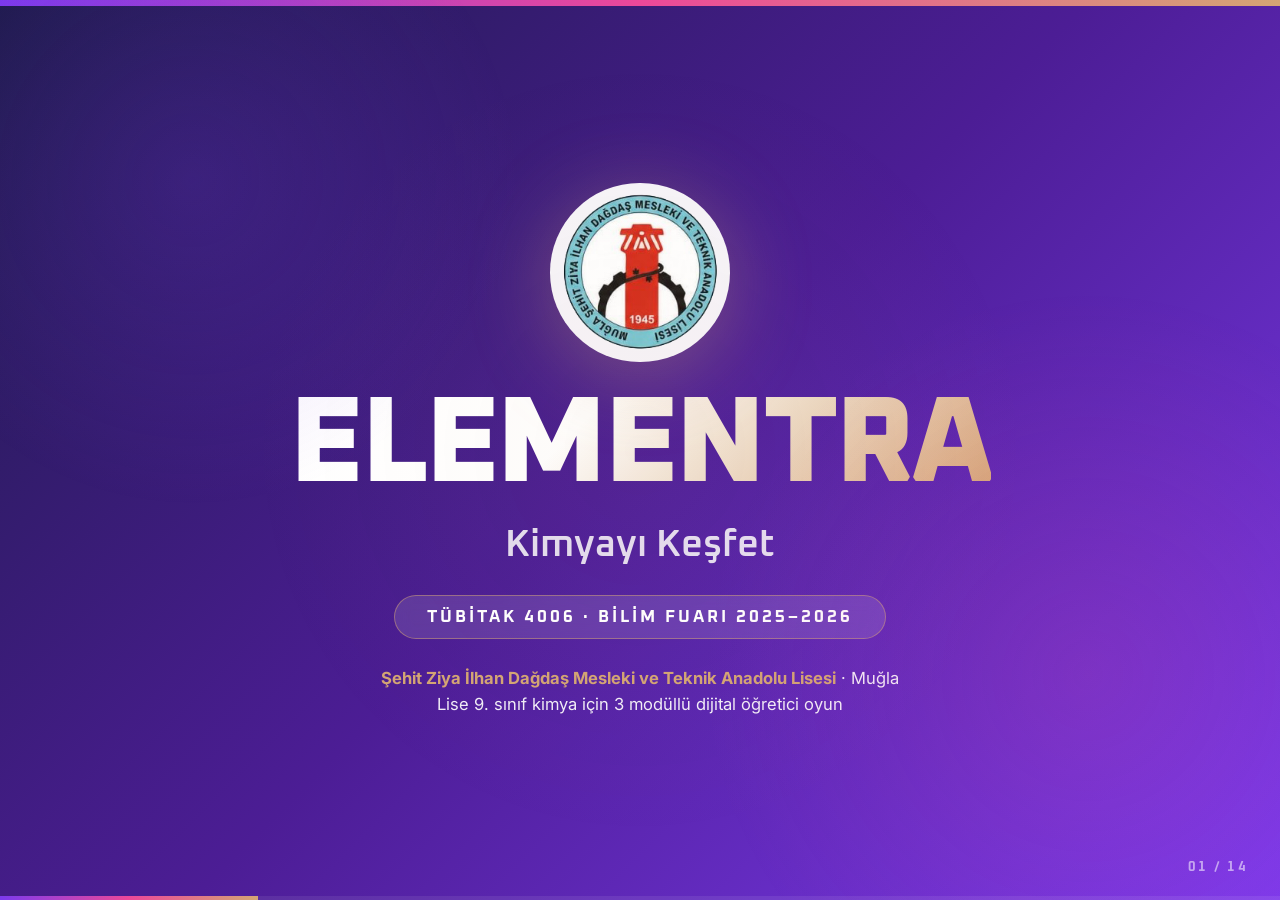
<file: sergi/sunum_sergi.html>
<!DOCTYPE html>
<html lang="tr">
<head>
    <meta charset="UTF-8">
    <title>ELEMENTRA — Sergi Sunumu</title>
    <link href="https://fonts.googleapis.com/css2?family=Inter:wght@400;500;600;700;800;900&family=Oxanium:wght@500;700;800&display=swap" rel="stylesheet">
    <style>
        * { margin: 0; padding: 0; box-sizing: border-box; }

        :root {
            --brand-primary:   #7C3AED;
            --brand-secondary: #EC4899;
            --brand-tertiary:  #A855F7;
            --accent-gold:     #D4A574;
            --accent-gold-soft: #E5BC8F;
            --color-success:   #10B981;
            --color-warning:   #F59E0B;
            --color-info:      #06B6D4;
            --color-error:     #EF4444;
            --text-primary:    #1E1B4B;
            --text-secondary:  #4B5563;
            --text-inverse:    #FFFFFF;
            --surface-0:       #FAF5FF;
            --surface-1:       #FFFFFF;
            --grad-brand:      linear-gradient(135deg, #7C3AED 0%, #EC4899 100%);
            --grad-night:      linear-gradient(135deg, #1E1B4B 0%, #4C1D95 50%, #7C3AED 100%);
            --grad-gold:       linear-gradient(135deg, #D4A574 0%, #EC4899 50%, #7C3AED 100%);
            --font-display:    'Oxanium', sans-serif;
            --font-body:       'Inter', system-ui, sans-serif;
        }

        html, body {
            width: 100vw;
            height: 100vh;
            overflow: hidden;
            background: #000;
            font-family: var(--font-body);
            color: var(--text-primary);
            -webkit-font-smoothing: antialiased;
            -moz-osx-font-smoothing: grayscale;
        }

        body {
            cursor: none;
        }

        /* ═══ Slide Container ═══ */
        .sunum {
            width: 100vw;
            height: 100vh;
            position: relative;
            overflow: hidden;
        }

        .slayt {
            position: absolute;
            inset: 0;
            display: flex;
            flex-direction: column;
            justify-content: center;
            align-items: center;
            padding: 6vh 8vw;
            opacity: 0;
            transform: scale(1.02);
            transition: opacity 0.7s ease, transform 0.7s ease;
            pointer-events: none;
        }

        .slayt.aktif {
            opacity: 1;
            transform: scale(1);
            pointer-events: auto;
        }

        /* ═══ Progress Bar ═══ */
        .progress-bar {
            position: fixed;
            bottom: 0;
            left: 0;
            right: 0;
            height: 4px;
            background: rgba(255, 255, 255, 0.08);
            z-index: 100;
        }

        .progress-fill {
            height: 100%;
            background: linear-gradient(90deg, #7C3AED, #EC4899, #D4A574);
            width: 0%;
            transition: width 100ms linear;
        }

        /* ═══ Slayt Numarası ═══ */
        .slayt-no {
            position: fixed;
            bottom: 24px;
            right: 32px;
            font-family: var(--font-display);
            font-weight: 700;
            font-size: 13px;
            letter-spacing: 0.18em;
            color: rgba(255, 255, 255, 0.55);
            z-index: 90;
            text-transform: uppercase;
        }

        .slayt:not(.slayt-koyu) ~ .slayt-no,
        body:has(.aktif:not(.slayt-koyu)) .slayt-no {
            color: rgba(30, 27, 75, 0.55);
        }

        /* ═══ Ortak Tipografi ═══ */
        h1, h2, h3 {
            font-family: var(--font-display);
        }

        .baslik-buyuk {
            font-family: var(--font-display);
            font-weight: 800;
            font-size: 9.5vw;
            line-height: 0.95;
            letter-spacing: -0.03em;
            background: var(--grad-brand);
            -webkit-background-clip: text;
            background-clip: text;
            -webkit-text-fill-color: transparent;
            color: transparent;
        }

        .baslik-orta {
            font-family: var(--font-display);
            font-weight: 800;
            font-size: 6vw;
            line-height: 1;
            letter-spacing: -0.025em;
            color: var(--text-primary);
            text-align: center;
        }

        .baslik-orta.koyu {
            color: #FFFFFF;
        }

        .alt-baslik {
            font-family: var(--font-display);
            font-weight: 600;
            font-size: 2.5vw;
            line-height: 1.2;
            color: var(--text-secondary);
            margin-top: 1.5vh;
            text-align: center;
        }

        .alt-baslik.koyu {
            color: rgba(255, 255, 255, 0.85);
        }

        .ust-etiket {
            font-family: var(--font-body);
            font-weight: 700;
            font-size: 1.3vw;
            letter-spacing: 0.32em;
            text-transform: uppercase;
            color: var(--brand-primary);
            margin-bottom: 3vh;
            display: inline-flex;
            align-items: center;
            gap: 12px;
        }

        .ust-etiket.koyu {
            color: var(--accent-gold);
        }

        .ust-etiket::before,
        .ust-etiket::after {
            content: '';
            display: block;
            width: 28px;
            height: 1.5px;
            background: linear-gradient(90deg, transparent, currentColor);
        }

        .ust-etiket::after {
            background: linear-gradient(90deg, currentColor, transparent);
        }

        .govde-metin {
            font-size: 1.7vw;
            line-height: 1.55;
            color: var(--text-secondary);
            max-width: 80vw;
            text-align: center;
            margin-top: 3vh;
        }

        .govde-metin.koyu {
            color: rgba(255, 255, 255, 0.92);
        }

        strong {
            color: var(--brand-primary);
            font-weight: 700;
        }

        .koyu strong, .slayt-koyu strong {
            color: var(--accent-gold);
        }

        /* ═══ KOYU SLAYT (Header/Title Slides) ═══ */
        .slayt-koyu {
            background: var(--grad-night);
            color: #FFFFFF;
        }

        .slayt-koyu::before {
            content: '';
            position: absolute;
            top: 0;
            left: 0;
            right: 0;
            height: 6px;
            background: linear-gradient(90deg, #7C3AED, #EC4899, #D4A574);
        }

        /* ═══ AÇIK SLAYT (Content Slides) ═══ */
        .slayt-acik {
            background: var(--surface-0);
        }

        .slayt-acik::before {
            content: '';
            position: absolute;
            top: 0;
            left: 0;
            right: 0;
            height: 6px;
            background: linear-gradient(90deg, #7C3AED, #EC4899, #D4A574);
        }

        /* ═══ Modül Kart Grid ═══ */
        .modul-grid {
            display: grid;
            grid-template-columns: repeat(3, 1fr);
            gap: 2vw;
            width: 88vw;
            margin-top: 5vh;
        }

        .modul-kart {
            background: rgba(255, 255, 255, 0.06);
            backdrop-filter: blur(12px);
            -webkit-backdrop-filter: blur(12px);
            border: 1px solid rgba(255, 255, 255, 0.15);
            border-radius: 24px;
            padding: 3.5vh 2.5vw;
            position: relative;
            overflow: hidden;
        }

        .modul-kart::before {
            content: '';
            position: absolute;
            top: 0;
            left: 0;
            right: 0;
            height: 4px;
            background: var(--modul-renk, var(--brand-primary));
        }

        .modul-kart-1 { --modul-renk: linear-gradient(90deg, #6366F1, #93C5FD); }
        .modul-kart-2 { --modul-renk: linear-gradient(90deg, #D97706, #FCD34D); }
        .modul-kart-3 { --modul-renk: linear-gradient(90deg, #10B981, #6EE7B7); }

        .modul-kart-no {
            font-family: var(--font-display);
            font-weight: 800;
            font-size: 5vw;
            line-height: 1;
            color: rgba(255, 255, 255, 0.12);
            margin-bottom: 1vh;
        }

        .modul-kart-baslik {
            font-family: var(--font-display);
            font-weight: 800;
            font-size: 2.2vw;
            color: #FFFFFF;
            margin-bottom: 2vh;
            letter-spacing: -0.01em;
        }

        .modul-kart-aciklama {
            font-size: 1.3vw;
            color: rgba(255, 255, 255, 0.88);
            line-height: 1.5;
        }

        /* ═══ Stat Kartları ═══ */
        .stat-grid {
            display: grid;
            grid-template-columns: repeat(2, 1fr);
            gap: 4vw;
            margin-top: 5vh;
            width: 70vw;
        }

        .stat-kart {
            background: linear-gradient(135deg, rgba(255,255,255,0.08), rgba(255,255,255,0.04));
            backdrop-filter: blur(12px);
            border: 1px solid rgba(212, 165, 116, 0.4);
            border-radius: 20px;
            padding: 5vh 3vw;
            text-align: center;
            border-top: 4px solid var(--accent-gold);
        }

        .stat-deger {
            font-family: var(--font-display);
            font-weight: 800;
            font-size: 7vw;
            line-height: 1;
            background: linear-gradient(135deg, #D4A574, #EC4899);
            -webkit-background-clip: text;
            background-clip: text;
            -webkit-text-fill-color: transparent;
            color: transparent;
            font-feature-settings: 'tnum';
            letter-spacing: -0.03em;
            margin-bottom: 1.5vh;
        }

        .stat-etiket {
            font-size: 1.3vw;
            color: rgba(255, 255, 255, 0.85);
            font-weight: 500;
            letter-spacing: 0.04em;
        }

        /* ═══ Zorluk Pillars ═══ */
        .zorluk-grid {
            display: grid;
            grid-template-columns: repeat(4, 1fr);
            gap: 2vw;
            margin-top: 5vh;
            width: 84vw;
        }

        .zorluk-pill {
            background: var(--surface-1);
            border: 2px solid;
            border-radius: 20px;
            padding: 4vh 2vw;
            text-align: center;
            position: relative;
            box-shadow: 0 8px 24px rgba(124, 58, 237, 0.08);
        }

        .zorluk-pill-1 { border-color: #10B981; }
        .zorluk-pill-2 { border-color: #06B6D4; }
        .zorluk-pill-3 { border-color: #F59E0B; }
        .zorluk-pill-4 { border-color: #EF4444; }

        .zorluk-no {
            font-family: var(--font-display);
            font-weight: 800;
            font-size: 2vw;
            line-height: 1;
            margin-bottom: 1.5vh;
        }
        .zorluk-pill-1 .zorluk-no { color: #047857; }
        .zorluk-pill-2 .zorluk-no { color: #0891B2; }
        .zorluk-pill-3 .zorluk-no { color: #B45309; }
        .zorluk-pill-4 .zorluk-no { color: #B91C1C; }

        .zorluk-ad {
            font-family: var(--font-display);
            font-weight: 800;
            font-size: 2.4vw;
            color: var(--text-primary);
            margin-bottom: 1vh;
        }

        .zorluk-detay {
            font-size: 1.1vw;
            color: var(--text-secondary);
            line-height: 1.4;
        }

        /* ═══ Modül Slayt 2-Sütun (gerçek screenshot + özellik) ═══ */
        .modul-2-sutun {
            display: grid;
            grid-template-columns: 1.35fr 1fr;
            gap: 3.5vw;
            width: 92vw;
            margin-top: 4vh;
            align-items: center;
        }

        .modul-ss {
            width: 100%;
            height: auto;
            max-height: 62vh;
            object-fit: contain;
            border-radius: 14px;
            box-shadow: 0 16px 40px rgba(124, 58, 237, 0.22);
            border: 1px solid rgba(124, 58, 237, 0.12);
            background: #FAF5FF;
        }

        .modul-ozellik-list {
            display: flex;
            flex-direction: column;
            gap: 2.5vh;
        }

        .modul-ozellik-list .ozellik-item {
            display: flex;
            align-items: flex-start;
            gap: 1.2vw;
        }

        .modul-ozellik-list .ozellik-ikon {
            font-size: 2.3vw;
            line-height: 1;
            flex-shrink: 0;
        }

        .modul-ozellik-list h4 {
            font-family: var(--font-display);
            font-weight: 700;
            font-size: 1.5vw;
            color: var(--text-primary);
            margin-bottom: 0.4vh;
        }

        .modul-ozellik-list p {
            font-size: 1.05vw;
            color: var(--text-secondary);
            line-height: 1.4;
        }

        /* ═══ Ana Ekran Önizleme Slaytı ═══ */
        .anaekran-ss {
            width: 78vw;
            height: auto;
            max-height: 65vh;
            object-fit: contain;
            border-radius: 18px;
            box-shadow: 0 20px 56px rgba(124, 58, 237, 0.28);
            border: 1px solid rgba(124, 58, 237, 0.15);
            margin-top: 2vh;
            background: #FAF5FF;
        }

        /* ═══ Özellik Liste (orijinal — diğer slaytlar) ═══ */
        .ozellik-grid {
            display: grid;
            grid-template-columns: repeat(2, 1fr);
            gap: 3vh 5vw;
            margin-top: 5vh;
            width: 80vw;
        }

        .ozellik-item {
            display: flex;
            align-items: flex-start;
            gap: 1.5vw;
        }

        .ozellik-ikon {
            font-size: 3vw;
            line-height: 1;
            flex-shrink: 0;
        }

        .ozellik-icerik h4 {
            font-family: var(--font-display);
            font-weight: 700;
            font-size: 1.8vw;
            color: var(--text-primary);
            margin-bottom: 0.5vh;
        }

        .ozellik-icerik p {
            font-size: 1.2vw;
            color: var(--text-secondary);
            line-height: 1.4;
        }

        /* ═══ MEB Kazanım Tablosu ═══ */
        .kazanim-tablo {
            margin-top: 5vh;
            width: 70vw;
            border-collapse: collapse;
        }

        .kazanim-tablo tr {
            border-bottom: 1px solid rgba(124, 58, 237, 0.18);
        }

        .kazanim-tablo tr:last-child { border-bottom: none; }

        .kazanim-tablo td {
            padding: 2vh 2vw;
            font-size: 1.5vw;
            color: var(--text-primary);
        }

        .kazanim-tablo td:first-child {
            font-family: var(--font-display);
            font-weight: 800;
            color: var(--brand-primary);
            width: 22%;
            font-feature-settings: 'tnum';
        }

        /* ═══ Ekip Kartları ═══ */
        .ekip-grid {
            display: grid;
            grid-template-columns: repeat(3, 1fr);
            gap: 3vw;
            margin-top: 5vh;
            width: 80vw;
        }

        .ekip-kart {
            background: rgba(255, 255, 255, 0.08);
            backdrop-filter: blur(12px);
            border: 1px solid rgba(255, 255, 255, 0.18);
            border-radius: 24px;
            padding: 5vh 2.5vw;
            text-align: center;
            position: relative;
        }

        .ekip-kart::before {
            content: '';
            position: absolute;
            top: 0;
            left: 50%;
            transform: translateX(-50%);
            width: 60%;
            height: 3px;
            background: linear-gradient(90deg, transparent, var(--accent-gold), transparent);
        }

        .ekip-rol {
            font-family: var(--font-body);
            font-weight: 700;
            font-size: 1.1vw;
            letter-spacing: 0.22em;
            text-transform: uppercase;
            color: var(--accent-gold);
            margin-bottom: 1.5vh;
        }

        .ekip-ad {
            font-family: var(--font-display);
            font-weight: 800;
            font-size: 2.3vw;
            color: #FFFFFF;
            letter-spacing: -0.01em;
            line-height: 1.1;
        }

        /* ═══ Logo Görsel ═══ */
        .kapak-logo {
            width: 14vw;
            height: 14vw;
            object-fit: contain;
            margin-bottom: 3vh;
            filter: drop-shadow(0 8px 24px rgba(212, 165, 116, 0.3));
        }

        /* ═══ Atom SVG (artık kullanılmıyor — okul logosu) ═══ */
        .atom-svg {
            width: 12vw;
            height: 12vw;
            margin-bottom: 3vh;
            filter: drop-shadow(0 8px 32px rgba(124, 58, 237, 0.4));
        }

        /* ═══ Slayt 1 Kapak — Okul Logosu ═══ */
        .kapak-okul-logo {
            width: 14vw;
            height: 14vw;
            object-fit: contain;
            margin-bottom: 3vh;
            background: rgba(255, 255, 255, 0.95);
            border-radius: 50%;
            padding: 0.8vw;
            filter: drop-shadow(0 12px 40px rgba(212, 165, 116, 0.35));
        }

        /* ═══ Okul Marka — Tüm Slaytlarda Alt Sol Köşe ═══ */
        .okul-marka {
            position: fixed;
            bottom: 28px;
            left: 32px;
            z-index: 95;
            display: flex;
            align-items: center;
            gap: 16px;
            background: rgba(255, 255, 255, 0.10);
            backdrop-filter: blur(14px);
            -webkit-backdrop-filter: blur(14px);
            border: 1px solid rgba(255, 255, 255, 0.22);
            border-radius: 999px;
            padding: 10px 28px 10px 10px;
            box-shadow: 0 6px 20px rgba(0, 0, 0, 0.12);
            transition: opacity 0.4s ease;
            white-space: nowrap;
        }

        .okul-marka img {
            width: 56px;
            height: 56px;
            border-radius: 50%;
            background: #FFFFFF;
            padding: 4px;
            object-fit: contain;
            box-shadow: 0 2px 8px rgba(0, 0, 0, 0.10);
            flex-shrink: 0;
        }

        .okul-marka span {
            font-family: var(--font-display);
            font-weight: 700;
            font-size: 17px;
            letter-spacing: 0.01em;
            color: #FFFFFF;
            line-height: 1;
            white-space: nowrap;
        }

        .okul-marka .ayrac {
            opacity: 0.55;
            margin: 0 10px;
            font-weight: 600;
        }

        /* Açık slayt aktifken metin rengi koyu */
        body:has(.aktif.slayt-acik) .okul-marka {
            background: rgba(255, 255, 255, 0.75);
            border-color: rgba(124, 58, 237, 0.20);
            box-shadow: 0 6px 20px rgba(124, 58, 237, 0.12);
        }

        body:has(.aktif.slayt-acik) .okul-marka span {
            color: rgba(30, 27, 75, 0.92);
        }

        /* Kapak slaytında okul markası gizli (logo zaten büyük) */
        body:has(.aktif[data-slayt="1"]) .okul-marka {
            opacity: 0;
            pointer-events: none;
        }

        /* ═══ Pill Chip ═══ */
        .pill {
            display: inline-block;
            padding: 1.2vh 2.5vw;
            background: rgba(255, 255, 255, 0.12);
            border: 1px solid rgba(212, 165, 116, 0.5);
            border-radius: 999px;
            font-family: var(--font-display);
            font-weight: 700;
            font-size: 1.3vw;
            letter-spacing: 0.18em;
            text-transform: uppercase;
            color: #FFFFFF;
            margin-top: 3vh;
            backdrop-filter: blur(8px);
        }

        .pill.acik {
            background: rgba(124, 58, 237, 0.06);
            border-color: rgba(124, 58, 237, 0.25);
            color: var(--brand-primary);
        }

        /* ═══ QR Slayt ═══ */
        .qr-blok {
            display: flex;
            align-items: center;
            gap: 5vw;
            margin-top: 4vh;
        }

        .qr-img {
            width: 28vh;
            height: 28vh;
            background: #FFFFFF;
            border-radius: 16px;
            padding: 2vh;
            box-shadow: 0 16px 48px rgba(212, 165, 116, 0.35);
        }

        .qr-img img {
            width: 100%;
            height: 100%;
            object-fit: contain;
        }

        .qr-icerik {
            text-align: left;
        }

        .qr-icerik h3 {
            font-family: var(--font-display);
            font-weight: 800;
            font-size: 3.5vw;
            color: #FFFFFF;
            margin-bottom: 2vh;
            line-height: 1;
        }

        .qr-icerik .qr-url-text {
            display: inline-block;
            background: rgba(255, 255, 255, 0.15);
            border: 1px solid rgba(212, 165, 116, 0.4);
            padding: 1.5vh 2vw;
            border-radius: 999px;
            font-family: var(--font-display);
            font-weight: 700;
            font-size: 1.6vw;
            color: #FFFFFF;
            margin-bottom: 2vh;
            letter-spacing: 0.04em;
        }

        .qr-icerik p {
            font-size: 1.4vw;
            color: rgba(255, 255, 255, 0.85);
            line-height: 1.5;
        }

        /* ═══ Cursor visible on hover ═══ */
        body:hover { cursor: default; }

        /* ═══ Subtle dekoratif noktalar ═══ */
        .slayt-koyu::after {
            content: '';
            position: absolute;
            inset: 0;
            background:
                radial-gradient(circle at 15% 20%, rgba(124, 58, 237, 0.18), transparent 25%),
                radial-gradient(circle at 85% 75%, rgba(236, 72, 153, 0.15), transparent 30%),
                radial-gradient(circle at 50% 50%, rgba(212, 165, 116, 0.05), transparent 50%);
            pointer-events: none;
        }

        /* ═══════════════════════════════════════════════════
           @media print — PDF export (16:9, her slayt ayrı sayfa)
           ═══════════════════════════════════════════════════ */
        @media print {
            @page {
                size: 297mm 167mm;
                margin: 0;
            }

            html, body {
                width: 297mm;
                height: 167mm;
                overflow: visible;
                background: #FFFFFF;
            }

            body { cursor: default; }

            .sunum {
                width: 297mm !important;
                height: auto !important;
                position: static !important;
                overflow: visible !important;
                display: block !important;
            }

            .slayt {
                position: relative !important;
                inset: auto !important;
                width: 297mm;
                height: 167mm;
                opacity: 1 !important;
                transform: none !important;
                page-break-after: always !important;
                break-after: page !important;
                display: flex !important;
                overflow: hidden;
                -webkit-print-color-adjust: exact;
                print-color-adjust: exact;
            }

            .slayt:last-child {
                page-break-after: auto;
            }

            .progress-bar,
            .slayt-no {
                display: none !important;
            }

            /* Tüm gradient ve bg renkleri print'te koru */
            .slayt-koyu,
            .slayt-acik,
            .modul-kart,
            .stat-kart,
            .zorluk-pill,
            .ekip-kart,
            .pill,
            .qr-img {
                -webkit-print-color-adjust: exact !important;
                print-color-adjust: exact !important;
            }
        }
    </style>
</head>
<body>

    <main class="sunum">

        <!-- ════════════════════════════════════════ -->
        <!--  SLAYT 1 — KAPAK                        -->
        <!-- ════════════════════════════════════════ -->
        <section class="slayt slayt-koyu aktif" data-slayt="1">
            <img class="kapak-okul-logo" src="logo_okul.png" alt="Şehit Ziya İlhan Dağdaş MTAL logosu">
            <h1 class="baslik-buyuk" style="background: linear-gradient(135deg, #FFFFFF 0%, #FFFFFF 40%, #D4A574 100%); -webkit-background-clip: text; background-clip: text; -webkit-text-fill-color: transparent;">ELEMENTRA</h1>
            <p class="alt-baslik koyu" style="font-size: 3vw; margin-top: 2vh;">Kimyayı Keşfet</p>
            <div class="pill">TÜBİTAK 4006 · BİLİM FUARI 2025–2026</div>
            <p class="govde-metin koyu" style="margin-top: 3vh; font-size: 1.3vw; max-width: 60vw;">
                <strong>Şehit Ziya İlhan Dağdaş Mesleki ve Teknik Anadolu Lisesi</strong> · Muğla<br>
                Lise 9. sınıf kimya için 3 modüllü dijital öğretici oyun
            </p>
        </section>

        <!-- ════════════════════════════════════════ -->
        <!--  SLAYT 2 — PROBLEM                      -->
        <!-- ════════════════════════════════════════ -->
        <section class="slayt slayt-acik" data-slayt="2">
            <div class="ust-etiket">Problem</div>
            <h2 class="baslik-orta">Kimya<br><span style="background: var(--grad-brand); -webkit-background-clip: text; background-clip: text; -webkit-text-fill-color: transparent;">Ezberle Öğrenilmiyor.</span></h2>
            <p class="govde-metin">
                Periyodik tablo, atom sembolleri, kimyasal formüller — geleneksel yöntemlerle
                ezberlenince <strong>kısa sürede unutuluyor</strong>. Öğrenciler motivasyonunu
                kaybediyor, ders soyut kalıyor.
            </p>
            <div class="stat-grid" style="margin-top: 6vh; width: 70vw;">
                <div class="zorluk-pill zorluk-pill-4">
                    <div class="zorluk-ad" style="color: #B91C1C;">%62</div>
                    <div class="zorluk-detay">Lise öğrencisi kimyayı "zor" buluyor</div>
                </div>
                <div class="zorluk-pill zorluk-pill-3">
                    <div class="zorluk-ad" style="color: #B45309;">2 hafta</div>
                    <div class="zorluk-detay">Ezbere bilgi unutma süresi</div>
                </div>
            </div>
        </section>

        <!-- ════════════════════════════════════════ -->
        <!--  SLAYT 3 — ÇÖZÜM (Tanıtım)              -->
        <!-- ════════════════════════════════════════ -->
        <section class="slayt slayt-koyu" data-slayt="3">
            <div class="ust-etiket koyu">Çözüm</div>
            <h2 class="baslik-orta koyu" style="font-size: 7.5vw;">ELEMENTRA</h2>
            <p class="alt-baslik koyu" style="font-size: 2.2vw; margin-top: 1vh;">Oyun Temelli Öğrenme</p>
            <p class="govde-metin koyu" style="margin-top: 5vh; max-width: 70vw;">
                3 modül × 4 zorluk = <strong>12 farklı oyun deneyimi</strong>.
                <strong>36 element + 24 bileşik</strong>. Tarayıcıda anında çalışır —
                indirme gerekmez. Klavye + dokunmatik + her cihaz.
            </p>
            <div class="pill" style="margin-top: 5vh;">VANİLLA HTML · CSS · JAVASCRIPT</div>
        </section>

        <!-- ════════════════════════════════════════ -->
        <!--  SLAYT 4 — OYUN ANA EKRAN (gerçek önizleme) -->
        <!-- ════════════════════════════════════════ -->
        <section class="slayt slayt-acik" data-slayt="4">
            <div class="ust-etiket">Canlı Önizleme</div>
            <h2 class="baslik-orta">Oyun Ana Ekran</h2>
            <img class="anaekran-ss" src="screenshots/01_anaekran.png" alt="ELEMENTRA ana ekran — 3 modül kartı">
            <p class="alt-baslik" style="font-size: 1.3vw; margin-top: 2vh; opacity: 0.8;">
                Tarayıcıda anında çalışır · 3 modül kartı seç → oyna
            </p>
        </section>

        <!-- ════════════════════════════════════════ -->
        <!--  SLAYT 5 — 3 MODÜL OVERVIEW             -->
        <!-- ════════════════════════════════════════ -->
        <section class="slayt slayt-koyu" data-slayt="5">
            <div class="ust-etiket koyu">3 Modül · 3 Yaklaşım</div>
            <h2 class="baslik-orta koyu">Üç Farklı Pedagojik Yöntem</h2>
            <div class="modul-grid">
                <div class="modul-kart modul-kart-1">
                    <div class="modul-kart-no">01</div>
                    <h3 class="modul-kart-baslik">Element Avı</h3>
                    <p class="modul-kart-aciklama">Periyodik tabloda 36 elementi tıkla-bul. 4 farklı soru tipi.</p>
                </div>
                <div class="modul-kart modul-kart-2">
                    <div class="modul-kart-no">02</div>
                    <h3 class="modul-kart-baslik">Sembol Eşleştirme</h3>
                    <p class="modul-kart-aciklama">Memory mekaniğiyle ad ↔ sembol. Latince köken bonusu.</p>
                </div>
                <div class="modul-kart modul-kart-3">
                    <div class="modul-kart-no">03</div>
                    <h3 class="modul-kart-baslik">Formül Yapboz</h3>
                    <p class="modul-kart-aciklama">Atomları birleştir, 24 bileşik kur. Pedagojik geri bildirim.</p>
                </div>
            </div>
        </section>

        <!-- ════════════════════════════════════════ -->
        <!--  SLAYT 6 — MODÜL 1: ELEMENT AVI (gerçek SS) -->
        <!-- ════════════════════════════════════════ -->
        <section class="slayt slayt-acik" data-slayt="6">
            <div class="ust-etiket">01 · Modül 1</div>
            <h2 class="baslik-orta" style="background: linear-gradient(135deg, #6366F1, #93C5FD); -webkit-background-clip: text; background-clip: text; -webkit-text-fill-color: transparent;">Element Avı</h2>
            <div class="modul-2-sutun">
                <img class="modul-ss" src="screenshots/02_element_avi.png" alt="Element Avı gerçek oyun ekranı">
                <div class="modul-ozellik-list">
                    <div class="ozellik-item">
                        <div class="ozellik-ikon">🔍</div>
                        <div class="ozellik-icerik">
                            <h4>36 Element Veritabanı</h4>
                            <p>Hidrojen'den Kurşun'a tam liste</p>
                        </div>
                    </div>
                    <div class="ozellik-item">
                        <div class="ozellik-ikon">🎯</div>
                        <div class="ozellik-icerik">
                            <h4>4 Soru Tipi</h4>
                            <p>Ad · Atom no · Yaygın ad · Kategori</p>
                        </div>
                    </div>
                    <div class="ozellik-item">
                        <div class="ozellik-ikon">⏱️</div>
                        <div class="ozellik-icerik">
                            <h4>4 Zorluk Seviyesi</h4>
                            <p>Kolay (60sn) → Uzman (10sn/soru)</p>
                        </div>
                    </div>
                    <div class="ozellik-item">
                        <div class="ozellik-ikon">🏆</div>
                        <div class="ozellik-icerik">
                            <h4>Rozet Sistemi</h4>
                            <p>İlk Adım · Periyot Ustası · Mükemmellik</p>
                        </div>
                    </div>
                </div>
            </div>
        </section>

        <!-- ════════════════════════════════════════ -->
        <!--  SLAYT 7 — MODÜL 2: SEMBOL (gerçek SS) -->
        <!-- ════════════════════════════════════════ -->
        <section class="slayt slayt-acik" data-slayt="7">
            <div class="ust-etiket" style="color: #B45309;">02 · Modül 2</div>
            <h2 class="baslik-orta" style="background: linear-gradient(135deg, #D97706, #FCD34D); -webkit-background-clip: text; background-clip: text; -webkit-text-fill-color: transparent;">Sembol Eşleştirme</h2>
            <div class="modul-2-sutun">
                <img class="modul-ss" src="screenshots/03_sembol_eslestirme.png" alt="Sembol Eşleştirme gerçek oyun ekranı">
                <div class="modul-ozellik-list">
                    <div class="ozellik-item">
                        <div class="ozellik-ikon">🃏</div>
                        <div class="ozellik-icerik">
                            <h4>Memory Mekaniği</h4>
                            <p>Klasik kart çevirme oyunuyla eşle</p>
                        </div>
                    </div>
                    <div class="ozellik-item">
                        <div class="ozellik-ikon">🏛️</div>
                        <div class="ozellik-icerik">
                            <h4>Latince Köken Bonusu</h4>
                            <p>Na = Natrium · K = Kalium · Fe = Ferrum</p>
                        </div>
                    </div>
                    <div class="ozellik-item">
                        <div class="ozellik-ikon">🎴</div>
                        <div class="ozellik-icerik">
                            <h4>6'dan 24 Çifte</h4>
                            <p>Kolay: 6 çift · Uzman: 24 çift</p>
                        </div>
                    </div>
                    <div class="ozellik-item">
                        <div class="ozellik-ikon">⚡</div>
                        <div class="ozellik-icerik">
                            <h4>Combo Sistemi</h4>
                            <p>Üst üste doğru eşleşmelerde bonus</p>
                        </div>
                    </div>
                </div>
            </div>
        </section>

        <!-- ════════════════════════════════════════ -->
        <!--  SLAYT 8 — MODÜL 3: FORMÜL (gerçek SS) -->
        <!-- ════════════════════════════════════════ -->
        <section class="slayt slayt-acik" data-slayt="8">
            <div class="ust-etiket" style="color: #047857;">03 · Modül 3</div>
            <h2 class="baslik-orta" style="background: linear-gradient(135deg, #10B981, #6EE7B7); -webkit-background-clip: text; background-clip: text; -webkit-text-fill-color: transparent;">Formül Yapboz</h2>
            <div class="modul-2-sutun">
                <img class="modul-ss" src="screenshots/04_formul_yapboz.png" alt="Formül Yapboz gerçek oyun ekranı">
                <div class="modul-ozellik-list">
                    <div class="ozellik-item">
                        <div class="ozellik-ikon">🧪</div>
                        <div class="ozellik-icerik">
                            <h4>24 Bileşik</h4>
                            <p>H₂O · CO₂ · NaCl · H₂SO₄ · NaOH...</p>
                        </div>
                    </div>
                    <div class="ozellik-item">
                        <div class="ozellik-ikon">⚛️</div>
                        <div class="ozellik-icerik">
                            <h4>Atom Paletinden Seç</h4>
                            <p>Doğru element + doğru oran</p>
                        </div>
                    </div>
                    <div class="ozellik-item">
                        <div class="ozellik-ikon">💡</div>
                        <div class="ozellik-icerik">
                            <h4>Pedagojik Geri Bildirim</h4>
                            <p>"Eksik 2 H atomu var" / "Fazla O"</p>
                        </div>
                    </div>
                    <div class="ozellik-item">
                        <div class="ozellik-ikon">📖</div>
                        <div class="ozellik-icerik">
                            <h4>Bağlam Kartı</h4>
                            <p>Her bileşik için kullanım alanı + örnek</p>
                        </div>
                    </div>
                </div>
            </div>
        </section>

        <!-- ════════════════════════════════════════ -->
        <!--  SLAYT 8 — ZORLUK SEVİYELERİ            -->
        <!-- ════════════════════════════════════════ -->
        <section class="slayt slayt-acik" data-slayt="8">
            <div class="ust-etiket">Zorluk Sistemi</div>
            <h2 class="baslik-orta">4 Seviye · Kademeli<br><span style="background: var(--grad-brand); -webkit-background-clip: text; background-clip: text; -webkit-text-fill-color: transparent;">Yetkinlik Gelişimi</span></h2>
            <div class="zorluk-grid">
                <div class="zorluk-pill zorluk-pill-1">
                    <div class="zorluk-no">01</div>
                    <div class="zorluk-ad">Kolay</div>
                    <div class="zorluk-detay">İpucu açık<br>Süre yok</div>
                </div>
                <div class="zorluk-pill zorluk-pill-2">
                    <div class="zorluk-no">02</div>
                    <div class="zorluk-ad">Orta</div>
                    <div class="zorluk-detay">Az ipucu<br>Soft süre</div>
                </div>
                <div class="zorluk-pill zorluk-pill-3">
                    <div class="zorluk-no">03</div>
                    <div class="zorluk-ad">Zor</div>
                    <div class="zorluk-detay">İpucu kısıt<br>Süre baskısı</div>
                </div>
                <div class="zorluk-pill zorluk-pill-4">
                    <div class="zorluk-no">04</div>
                    <div class="zorluk-ad">Uzman</div>
                    <div class="zorluk-detay">İpucu yok<br>Yanıltıcı tuzak</div>
                </div>
            </div>
        </section>

        <!-- ════════════════════════════════════════ -->
        <!--  SLAYT 9 — KANIT (+38% / 2.4×)          -->
        <!-- ════════════════════════════════════════ -->
        <section class="slayt slayt-koyu" data-slayt="9">
            <div class="ust-etiket koyu">Kanıt-Temelli Pedagoji</div>
            <h2 class="baslik-orta koyu">Oyun Temelli Öğrenme<br>Klasik Ezberden <span style="color: var(--accent-gold);">Çok Üstün</span></h2>
            <div class="stat-grid">
                <div class="stat-kart">
                    <div class="stat-deger">+38%</div>
                    <div class="stat-etiket">Motivasyon Artışı<br>(Hu, 2022)</div>
                </div>
                <div class="stat-kart">
                    <div class="stat-deger">2.4×</div>
                    <div class="stat-etiket">Bilgi Kalıcılığı<br>(Snakeleev Project)</div>
                </div>
            </div>
            <p class="govde-metin koyu" style="margin-top: 5vh; font-size: 1.5vw; max-width: 70vw;">
                <strong>Spaced repetition</strong> + <strong>anında geri bildirim</strong> +
                <strong>yetkinlik-tabanlı ilerleme</strong> ilkeleri üzerine kurulu.
            </p>
        </section>

        <!-- ════════════════════════════════════════ -->
        <!--  SLAYT 10 — YANSITMA + 20 BAŞARIM       -->
        <!-- ════════════════════════════════════════ -->
        <section class="slayt slayt-acik" data-slayt="10">
            <div class="ust-etiket">Öz Değerlendirme</div>
            <h2 class="baslik-orta">Yansıtma Anı &<br><span style="background: var(--grad-brand); -webkit-background-clip: text; background-clip: text; -webkit-text-fill-color: transparent;">20 Başarım Sistemi</span></h2>
            <div class="ozellik-grid" style="margin-top: 6vh;">
                <div class="ozellik-item">
                    <div class="ozellik-ikon">🪞</div>
                    <div class="ozellik-icerik">
                        <h4>Yansıtma Kartı</h4>
                        <p>Oyun sonu en sık karıştırılan elementler</p>
                    </div>
                </div>
                <div class="ozellik-item">
                    <div class="ozellik-ikon">⭐</div>
                    <div class="ozellik-icerik">
                        <h4>Yıldız Matrisi</h4>
                        <p>3 modül × 4 zorluk = 12 hücreli profil</p>
                    </div>
                </div>
                <div class="ozellik-item">
                    <div class="ozellik-ikon">🏅</div>
                    <div class="ozellik-icerik">
                        <h4>20 Rozet</h4>
                        <p>İlk Adım, Hızlı Kimyacı, Doğa Dostu...</p>
                    </div>
                </div>
                <div class="ozellik-item">
                    <div class="ozellik-ikon">📊</div>
                    <div class="ozellik-icerik">
                        <h4>Mini Ansiklopedi</h4>
                        <p>36 element + 24 bileşik referans kartları</p>
                    </div>
                </div>
            </div>
        </section>

        <!-- ════════════════════════════════════════ -->
        <!--  SLAYT 11 — MEB UYUM + TEKNOLOJİ        -->
        <!-- ════════════════════════════════════════ -->
        <section class="slayt slayt-acik" data-slayt="11">
            <div class="ust-etiket">MEB Kazanımları</div>
            <h2 class="baslik-orta">9. Sınıf Kimya<br><span style="background: var(--grad-brand); -webkit-background-clip: text; background-clip: text; -webkit-text-fill-color: transparent;">Müfredat Uyumlu</span></h2>
            <table class="kazanim-tablo">
                <tr>
                    <td>9.2.3.3</td>
                    <td>Periyodik tablonun yapısı</td>
                </tr>
                <tr>
                    <td>9.2.3.4</td>
                    <td>Element kategorileri</td>
                </tr>
                <tr>
                    <td>9.3.2.1</td>
                    <td>Bileşik adlandırma</td>
                </tr>
                <tr>
                    <td>9.3.2.2</td>
                    <td>Kimyasal formül yazımı</td>
                </tr>
            </table>
            <div class="pill acik" style="margin-top: 4vh;">MEB Kimya 9. Sınıf · 2018 Reformu</div>
        </section>

        <!-- ════════════════════════════════════════ -->
        <!--  SLAYT 12 — EKİP                        -->
        <!-- ════════════════════════════════════════ -->
        <section class="slayt slayt-koyu" data-slayt="12">
            <div class="ust-etiket koyu">Proje Ekibi</div>
            <h2 class="baslik-orta koyu">Bilişim Teknolojileri Alanı</h2>
            <p class="alt-baslik koyu" style="font-size: 1.6vw; margin-top: 1vh;">Şehit Ziya İlhan Dağdaş MTAL · Muğla</p>
            <div class="ekip-grid">
                <div class="ekip-kart">
                    <div class="ekip-rol">Öğrenci</div>
                    <div class="ekip-ad">Mert Ege<br>KAHRAMAN</div>
                </div>
                <div class="ekip-kart">
                    <div class="ekip-rol">Öğrenci</div>
                    <div class="ekip-ad">Hüseyin Efe<br>BALCI</div>
                </div>
                <div class="ekip-kart">
                    <div class="ekip-rol">Danışman</div>
                    <div class="ekip-ad">Abdullah<br>ÖSELMİŞ</div>
                </div>
            </div>
        </section>

        <!-- ════════════════════════════════════════ -->
        <!--  SLAYT 13 — CTA / QR                    -->
        <!-- ════════════════════════════════════════ -->
        <section class="slayt slayt-koyu" data-slayt="13">
            <div class="ust-etiket koyu">Şimdi Keşfet</div>
            <h2 class="baslik-orta koyu" style="font-size: 5vw;">Şimdi Telefonunda Aç</h2>
            <p class="alt-baslik koyu" style="font-size: 1.6vw; margin-top: 1vh; opacity: 0.9;">Sergi sırasında ve sonrasında</p>
            <div class="qr-blok">
                <div class="qr-img">
                    <img src="qr.png" alt="QR kodu — Elementra'yı telefonda oyna">
                </div>
                <div class="qr-icerik">
                    <h3>QR'ı Tara, Aç</h3>
                    <div class="qr-url-text">abosyaz.github.io/elementra</div>
                    <p>
                        Kurulum gerekmez<br>
                        Klavye + dokunmatik<br>
                        <strong>PC · Telefon · Tablet</strong>
                    </p>
                </div>
            </div>
        </section>

    </main>

    <!-- Okul Marka — Tüm slaytlarda görünür (kapak hariç) -->
    <aside class="okul-marka" aria-label="Proje okulu">
        <img src="logo_okul.png" alt="Şehit Ziya İlhan Dağdaş Mesleki ve Teknik Anadolu Lisesi">
        <span>Şehit Ziya İlhan Dağdaş Mesleki ve Teknik Anadolu Lisesi<span class="ayrac">—</span>Bilişim Teknolojileri Alanı</span>
    </aside>

    <!-- Progress Bar -->
    <div class="progress-bar">
        <div class="progress-fill" id="progress"></div>
    </div>

    <!-- Slayt Numarası -->
    <div class="slayt-no"><span id="aktifNo">01</span> / <span id="toplamNo">13</span></div>

    <script>
        (function() {
            const slaytlar = document.querySelectorAll('.slayt');
            const progress = document.getElementById('progress');
            const aktifNoEl = document.getElementById('aktifNo');
            const toplamNoEl = document.getElementById('toplamNo');
            const SLAYT_SURESI = 9000; // 9 saniye per slayt
            let aktifIndex = 0;
            let zamanlayici;
            let baslangic;

            toplamNoEl.textContent = String(slaytlar.length).padStart(2, '0');

            function slaytGoster(index) {
                slaytlar.forEach((s, i) => s.classList.toggle('aktif', i === index));
                aktifNoEl.textContent = String(index + 1).padStart(2, '0');
                aktifIndex = index;
                baslangic = Date.now();
                progress.style.width = '0%';
            }

            function progressGuncelle() {
                if (!baslangic) return;
                const gecen = Date.now() - baslangic;
                const oran = Math.min(100, (gecen / SLAYT_SURESI) * 100);
                progress.style.width = oran + '%';
                if (oran < 100) requestAnimationFrame(progressGuncelle);
            }

            function ileri() {
                slaytGoster((aktifIndex + 1) % slaytlar.length);
                requestAnimationFrame(progressGuncelle);
            }

            function geri() {
                slaytGoster((aktifIndex - 1 + slaytlar.length) % slaytlar.length);
                requestAnimationFrame(progressGuncelle);
            }

            function otomatik() {
                clearInterval(zamanlayici);
                zamanlayici = setInterval(ileri, SLAYT_SURESI);
            }

            // Başlat — URL ?slayt=N parametresi varsa o slayta git ve auto durdur
            const params = new URLSearchParams(window.location.search);
            const initSlayt = parseInt(params.get('slayt') || '0', 10);
            const validInit = (initSlayt >= 0 && initSlayt < slaytlar.length) ? initSlayt : 0;
            slaytGoster(validInit);
            requestAnimationFrame(progressGuncelle);
            if (params.has('slayt')) {
                // Statik mod (screenshot için): auto-advance kapalı
            } else {
                otomatik();
            }

            // Klavye
            document.addEventListener('keydown', (e) => {
                if (e.key === 'ArrowRight' || e.key === ' ') { ileri(); otomatik(); }
                else if (e.key === 'ArrowLeft') { geri(); otomatik(); }
                else if (e.key === 'r' || e.key === 'R') { slaytGoster(0); otomatik(); }
                else if (e.key === 'f' || e.key === 'F') {
                    if (!document.fullscreenElement) document.documentElement.requestFullscreen();
                    else document.exitFullscreen();
                }
            });

            // Tıklama: ileri
            document.addEventListener('click', () => { ileri(); otomatik(); });
        })();
    </script>
</body>
</html>
</file>
